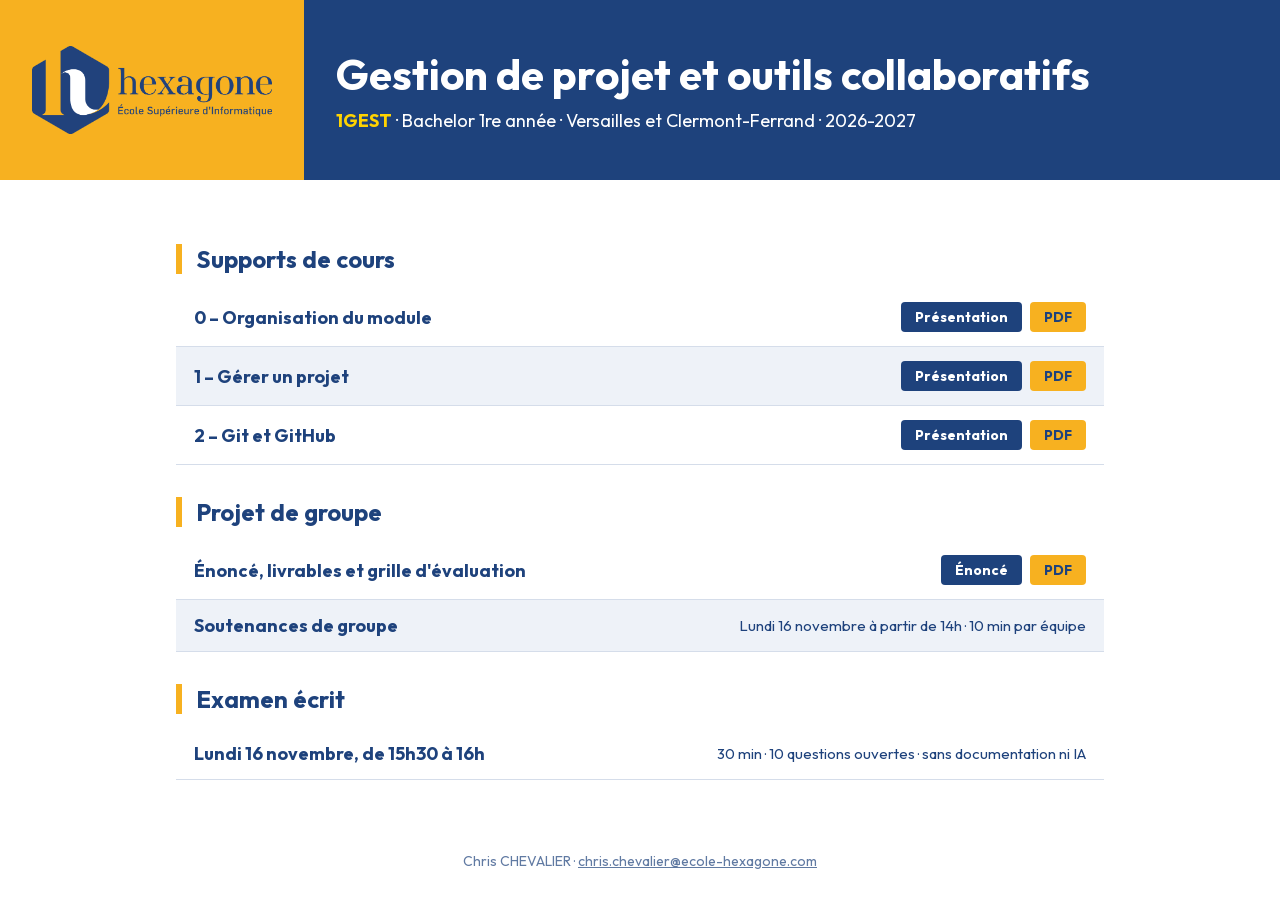
<file: index.html>
<!doctype html>
<html lang="fr">
<head>
  <meta charset="utf-8">
  <meta name="viewport" content="width=device-width, initial-scale=1">
  <title>1GEST – Gestion de projet et outils collaboratifs</title>
  <link rel="stylesheet" href="assets/fonts/outfit.css">
  <style>
    :root { --marine: #1E427C; --ambre: #F7B120; --jaune: #FFD301; --gris-clair: #EEF2F8; }
    * { box-sizing: border-box; }
    body { margin: 0; font-family: "Outfit", Arial, "Helvetica Neue", Helvetica, sans-serif; color: var(--marine); background: #fff; }
    header { background: var(--marine); color: #fff; display: flex; align-items: stretch; min-height: 180px; }
    header .panneau { background: var(--ambre); display: flex; align-items: center; justify-content: center; padding: 24px 32px; flex: 0 0 auto; }
    header .panneau img { width: 240px; max-width: 60vw; display: block; }
    header .titre { padding: 28px 32px; display: flex; flex-direction: column; justify-content: center; }
    header h1 { margin: 0 0 8px; font-size: clamp(28px, 5vw, 42px); }
    header p { margin: 0; font-size: 18px; }
    header .code { color: var(--jaune); font-weight: 700; }
    main { max-width: 960px; margin: 0 auto; padding: 32px 16px 48px; }
    h2 { font-size: 24px; margin: 32px 0 14px; padding-left: 14px; border-left: 6px solid var(--ambre); }
    ul { list-style: none; margin: 0; padding: 0; }
    li { display: flex; flex-wrap: wrap; align-items: center; justify-content: space-between; gap: 10px;
         padding: 14px 18px; border-bottom: 1px solid #D5DDEA; }
    li:nth-child(even) { background: var(--gris-clair); }
    li .nom { font-weight: 700; font-size: 18px; }
    li .liens a { display: inline-block; margin-left: 8px; padding: 6px 14px; border-radius: 4px; font-weight: 700;
                  font-size: 14px; text-decoration: none; background: var(--marine); color: #fff; }
    li .liens a.pdf { background: var(--ambre); color: var(--marine); }
    li .info { font-size: 15px; }
    li.a-venir .nom { opacity: .5; }
    li.a-venir .liens { font-size: 14px; opacity: .6; }
    footer { text-align: center; font-size: 14px; opacity: .7; padding: 24px 16px; }
    @media (max-width: 640px) { header { flex-direction: column; } li .liens a { margin: 0 8px 0 0; } }
  </style>
</head>
<body>
  <header>
    <div class="panneau"><img src="assets/charte/logo-hexagone.png" alt="École Hexagone"></div>
    <div class="titre">
      <h1>Gestion de projet et outils collaboratifs</h1>
      <p><span class="code">1GEST</span> · Bachelor 1re année · Versailles et Clermont-Ferrand · 2026-2027</p>
    </div>
  </header>
  <main>
    <h2>Supports de cours</h2>
    <ul>
      <li>
        <span class="nom">0 – Organisation du module</span>
        <span class="liens"><a href="cours/0-organisation-du-module.html">Présentation</a><a class="pdf" href="pdf/0-organisation-du-module.pdf">PDF</a></span>
      </li>
      <li>
        <span class="nom">1 – Gérer un projet</span>
        <span class="liens"><a href="cours/1-gerer-un-projet.html">Présentation</a><a class="pdf" href="pdf/1-gerer-un-projet.pdf">PDF</a></span>
      </li>
      <li>
        <span class="nom">2 – Git et GitHub</span>
        <span class="liens"><a href="cours/2-git-et-github.html">Présentation</a><a class="pdf" href="pdf/2-git-et-github.pdf">PDF</a></span>
      </li>
    </ul>

    <h2>Projet de groupe</h2>
    <ul>
      <li>
        <span class="nom">Énoncé, livrables et grille d'évaluation</span>
        <span class="liens"><a href="projet/projet.html">Énoncé</a><a class="pdf" href="pdf/projet.pdf">PDF</a></span>
      </li>
      <li>
        <span class="nom">Soutenances de groupe</span>
        <span class="info">Lundi 16 novembre à partir de 14h · 10 min par équipe</span>
      </li>
    </ul>

    <h2>Examen écrit</h2>
    <ul>
      <li>
        <span class="nom">Lundi 16 novembre, de 15h30 à 16h</span>
        <span class="info">30 min · 10 questions ouvertes · sans documentation ni IA</span>
      </li>
    </ul>
  </main>
  <footer>Chris CHEVALIER · <a href="mailto:chris.chevalier@ecole-hexagone.com" style="color: inherit;">chris.chevalier@ecole-hexagone.com</a></footer>
</body>
</html>
</file>
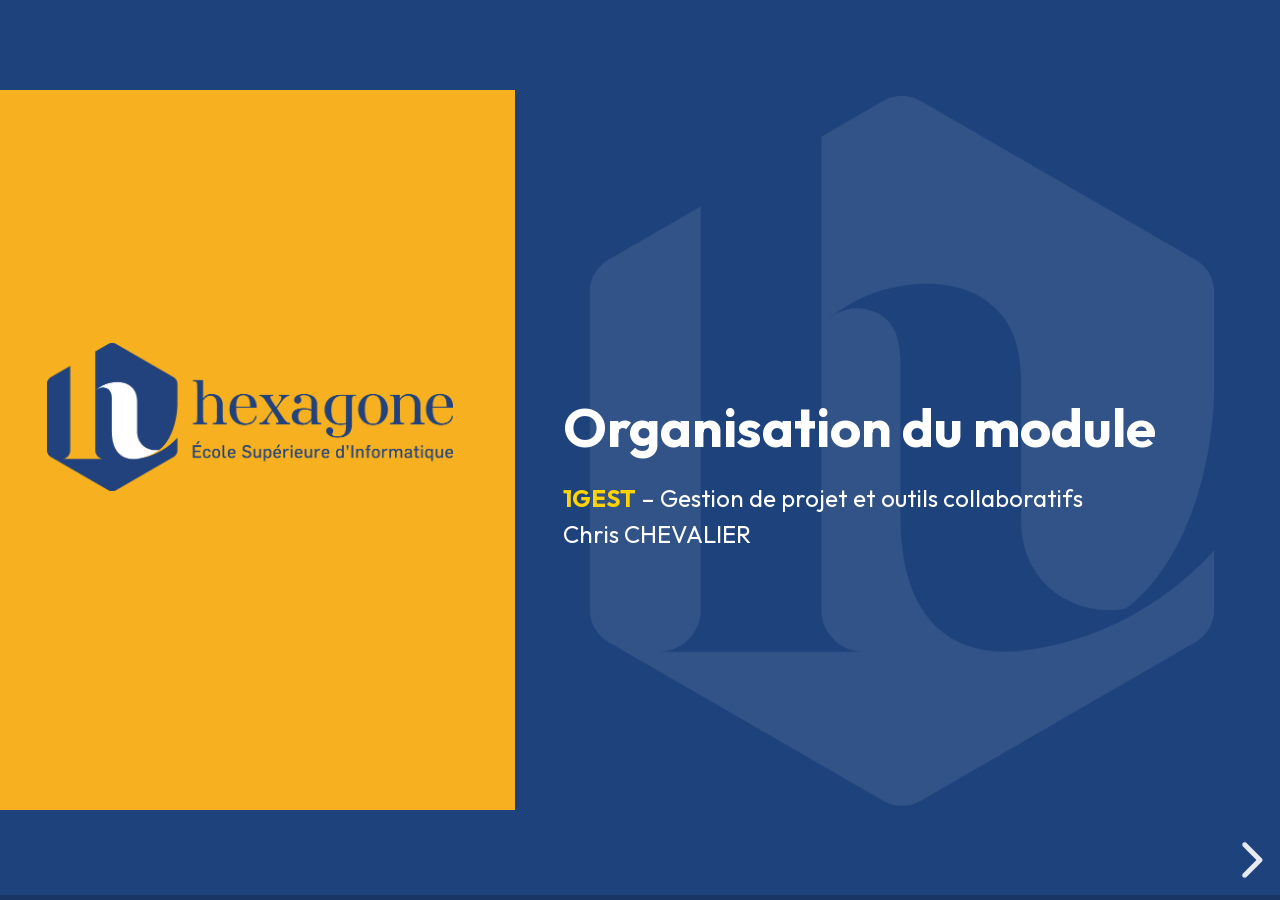
<file: cours/0-organisation-du-module.html>
<!doctype html>
<html lang="fr">
<head>
  <meta charset="utf-8">
  <meta name="viewport" content="width=device-width, initial-scale=1">
  <title>Organisation du module – 1GEST</title>
  <link rel="stylesheet" href="../assets/vendor/reveal/dist/reset.css">
  <link rel="stylesheet" href="../assets/vendor/reveal/dist/reveal.css">
  <link rel="stylesheet" href="../assets/css/hexagone.css">
</head>
<body data-pied="1GEST – Gestion de projet et outils collaboratifs · Organisation du module">
<div class="reveal">
<div class="slides">

  <!-- ================================================================== -->
  <section data-layout="titre">
    <h1>Organisation du module</h1>
    <div class="sous-titre">
      <span class="code-module">1GEST</span> – Gestion de projet et outils collaboratifs<br>
      Chris CHEVALIER
    </div>
    <aside class="notes">
      Accueil des deux classes : Versailles en salle, Clermont-Ferrand sur Teams. Vérifier le son et le partage d'écran avec Clermont avant de commencer.
      Tour de table rapide : qui a déjà travaillé en équipe sur un projet (scolaire, associatif, professionnel) ? Qui a déjà utilisé Trello ou GitHub ?
    </aside>
  </section>

  <!-- ================================================================== -->
  <section data-layout="sommaire">
    <h1>Sommaire</h1>
    <ol>
      <li>Le module</li>
      <li>Le déroulé</li>
      <li>Modalités d'évaluation</li>
    </ol>
  </section>

  <!-- ================================================================== -->
  <section data-layout="section">
    <div class="numero">#1</div>
    <h2>Le module</h2>
    <div class="sous-titre">Organisation du module</div>
  </section>

  <!-- ================================================================== -->
  <section>
    <h2>Pourquoi ce module ?</h2>
    <div class="corps">
      <ul>
        <li>Beaucoup de projets informatiques dépassent leur budget ou leurs délais. La cause est rarement technique : besoin mal compris, tâches oubliées, équipe mal coordonnée</li>
        <li>En entreprise, vous travaillerez <strong>toujours en équipe</strong>, avec un client, des échéances et des outils partagés</li>
        <li>Les projets de groupe de votre formation commencent bientôt. Autant prendre tout de suite les bons réflexes</li>
      </ul>
      <div class="encadre" style="margin-top: 22px;">
        Ce module ne demande <strong>aucune ligne de code</strong>. On apprend à organiser un projet, à se répartir le travail et à garder une trace de tout ce que l'équipe produit.
      </div>
    </div>
    <aside class="notes">
      Les études du Standish Group (rapport CHAOS) placent chaque année une large part des projets informatiques en dépassement de budget ou de délai.
      Rassurer : aucun prérequis technique. Le projet produit des documents, pas du code.
    </aside>
  </section>

  <!-- ================================================================== -->
  <section>
    <h2>Objectifs du module</h2>
    <div class="corps">
      <p>À l'issue du module, vous serez capables de :</p>
      <ul>
        <li><strong>Cadrer un projet</strong> : comprendre le besoin d'un client, fixer les objectifs, les livrables et les jalons</li>
        <li><strong>Choisir une méthode</strong> : cycle en V ou méthode agile (Scrum, Kanban)</li>
        <li><strong>Planifier et suivre</strong> : découper en tâches, estimer, suivre l'avancement sur un tableau partagé</li>
        <li><strong>Collaborer avec Git et GitHub</strong> : versionner les documents de l'équipe, proposer et relire des modifications</li>
        <li><strong>Rendre compte</strong> : présenter l'avancement d'un projet à l'oral</li>
      </ul>
    </div>
  </section>

  <!-- ================================================================== -->
  <section>
    <h2>Programme</h2>
    <div class="corps">
      <div class="colonnes">
        <div class="carte">
          <h3>Cours 1 – Gérer un projet</h3>
          Projet, objectifs, livrables, jalons, acteurs, cycle de vie, cycle en V, agilité, Scrum et Kanban
        </div>
        <div class="carte">
          <h3>Cours 2 – Git et GitHub</h3>
          Versionner, commit, branches, pull request, conflits, issues et suivi du projet sur GitHub
        </div>
      </div>
      <div class="colonnes" style="margin-top: 26px;">
        <div class="carte ambre">
          <h3>Atelier 1 – Simuler un projet</h3>
          Un client, un besoin flou, une équipe : on cadre, on découpe, on estime et on planifie sur Trello
        </div>
        <div class="carte pleine">
          <h3>Atelier 2 – Collaborer sur GitHub</h3>
          Le même projet passe sur GitHub : issues, documents de l'équipe, pull requests et soutenance
        </div>
      </div>
    </div>
  </section>

  <!-- ================================================================== -->
  <section>
    <h2>Les outils</h2>
    <div class="corps">
      <table>
        <tr><th>Outil</th><th>À quoi il sert</th><th>Quand</th></tr>
        <tr><td><a href="https://trello.com/" target="_blank"><strong>Trello</strong></a></td><td>Tableau partagé où chaque tâche est une carte qu'on déplace de colonne en colonne</td><td>12 novembre</td></tr>
        <tr><td><a href="https://github.com/" target="_blank"><strong>GitHub</strong></a></td><td>Site qui héberge les fichiers de l'équipe et leur historique, avec un tableau de suivi du projet</td><td>16 novembre</td></tr>
        <tr><td><a href="https://desktop.github.com/download/" target="_blank"><strong>GitHub Desktop</strong></a></td><td>Application qui permet d'utiliser Git sans taper de commande</td><td>16 novembre</td></tr>
        <tr><td><a href="https://teams.microsoft.com/" target="_blank"><strong>Teams</strong></a></td><td>Le lien avec le groupe de Clermont-Ferrand, qui suit le module à distance</td><td>Les deux jours</td></tr>
      </table>
      <div class="encadre marine" style="margin-top: 22px;">
        Activez la <strong>double authentification</strong> sur chaque compte que vous créez. Un mot de passe seul ne protège plus un compte.
      </div>
      <p class="petit muet">Double authentification : en plus du mot de passe, un code temporaire (application ou clé physique) prouve que c'est bien vous.</p>
    </div>
    <aside class="notes">
      Trello est gratuit pour une petite équipe. GitHub est gratuit pour des dépôts privés. GitHub Desktop existe pour Windows et macOS.
      La question de la souveraineté numérique (GitHub appartient à Microsoft) est traitée dans le cours 2.
    </aside>
  </section>

  <!-- ================================================================== -->
  <section data-layout="section">
    <div class="numero">#2</div>
    <h2>Le déroulé</h2>
    <div class="sous-titre">Organisation du module</div>
  </section>

  <!-- ================================================================== -->
  <section>
    <h2>Calendrier</h2>
    <div class="corps">
      <div class="frise">
        <div class="etape">
          <div class="date">Jeu. 12 novembre</div>
          <ul>
            <li>Cours 1 – Gérer un projet</li>
            <li>Atelier 1 – Simuler un projet</li>
            <li>Point d'étape de chaque groupe</li>
            <li><a href="https://kahoot.it/" target="_blank">Kahoot</a></li>
          </ul>
        </div>
        <div class="etape marine">
          <div class="date">13 → 15 novembre</div>
          <ul>
            <li>Compte GitHub et double authentification</li>
            <li>GitHub Desktop installé</li>
            <li>Tableau Trello terminé</li>
          </ul>
        </div>
        <div class="etape">
          <div class="date">Lun. 16 novembre</div>
          <ul>
            <li>Cours 2 – Git et GitHub</li>
            <li>Atelier 2 – Collaborer sur GitHub</li>
            <li>Kahoot de révision</li>
            <li>Soutenances puis examen écrit</li>
          </ul>
        </div>
      </div>
      <div class="encadre" style="margin-top: 26px;">
        Entre les deux journées, finissez ce qui n'a pas été fait en séance. Le 16 novembre, chacun doit pouvoir ouvrir GitHub Desktop avec son compte dès 9h.
      </div>
    </div>
  </section>

  <!-- ================================================================== -->
  <section>
    <h2>Les deux journées</h2>
    <div class="corps">
      <div class="colonnes">
        <div>
          <table class="dense">
            <tr><th colspan="2">Jeudi 12 novembre</th></tr>
            <tr><td>Matin</td><td>Organisation, cours 1, début de l'atelier 1</td></tr>
            <tr><td>Après-midi</td><td>Atelier 1 : backlog, estimation, Trello</td></tr>
            <tr><td></td><td>Point d'étape de chaque groupe</td></tr>
            <tr><td>Fin de journée</td><td>Kahoot</td></tr>
          </table>
        </div>
        <div>
          <table class="dense">
            <tr><th colspan="2">Lundi 16 novembre</th></tr>
            <tr><td>Matin</td><td>Cours 2 puis atelier 2</td></tr>
            <tr><td>14h00</td><td>Soutenances de groupe</td></tr>
            <tr><td></td><td>Kahoot de révision</td></tr>
            <tr><td>15h30</td><td>Examen écrit</td></tr>
          </table>
        </div>
      </div>
      <div class="encadre marine" style="margin-top: 20px;">
        Le cours occupe le début de matinée. Tout le reste est de la pratique. Levez la main (ou écrivez dans Teams) dès que vous êtes bloqués. <strong>Rester bloqué 20 minutes, c'est 20 minutes perdues</strong>.
      </div>
    </div>
    <aside class="notes">
      Pause déjeuner de 13h à 14h. Pauses courtes vers 10h30 et 15h15.
    </aside>
  </section>

  <!-- ================================================================== -->
  <section>
    <h2>Deux classes, un seul module</h2>
    <div class="corps">
      <div class="colonnes">
        <div class="carte">
          <h3>Versailles · en salle</h3>
          <ul>
            <li>Groupes de 3</li>
            <li>Je passe dans chaque groupe pendant les ateliers</li>
          </ul>
        </div>
        <div class="carte">
          <h3>Clermont-Ferrand · sur Teams</h3>
          <ul>
            <li>Un groupe de 3, ensemble au campus</li>
            <li>Un ordinateur relié à la réunion Teams</li>
            <li>Je vous rejoins régulièrement et dès que vous le demandez. Le chat sert pour les questions</li>
            <li>Examen écrit sur papier, surveillé sur place</li>
          </ul>
        </div>
      </div>
      <div class="encadre" style="margin-top: 22px;">
        Le travail à distance est la norme dans beaucoup d'équipes. Les outils de ce module (Trello, GitHub) sont justement faits pour ça.
      </div>
    </div>
  </section>

  <!-- ================================================================== -->
  <section data-layout="section">
    <div class="numero">#3</div>
    <h2>Modalités d'évaluation</h2>
    <div class="sous-titre">Organisation du module</div>
  </section>

  <!-- ================================================================== -->
  <section>
    <h2>Modalités d'évaluation</h2>
    <div class="corps">
      <table>
        <tr><th>Épreuve</th><th>Conditions</th><th class="num">Poids</th></tr>
        <tr><td><strong>Projet de groupe</strong> <span class="etiquette">Pratique</span></td><td>Livrables de l'équipe (Trello, dépôt GitHub, documents) et soutenance le 16 novembre</td><td class="num"><strong>50 %</strong></td></tr>
        <tr><td><strong>Examen écrit</strong> <span class="etiquette ambre">Théorie</span></td><td>30 min le 16 novembre, 10 questions ouvertes, sans documentation ni IA</td><td class="num"><strong>50 %</strong></td></tr>
      </table>
      <div class="encadre marine" style="margin-top: 22px;">
        La note des livrables est commune au groupe. À la soutenance, <strong>chaque membre est interrogé</strong> individuellement : cette question distingue les notes.
      </div>
    </div>
  </section>

  <!-- ================================================================== -->
  <section>
    <h2>Projet et soutenance</h2>
    <div class="corps">
      <div class="colonnes">
        <div class="carte">
          <h3>Livrables du groupe · 12 points</h3>
          <ul>
            <li>Besoin du client reformulé</li>
            <li>Backlog estimé et planifié</li>
            <li>Tableau Trello à jour</li>
            <li>Dépôt GitHub : issues, documents, pull requests, suivi du projet</li>
            <li>Rétrospective</li>
            <li>README du dépôt, rédigé en Markdown</li>
          </ul>
        </div>
        <div class="carte">
          <h3>Soutenance · 8 points · 10 min</h3>
          <ul>
            <li><strong>5 min</strong> : présentation du projet par toute l'équipe</li>
            <li>Puis <strong>une question à chacun</strong> sur le travail du groupe, sans IA</li>
            <li>Clermont-Ferrand présente sur Teams en partageant son écran</li>
          </ul>
        </div>
      </div>
      <p class="petit muet" style="margin-top: 18px;">La grille détaillée est dans l'énoncé du projet.</p>
    </div>
  </section>

  <!-- ================================================================== -->
  <section>
    <h2>L'IA générative : autorisée, à une condition</h2>
    <div class="corps">
      <div class="colonnes">
        <div>
          <ul>
            <li>ChatGPT, Claude, Le Chat… peuvent vous aider à <strong>reformuler</strong> ou <strong>relire</strong> un document</li>
            <li>Les décisions restent celles de l'équipe : le besoin, les priorités, les estimations</li>
            <li>Déclarez votre usage dans le README : quels outils, pour quoi faire</li>
          </ul>
        </div>
        <div>
          <ul>
            <li>La soutenance et l'examen se font <strong>sans IA</strong></li>
            <li>Un document que personne dans l'équipe ne sait expliquer n'est pas compté</li>
            <li>Ne collez jamais dans une IA des informations confidentielles d'un client</li>
          </ul>
        </div>
      </div>
      <div class="encadre" style="margin-top: 8px;">
        Conseil : utilisez l'IA comme un <strong>relecteur</strong>, pas comme un <strong>auteur</strong>.
      </div>
    </div>
    <aside class="notes">
      Le Chat est l'assistant de Mistral AI, entreprise française : l'occasion de citer une alternative européenne.
    </aside>
  </section>

  <!-- ================================================================== -->
  <section data-layout="titre">
    <h1>Des questions ?</h1>
    <div class="sous-titre">
      Chris CHEVALIER<br>
      chris.chevalier@ecole-hexagone.com
    </div>
  </section>

</div>
</div>

<script src="../assets/vendor/reveal/dist/reveal.js"></script>
<script src="../assets/vendor/reveal/plugin/highlight/highlight.js"></script>
<script src="../assets/vendor/reveal/plugin/notes/notes.js"></script>
<script src="../assets/js/hexagone.js"></script>
</body>
</html>
</file>
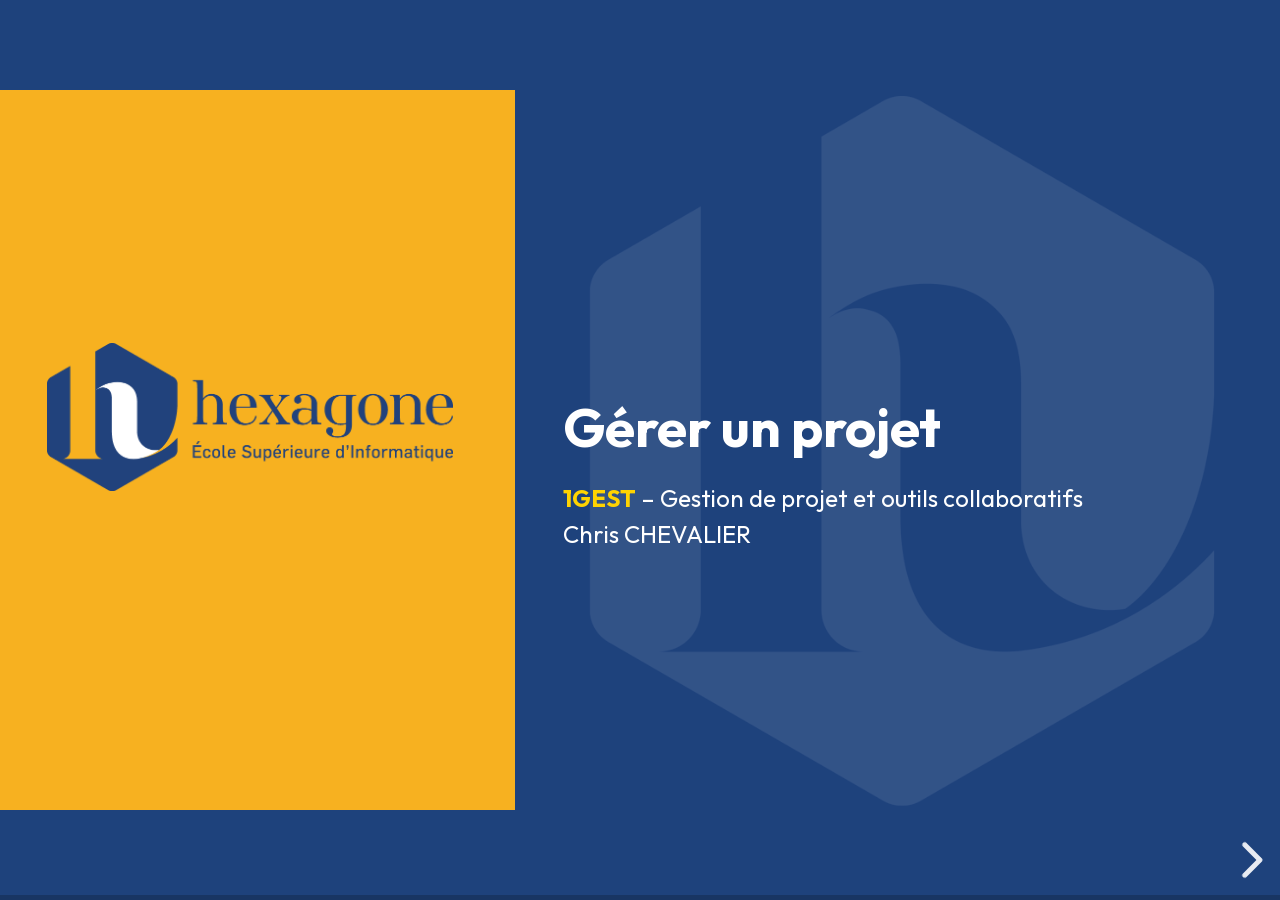
<file: cours/1-gerer-un-projet.html>
<!doctype html>
<html lang="fr">
<head>
  <meta charset="utf-8">
  <meta name="viewport" content="width=device-width, initial-scale=1">
  <title>Gérer un projet – 1GEST</title>
  <link rel="stylesheet" href="../assets/vendor/reveal/dist/reset.css">
  <link rel="stylesheet" href="../assets/vendor/reveal/dist/reveal.css">
  <link rel="stylesheet" href="../assets/css/hexagone.css">
  <style>
    /* Schémas du cours, construits en HTML */
    .reveal .chaine { display: flex; align-items: stretch; gap: 0; margin: 10px 0; }
    .reveal .chaine .bloc { flex: 1; background: #EEF2F8; border-top: 4px solid #1E427C; padding: 10px 12px; font-size: .62em; line-height: 1.3; }
    .reveal .chaine .bloc strong { display: block; font-size: 1.15em; margin-bottom: 4px; }
    .reveal .chaine .bloc.ambre { border-top-color: #F7B120; background: #FFF6E0; }
    .reveal .chaine .fleche { flex: 0 0 26px; display: flex; align-items: center; justify-content: center; color: #F7B120; font-weight: 700; font-size: .9em; }
    .reveal .cascade { display: grid; grid-template-columns: repeat(5, 1fr); gap: 6px; margin: 12px 0 0; align-items: start; }
    .reveal .cascade div { background: #1E427C; color: #fff; padding: 8px 10px; font-size: .58em; font-weight: 600; border-radius: 3px; }
    .reveal .cascade div:nth-child(1) { margin-top: 0; }
    .reveal .cascade div:nth-child(2) { margin-top: 34px; }
    .reveal .cascade div:nth-child(3) { margin-top: 68px; }
    .reveal .cascade div:nth-child(4) { margin-top: 102px; }
    .reveal .cascade div:nth-child(5) { margin-top: 136px; }
    .reveal .cycle-v { display: grid; grid-template-columns: 1fr 1fr; column-gap: 70px; row-gap: 8px; margin: 6px auto 0; max-width: 760px; position: relative; }
    .reveal .cycle-v div { padding: 7px 12px; font-size: .56em; border-radius: 3px; }
    .reveal .cycle-v .g { background: #1E427C; color: #fff; }
    .reveal .cycle-v .d { background: #F7B120; color: #1E427C; font-weight: 600; }
    .reveal .cycle-v .g1 { margin-right: 0; } .reveal .cycle-v .g2 { margin-left: 40px; } .reveal .cycle-v .g3 { margin-left: 80px; }
    .reveal .cycle-v .d1 { margin-left: 0; } .reveal .cycle-v .d2 { margin-right: 40px; } .reveal .cycle-v .d3 { margin-right: 80px; }
    .reveal .cycle-v .bas { grid-column: 1 / span 2; justify-self: center; background: #EEF2F8; color: #1E427C; font-weight: 700; width: 46%; text-align: center; }
    .reveal .gantt { width: 100%; border-collapse: collapse; font-size: .55em; }
    .reveal .gantt td, .reveal .gantt th { padding: 5px 4px; border: none; }
    .reveal .gantt th { background: #1E427C; color: #fff; font-weight: 600; text-align: center; }
    .reveal .gantt td:first-child { width: 34%; text-align: left; }
    .reveal .gantt .b { background: #1E427C; }
    .reveal .gantt .a { background: #F7B120; }
    .reveal .gantt .j { text-align: center; color: #F7B120; font-size: 1.4em; line-height: 1; }
    .reveal .kanban { display: grid; grid-template-columns: repeat(4, 1fr); gap: 12px; margin-top: 8px; }
    .reveal .kanban .col { background: #EEF2F8; border-radius: 6px; padding: 8px; min-height: 230px; }
    .reveal .kanban .col h4 { margin: 0 0 8px; font-size: .55em; text-transform: none; color: #1E427C; }
    .reveal .kanban .ticket { background: #fff; border-left: 4px solid #1E427C; border-radius: 4px; padding: 6px 8px; margin-bottom: 7px; font-size: .48em; line-height: 1.3; box-shadow: 0 1px 2px rgba(0,0,0,.12); }
    .reveal .kanban .ticket.ambre { border-left-color: #F7B120; }
    .reveal .kanban .ticket .pts { float: right; background: #1E427C; color: #fff; border-radius: 9px; padding: 0 6px; font-size: .9em; }
    .reveal .scrum { display: flex; align-items: center; gap: 8px; margin-top: 10px; }
    .reveal .scrum .boite { background: #EEF2F8; border-top: 4px solid #1E427C; padding: 8px 10px; font-size: .52em; text-align: center; flex: 1; }
    .reveal .scrum .boite.sprint { flex: 1.6; background: #1E427C; color: #fff; border-top-color: #F7B120; }
    .reveal .scrum .boite.sprint .petit-cercle { display: inline-block; margin-top: 6px; background: #F7B120; color: #1E427C; border-radius: 12px; padding: 2px 10px; font-weight: 700; }
    .reveal .scrum .fl { color: #F7B120; font-weight: 700; font-size: .8em; }
    .reveal .cartes-poker { display: flex; gap: 10px; margin: 8px 0 4px; }
    .reveal .cartes-poker span { width: 54px; height: 76px; border: 3px solid #1E427C; border-radius: 8px; display: flex; align-items: center; justify-content: center; font-weight: 700; font-size: .8em; color: #1E427C; background: #fff; }
    .reveal .cartes-poker span.q { border-color: #F7B120; color: #F7B120; }
    .reveal .meteo { display: grid; grid-template-columns: repeat(3, 1fr); gap: 12px; }
    .reveal .meteo div { border-radius: 6px; padding: 12px 14px; font-size: .66em; }
    .reveal .artefacts { display: flex; align-items: stretch; gap: 8px; }
    .reveal .artefacts .col { flex: 1; background: #EEF2F8; border-radius: 6px; padding: 8px; }
    .reveal .artefacts .col h4 { margin: 0 0 8px; font-size: .55em; text-transform: none; color: #1E427C; }
    .reveal .artefacts .col p { font-size: .5em; margin: 6px 0 0; color: #55607A; }
    .reveal .artefacts .ticket { background: #fff; border-left: 4px solid #1E427C; border-radius: 4px; padding: 4px 8px; margin-bottom: 5px; font-size: .5em; box-shadow: 0 1px 2px rgba(0,0,0,.12); }
    .reveal .artefacts .ticket.ambre { border-left-color: #F7B120; }
    .reveal .artefacts .ticket .pts { float: right; background: #1E427C; color: #fff; border-radius: 9px; padding: 0 6px; }
    .reveal .artefacts .ecran { background: #1E427C; color: #fff; border-radius: 6px; border-top: 14px solid #0F2A55; padding: 10px 12px; font-size: .55em; line-height: 1.6; }
    .reveal .artefacts .fleche { display: flex; align-items: center; color: #F7B120; font-weight: 700; font-size: .9em; }
    .reveal .story { background: #FFF6E0; border-left: 6px solid #F7B120; padding: 12px 16px; font-size: .72em; line-height: 1.45; }
  </style>
</head>
<body data-pied="1GEST – Gestion de projet et outils collaboratifs · Gérer un projet">
<div class="reveal">
<div class="slides">

  <!-- ================================================================== -->
  <section data-layout="titre">
    <h1>Gérer un projet</h1>
    <div class="sous-titre">
      <span class="code-module">1GEST</span> – Gestion de projet et outils collaboratifs<br>
      Chris CHEVALIER
    </div>
  </section>

  <!-- ================================================================== -->
  <section data-layout="sommaire">
    <h1>Sommaire</h1>
    <ol>
      <li>Qu'est-ce qu'un projet ?</li>
      <li>Cadrer, planifier, suivre</li>
      <li>Les méthodes de gestion de projet</li>
      <li>Scrum et Kanban en pratique</li>
    </ol>
  </section>

  <!-- ================================================================== -->
  <section data-layout="section">
    <div class="numero">#1</div>
    <h2>Qu'est-ce qu'un projet ?</h2>
    <div class="sous-titre">Gérer un projet</div>
  </section>

  <!-- ================================================================== -->
  <section>
    <h2>Un exemple pour tout le cours</h2>
    <div class="corps">
      <div class="colonnes">
        <div>
          <p>Le bureau des étudiants organise un <strong>tournoi Mario Kart</strong>. Il veut une application web pour :</p>
          <ul>
            <li>inscrire les joueurs ;</li>
            <li>afficher la grille des courses ;</li>
            <li>suivre les scores en direct.</li>
          </ul>
        </div>
        <div class="carte ambre">
          <h3>Ce que je sais au départ</h3>
          <ul class="dense">
            <li>Le tournoi a lieu dans <strong>6 semaines</strong></li>
            <li>Nous sommes <strong>trois</strong> : Chris, Manon et Cosmo</li>
            <li><strong>Aucun budget</strong></li>
          </ul>
        </div>
      </div>
      <div class="encadre" style="margin-top: 18px;">
        Est-ce un projet ? Qu'est-ce qui le distingue de votre travail habituel ?
      </div>
    </div>
    <aside class="notes">
      Faire répondre la salle et Clermont avant la diapo suivante.
    </aside>
  </section>

  <!-- ================================================================== -->
  <section>
    <h2>Définition</h2>
    <div class="corps">
      <p>Un <strong>projet</strong> répond à un besoin avec :</p>
      <div class="colonnes c3" style="margin-top: 10px;">
        <div class="carte"><h3>Un objectif</h3>Un résultat précis, attendu par quelqu'un</div>
        <div class="carte"><h3>Un début et une fin</h3>Une date de livraison connue</div>
        <div class="carte"><h3>Des ressources limitées</h3>Du temps, des personnes, un budget</div>
      </div>
      <div class="encadre marine" style="margin-top: 22px;">
        Un projet est <strong>unique</strong>. Répondre chaque jour aux questions des clients d'un service d'assistance est une <strong>activité récurrente</strong>, pas un projet.
      </div>
    </div>
  </section>

  <!-- ================================================================== -->
  <section>
    <h2>Objectifs, livrables et jalons</h2>
    <div class="corps">
      <table>
        <tr><th style="width: 18%;">Notion</th><th>Définition</th><th style="width: 36%;">Pour le tournoi</th></tr>
        <tr><td><strong>Objectif</strong></td><td>Ce que le projet doit permettre, mesurable et daté</td><td>Inscrire 64 joueurs avant le 1er octobre</td></tr>
        <tr><td><strong>Livrable</strong></td><td>Un résultat concret remis au client</td><td>L'application en ligne</td></tr>
        <tr><td><strong>Jalon</strong></td><td>Une date clé où l'on vérifie une étape</td><td>Maquettes validées le 15 septembre</td></tr>
      </table>
      <div class="encadre" style="margin-top: 20px;">
        Un bon objectif est <strong>SMART</strong> : spécifique, mesurable, atteignable, réaliste et daté. « Faire une super appli » n'en est pas un.
      </div>
    </div>
    <aside class="notes">
      Faire reformuler « une super appli » en objectif SMART par la salle. Un jalon n'a pas de durée : c'est un point de passage, souvent dessiné en losange.
    </aside>
  </section>

  <!-- ================================================================== -->
  <section>
    <h2>Le triangle d'or</h2>
    <div class="corps">
      <div class="colonnes">
        <div style="display: flex; justify-content: center; align-items: center;">
          <img src="../assets/img/triangle-or.jpg" alt="Triangle d'or : coûts, délais et portée autour de la qualité" style="max-height: 400px; border-radius: 8px;">
        </div>
        <div>
          <ul>
            <li><strong>Coûts</strong> : le budget et les personnes</li>
            <li><strong>Délais</strong> : la date de livraison</li>
            <li><strong>Portée</strong> : ce qu'on livre (le périmètre)</li>
            <li>Au centre, la <strong>qualité</strong> dépend de l'équilibre des trois</li>
          </ul>
          <div class="encadre marine" style="margin-top: 14px;">
            Si l'un bouge, les autres bougent. Plus de fonctionnalités à date égale ? Il faut plus de monde… ou la qualité baisse.
          </div>
        </div>
      </div>
    </div>
    <aside class="notes">
      Pour le tournoi, les coûts et les délais sont figés. La seule variable est donc la portée : on fera moins mais bien.
    </aside>
  </section>

  <!-- ================================================================== -->
  <section>
    <h2>Les acteurs d'un projet</h2>
    <div class="corps">
      <div class="colonnes c3">
        <div class="carte ambre">
          <h3>Le client · MOA</h3>
          La <strong>maîtrise d'ouvrage</strong> exprime le besoin et valide les livrables. Ici, le bureau des étudiants.
        </div>
        <div class="carte">
          <h3>L'équipe · MOE</h3>
          La <strong>maîtrise d'œuvre</strong> réalise le projet. Ici, Chris, Manon et Cosmo.
        </div>
        <div class="carte">
          <h3>Les utilisateurs</h3>
          Ceux qui utiliseront le résultat. Ici, les joueurs et les arbitres.
        </div>
      </div>
      <div class="encadre" style="margin-top: 22px;">
        Le <strong>chef de projet</strong> fait le lien : il planifie, coordonne l'équipe et rend compte au client.
      </div>
      <p class="petit muet">MOA et MOE viennent du bâtiment : le maître d'ouvrage commande la maison, le maître d'œuvre la construit.</p>
    </div>
  </section>

  <!-- ================================================================== -->
  <section>
    <h2>Chacun voit le projet à sa façon</h2>
    <div class="corps">
      <img src="../assets/img/balancoire.jpg" alt="Dessin de la balançoire : le besoin vu par le client, l'ingénieur, le commercial, la documentation, puis le vrai besoin" style="display: block; max-width: 100%; max-height: 330px; margin: 0 auto; border-radius: 8px;">
      <div class="encadre marine" style="margin-top: 16px;">
        Le premier travail de l'équipe est d'<strong>écouter</strong> puis de <strong>reformuler</strong> le besoin, jusqu'à ce que tout le monde parle du même projet.
      </div>
    </div>
    <aside class="notes">
      Faire commenter chaque case. Pour le tournoi : le bureau des étudiants imagine un beau site, les arbitres veulent saisir un score en deux clics, les joueurs veulent savoir quand ils jouent.
    </aside>
  </section>

  <!-- ================================================================== -->
  <section data-layout="section">
    <div class="numero">#2</div>
    <h2>Cadrer, planifier, suivre</h2>
    <div class="sous-titre">Gérer un projet</div>
  </section>

  <!-- ================================================================== -->
  <section>
    <h2>Le cycle de vie d'un projet</h2>
    <div class="corps">
      <div class="chaine">
        <div class="bloc ambre"><strong>Cadrage</strong>Comprendre le besoin, estimer, planifier</div>
        <div class="fleche">→</div>
        <div class="bloc"><strong>Conception</strong>Maquettes, choix techniques</div>
        <div class="fleche">→</div>
        <div class="bloc"><strong>Réalisation</strong>Développement</div>
        <div class="fleche">→</div>
        <div class="bloc"><strong>Recette</strong>Le client vérifie le résultat</div>
        <div class="fleche">→</div>
        <div class="bloc"><strong>Livraison</strong>Mise en ligne</div>
        <div class="fleche">→</div>
        <div class="bloc ambre"><strong>Bilan</strong>Ce qu'on garde, ce qu'on change</div>
      </div>
      <div class="encadre" style="margin-top: 22px;">
        <strong>Une heure de cadrage économise des jours de travail.</strong>
      </div>
      <p class="petit muet">Recette : phase où le client teste le livrable et l'accepte (ou non).</p>
    </div>
  </section>

  <!-- ================================================================== -->
  <section>
    <h2>Comprendre le besoin et fixer le périmètre</h2>
    <div class="corps">
      <table class="dense">
        <tr><th style="width: 16%;">QQOQCCP</th><th style="width: 34%;">Ce qu'on cherche</th><th>Pour le tournoi</th></tr>
        <tr><td><strong>Quoi ?</strong></td><td>Le produit attendu</td><td>Une application web d'inscription et de scores</td></tr>
        <tr><td><strong>Qui ?</strong></td><td>Le client, les utilisateurs</td><td>Bureau des étudiants, joueurs, arbitres</td></tr>
        <tr><td><strong>Où ?</strong></td><td>Le lieu, le support</td><td>Sur téléphone, dans la salle du tournoi</td></tr>
        <tr><td><strong>Quand ?</strong></td><td>Les échéances</td><td>En ligne une semaine avant le tournoi</td></tr>
        <tr><td><strong>Comment ?</strong></td><td>Les moyens, les contraintes</td><td>Gratuit, hébergé par l'école</td></tr>
        <tr><td><strong>Combien ?</strong></td><td>Le budget, les quantités</td><td>0 €, 64 joueurs</td></tr>
        <tr><td><strong>Pourquoi ?</strong></td><td>La raison d'être</td><td>Fini les tableaux papier illisibles</td></tr>
      </table>
      <div class="encadre marine" style="margin-top: 14px;">
        Le <strong>périmètre</strong> dit aussi ce que le projet <strong>ne fera pas</strong>. Hors périmètre ici : le paiement, la vidéo des courses, la galerie de photos.
      </div>
    </div>
    <aside class="notes">
      QQOQCCP : les initiales des sept questions. Le « Pourquoi ? » est la question la plus importante : elle permet de trancher quand il faut renoncer à une fonctionnalité. Écrire le hors périmètre évite les « Ah, mais je pensais que… » juste avant la livraison.
    </aside>
  </section>

  <!-- ================================================================== -->
  <section>
    <h2>Découper le travail</h2>
    <div class="corps">
      <p>On découpe un gros objectif en <strong>tâches</strong> de quelques heures ou de quelques jours.</p>
      <div class="chaine" style="margin-top: 16px;">
        <div class="bloc ambre"><strong>Projet</strong>Application du tournoi</div>
        <div class="fleche">→</div>
        <div class="bloc"><strong>Fonctionnalité</strong>Saisie des scores</div>
        <div class="fleche">→</div>
        <div class="bloc"><strong>Tâches</strong>Maquette · formulaire · calcul du classement · test avec un arbitre</div>
      </div>
      <div class="encadre" style="margin-top: 20px;">
        Une bonne tâche a un <strong>verbe</strong>, un <strong>responsable</strong> et un <strong>critère de fin</strong> : « Manon dessine la maquette des scores, validée par un arbitre ».
      </div>
    </div>
  </section>

  <!-- ================================================================== -->
  <section>
    <h2>Estimer et chiffrer</h2>
    <div class="corps">
      <div class="colonnes">
        <div>
          <ul>
            <li>Estimer, c'est prévoir l'<strong>effort</strong> de chaque tâche</li>
            <li>On estime <strong>à plusieurs</strong> : chacun voit des difficultés différentes. En agile, on le fait avec le <strong>Planning Poker</strong>, présenté dans la partie Scrum</li>
            <li>On garde une <strong>marge</strong> pour l'imprévu</li>
          </ul>
        </div>
        <div class="carte ambre">
          <h3>Le chiffrage</h3>
          <p>On additionne les estimations en <strong>jours-homme</strong>, puis on multiplie par le coût d'une journée.</p>
          <p><strong>15 jours-homme × 350 € = 5 250 €</strong></p>
          <p class="petit muet">Jour-homme : le travail d'une personne pendant une journée. Taux journalier : le prix d'une journée de travail.</p>
        </div>
      </div>
      <div class="encadre marine" style="margin-top: 18px;">
        Une estimation n'est pas une promesse. On la <strong>révise</strong> dès qu'on en sait plus.
      </div>
    </div>
    <aside class="notes">
      Le chiffrage donne le coût du projet, l'un des trois sommets du triangle d'or. Pour le tournoi, le budget est nul : le chiffrage sert à vérifier que l'équipe a assez de temps.
      En agile, on estime plutôt en points, un effort relatif : une story à 2 points demande deux fois plus d'effort qu'une story à 1 point.
    </aside>
  </section>

  <!-- ================================================================== -->
  <section>
    <h2>Planifier : le diagramme de Gantt</h2>
    <div class="corps">
      <table class="gantt">
        <tr><th>Tâche</th><th>S1</th><th>S2</th><th>S3</th><th>S4</th><th>S5</th><th>S6</th></tr>
        <tr><td>Recueil du besoin</td><td class="a"></td><td></td><td></td><td></td><td></td><td></td></tr>
        <tr><td>Maquettes</td><td></td><td class="b"></td><td></td><td></td><td></td><td></td></tr>
        <tr><td>◆ Maquettes validées</td><td></td><td class="j">◆</td><td></td><td></td><td></td><td></td></tr>
        <tr><td>Inscriptions et grille</td><td></td><td></td><td class="b"></td><td class="b"></td><td></td><td></td></tr>
        <tr><td>Scores et classement</td><td></td><td></td><td></td><td class="b"></td><td class="b"></td><td></td></tr>
        <tr><td>Recette avec les arbitres</td><td></td><td></td><td></td><td></td><td class="a"></td><td></td></tr>
        <tr><td>◆ Mise en ligne</td><td></td><td></td><td></td><td></td><td></td><td class="j">◆</td></tr>
      </table>
      <div class="encadre" style="margin-top: 18px;">
        Le <strong>Gantt</strong> place les tâches dans le temps, avec les <strong>jalons</strong> ◆. Sur <a href="https://github.com/" target="_blank">GitHub</a>, la vue <a href="https://docs.github.com/fr/issues/planning-and-tracking-with-projects/customizing-views-in-your-project/customizing-the-roadmap-layout" target="_blank"><em>Roadmap</em></a> en donne un équivalent.
      </div>
    </div>
    <aside class="notes">
      Montrer les dépendances : les scores attendent les maquettes. Un outil libre dédié existe (GanttProject), mais la vue Roadmap suffit pour un petit projet.
    </aside>
  </section>

  <!-- ================================================================== -->
  <section>
    <h2>Suivre l'avancement et rendre compte</h2>
    <div class="corps">
      <p>Chaque semaine, le chef de projet fait un <strong>point d'étape</strong> au client :</p>
      <div class="meteo" style="margin-top: 10px;">
        <div style="background: #E5F4EA;"><strong>☀️ Dans les temps</strong><br>Tout avance comme prévu</div>
        <div style="background: #FFF6E0;"><strong>⛅ Sous surveillance</strong><br>Un risque, mais on a un plan</div>
        <div style="background: #FBE5E5;"><strong>⛈️ En difficulté</strong><br>Le client doit décider</div>
      </div>
      <ul style="margin-top: 16px;">
        <li><strong>Ce qui est fait</strong></li>
        <li><strong>Ce qui reste à faire</strong></li>
        <li><strong>Ce qui bloque</strong></li>
      </ul>
      <p class="petit muet">On parle aussi de <em>reporting</em>.</p>
    </div>
    <aside class="notes">
      C'est le format du point d'étape de 3 minutes de cet après-midi. Le client préfère un retard annoncé tôt à une surprise.
    </aside>
  </section>

  <!-- ================================================================== -->
  <section data-layout="section">
    <div class="numero">#3</div>
    <h2>Les méthodes de gestion de projet</h2>
    <div class="sous-titre">Gérer un projet</div>
  </section>

  <!-- ================================================================== -->
  <section>
    <h2>Le modèle en cascade</h2>
    <div class="corps">
      <p>Les étapes du cycle de vie s'enchaînent <strong>dans un ordre fixe</strong>. On ne passe à la suivante qu'une fois la précédente validée.</p>
      <div class="cascade">
        <div>Cadrage</div>
        <div>Conception</div>
        <div>Réalisation</div>
        <div>Recette</div>
        <div>Livraison</div>
      </div>
      <div class="encadre marine" style="margin-top: 20px;">
        Adapté quand le besoin est connu et stable. On parle de méthode <strong>prédictive</strong> : tout est prévu au départ.
      </div>
    </div>
  </section>

  <!-- ================================================================== -->
  <section>
    <h2>Le cycle en V</h2>
    <div class="corps">
      <p>À chaque étape de conception correspond une étape de <strong>vérification</strong>.</p>
      <div class="cycle-v">
        <div class="g g1">Expression du besoin</div><div class="d d1">Recette par le client</div>
        <div class="g g2">Spécifications fonctionnelles</div><div class="d d2">Tests fonctionnels</div>
        <div class="g g3">Conception détaillée</div><div class="d d3">Tests unitaires</div>
        <div class="bas">Réalisation</div>
      </div>
      <div class="encadre" style="margin-top: 16px;">
        On descend pour concevoir, on remonte pour vérifier. Courant dans l'industrie ou la banque, où les erreurs coûtent cher.
      </div>
      <p class="petit muet">Spécifications fonctionnelles : ce que le logiciel doit faire, fonction par fonction. Tests fonctionnels : on vérifie chacune de ces fonctions. Tests unitaires : on vérifie chaque petit morceau du programme.</p>
    </div>
  </section>

  <!-- ================================================================== -->
  <section>
    <h2>Les limites des méthodes prédictives</h2>
    <div class="corps">
      <div class="colonnes c3">
        <div class="carte"><h3>L'effet tunnel</h3>Le client ne voit le produit qu'à la fin, parfois après des mois</div>
        <div class="carte"><h3>Le besoin change</h3>Nouveau règlement, concurrent, idée en cours de route… mais tout est déjà conçu</div>
        <div class="carte ambre"><h3>Les erreurs coûtent cher</h3>Une erreur de besoin se découvre à la recette : il faut tout reprendre</div>
      </div>
      <div class="story" style="margin-top: 20px;">
        Semaine 4 : le bureau des étudiants ajoute une <strong>catégorie en équipe</strong>. En cascade, la conception est figée. Que fait-on ?
      </div>
    </div>
    <aside class="notes">
      Laisser la salle proposer : refuser, décaler la date, tout reprendre… Aucune réponse n'est satisfaisante : c'est la transition vers l'agilité.
    </aside>
  </section>

  <!-- ================================================================== -->
  <section>
    <h2>Le Manifeste agile (2001)</h2>
    <div class="corps">
      <p>Face à ces limites, dix-sept développeurs écrivent le <a href="https://manifesteagile.fr/" target="_blank"><strong>Manifeste agile</strong></a> et ses quatre valeurs :</p>
      <table>
        <tr><th>Nous valorisons davantage…</th><th>… que</th></tr>
        <tr><td><strong>Les individus et leurs interactions</strong></td><td>les processus et les outils</td></tr>
        <tr><td><strong>Des logiciels opérationnels</strong></td><td>une documentation exhaustive</td></tr>
        <tr><td><strong>La collaboration avec les clients</strong></td><td>la négociation contractuelle</td></tr>
        <tr><td><strong>L'adaptation au changement</strong></td><td>le suivi d'un plan</td></tr>
      </table>
      <div class="encadre marine" style="margin-top: 16px;">
        L'agilité n'est pas l'absence de plan : la colonne de droite garde de la valeur.
      </div>
    </div>
  </section>

  <!-- ================================================================== -->
  <section>
    <h2>Prédictif ou agile ?</h2>
    <div class="corps">
      <table>
        <tr><th>Aspect</th><th>Cascade, cycle en V</th><th>Agile</th></tr>
        <tr><td><strong>Besoin</strong></td><td>Figé au départ</td><td>Précisé au fil du projet</td></tr>
        <tr><td><strong>Livraison</strong></td><td>Une seule, à la fin</td><td>Par petits morceaux utilisables, toutes les 1 à 4 semaines</td></tr>
        <tr><td><strong>Changement</strong></td><td>Coûteux, à éviter</td><td>Attendu, intégré au plan</td></tr>
        <tr><td><strong>Idéal pour</strong></td><td>Exigences stables</td><td>Besoin incertain</td></tr>
      </table>
      <div class="story" style="margin-top: 18px;">
        Et la <strong>catégorie en équipe</strong> ? En agile, elle entre simplement dans la prochaine livraison.
      </div>
    </div>
    <aside class="notes">
      Livrer par petits morceaux, c'est « itératif et incrémental ». Si le projet s'arrête plus tôt, le client a déjà l'essentiel. Beaucoup d'entreprises combinent les deux approches.
    </aside>
  </section>

  <!-- ================================================================== -->
  <section data-layout="titre">
    <h2>Pause</h2>
    <div class="sous-titre">15 minutes · on reprend avec Scrum et Kanban</div>
  </section>

  <!-- ================================================================== -->
  <section data-layout="section">
    <div class="numero">#4</div>
    <h2>Scrum et Kanban en pratique</h2>
    <div class="sous-titre">Gérer un projet</div>
  </section>

  <!-- ================================================================== -->
  <section>
    <h2>Scrum en un coup d'œil</h2>
    <div class="corps">
      <p><a href="https://scrumguides.org/scrum-guide.html" target="_blank">Scrum</a> est la méthode agile la plus répandue. Le travail avance par <strong>sprints</strong> de 1 à 4 semaines.</p>
      <div class="scrum">
        <div class="boite"><strong>Product backlog</strong><br>Tout ce qu'il y a à faire, par priorité</div>
        <span class="fl">→</span>
        <div class="boite"><strong>Sprint planning</strong><br>On choisit le travail du sprint</div>
        <span class="fl">→</span>
        <div class="boite sprint"><strong>Sprint</strong><br>L'équipe réalise le sprint backlog<br><span class="petit-cercle">Daily · 15 min chaque jour</span></div>
        <span class="fl">→</span>
        <div class="boite"><strong>Sprint review</strong><br>On montre le résultat au client</div>
        <span class="fl">→</span>
        <div class="boite"><strong>Rétrospective</strong><br>On améliore notre façon de travailler</div>
      </div>
      <div class="encadre" style="margin-top: 20px;">
        Puis un nouveau sprint commence.
      </div>
      <p class="petit muet">Backlog : liste de travail. Sprint : cycle court de travail.</p>
    </div>
    <aside class="notes">
      Scrum vient du rugby (la mêlée). Trois piliers : transparence, inspection, adaptation.
    </aside>
  </section>

  <!-- ================================================================== -->
  <section>
    <h2>Les rôles dans Scrum</h2>
    <div class="corps">
      <div class="colonnes c3">
        <div class="carte ambre">
          <h3>Product Owner</h3>
          Représente le client. Il <strong>priorise</strong> le backlog.
        </div>
        <div class="carte">
          <h3>Scrum Master</h3>
          Anime les réunions et <strong>lève les obstacles</strong>. Ce n'est pas un chef.
        </div>
        <div class="carte pleine">
          <h3>Developers</h3>
          Toute l'équipe qui réalise le produit. Elle décide <strong>comment</strong> faire.
        </div>
      </div>
      <div class="encadre marine" style="margin-top: 22px;">
        Pour le tournoi : Manon est Product Owner, Cosmo Scrum Master. Tous les trois, moi compris, sommes Developers.
      </div>
    </div>
    <aside class="notes">
      « Developers » désigne toute l'équipe de réalisation, même ceux qui ne codent pas. Une personne peut cumuler un rôle et faire partie des Developers.
    </aside>
  </section>

  <!-- ================================================================== -->
  <section>
    <h2>La user story</h2>
    <div class="corps">
      <p>Chaque élément du backlog s'écrit du point de vue de l'utilisateur :</p>
      <div class="story">
        <strong>En tant qu'</strong>arbitre,<br>
        <strong>je veux</strong> saisir le résultat d'une course depuis mon téléphone<br>
        <strong>afin de</strong> mettre à jour le classement sans attendre.
      </div>
      <p style="margin-top: 14px;"><strong>Critères d'acceptation</strong> : comment savoir que c'est terminé.</p>
      <ul class="dense">
        <li>Je choisis la course puis la position de chaque joueur ;</li>
        <li>le classement se met à jour en moins de 10 secondes.</li>
      </ul>
      <p class="petit muet"><em>User story</em> : « récit utilisateur ».</p>
    </div>
    <aside class="notes">
      Insister sur le « afin de » : c'est lui qui permet de prioriser.
    </aside>
  </section>

  <!-- ================================================================== -->
  <section>
    <h2>Prioriser le backlog : MoSCoW</h2>
    <div class="corps">
      <table>
        <tr><th style="width: 22%;">Priorité</th><th>Signification</th><th style="width: 36%;">Pour le tournoi</th></tr>
        <tr><td><span class="etiquette">Must</span> doit</td><td>Indispensable</td><td>Inscription, grille, scores</td></tr>
        <tr><td><span class="etiquette">Should</span> devrait</td><td>Importante, mais peut attendre</td><td>Classement sur grand écran</td></tr>
        <tr><td><span class="etiquette ambre">Could</span> pourrait</td><td>Un plus, si on a le temps</td><td>Statistiques par personnage</td></tr>
        <tr><td><span class="etiquette ambre">Won't</span> pas cette fois</td><td>Écartée pour cette version</td><td>Paiement en ligne</td></tr>
      </table>
      <div class="encadre marine" style="margin-top: 18px;">
        Le premier sprint ne contient que des <strong>Must</strong>. Le Product Owner tranche avec le client.
      </div>
    </div>
  </section>

  <!-- ================================================================== -->
  <section>
    <h2>Estimer à plusieurs : le Planning Poker</h2>
    <div class="corps">
      <div class="cartes-poker">
        <span>1</span><span>2</span><span>3</span><span>5</span><span>8</span><span>13</span><span class="q">?</span>
      </div>
      <ol style="margin-top: 10px;">
        <li>Le Product Owner lit une user story</li>
        <li>Chacun choisit une carte <strong>en secret</strong>, puis tout le monde la montre en même temps</li>
        <li>Les plus hautes et les plus basses s'expliquent</li>
        <li>On revote jusqu'à se mettre d'accord</li>
      </ol>
      <div class="encadre" style="margin-top: 14px;">
        Les cartes donnent des <strong>points d'effort</strong>, pas des heures. Une story à <strong>13 ou plus</strong> est trop grosse : on la découpe.
      </div>
    </div>
    <aside class="notes">
      Le vote secret évite de s'aligner sur le plus expérimenté. La carte « ? » veut dire « je ne comprends pas assez la story ». Les valeurs suivent la suite de Fibonacci. Cet après-midi, chaque étudiant installe une application gratuite de Planning Poker sur son téléphone (liens dans l'énoncé).
    </aside>
  </section>

  <!-- ================================================================== -->
  <section>
    <h2>Du backlog au sprint</h2>
    <div class="corps">
      <div class="colonnes">
        <div>
          <ul>
            <li>La <strong>vélocité</strong> est le nombre de points réalisés en un sprint</li>
            <li>Au début, on fixe une <strong>capacité</strong> prudente</li>
            <li>On prend les stories les plus prioritaires jusqu'à la remplir</li>
          </ul>
        </div>
        <div class="carte ambre">
          <h3>Pour le tournoi</h3>
          <ul class="dense">
            <li>Capacité : 20 points</li>
            <li>Sprint 1 : inscription (5), grille (8), connexion des arbitres (5) = 18 points</li>
            <li>Il reste 2 points : pas de place pour une story à 5</li>
          </ul>
        </div>
      </div>
      <div class="encadre marine" style="margin-top: 18px;">
        Chaque fin de sprint est un <strong>jalon</strong> : le client voit le résultat.
      </div>
    </div>
  </section>

  <!-- ================================================================== -->
  <section>
    <h2>Les artefacts et la définition de « terminé »</h2>
    <div class="corps">
      <div class="artefacts">
        <div class="col"><h4>Product backlog</h4>
          <div class="ticket">Inscription des joueurs <span class="pts">5</span></div>
          <div class="ticket">Grille des courses <span class="pts">8</span></div>
          <div class="ticket">Connexion des arbitres <span class="pts">5</span></div>
          <div class="ticket">Classement sur grand écran <span class="pts">5</span></div>
          <div class="ticket">Statistiques <span class="pts">3</span></div>
          <p>Tout ce que le produit pourrait contenir</p>
        </div>
        <div class="fleche">→</div>
        <div class="col"><h4>Sprint backlog</h4>
          <div class="ticket ambre">Inscription des joueurs <span class="pts">5</span></div>
          <div class="ticket ambre">Grille des courses <span class="pts">8</span></div>
          <div class="ticket ambre">Connexion des arbitres <span class="pts">5</span></div>
          <p>Ce qui est choisi pour le sprint</p>
        </div>
        <div class="fleche">→</div>
        <div class="col"><h4>Incrément</h4>
          <div class="ecran"><strong>Grand Prix Hexagone</strong><br>✓ Inscriptions ouvertes<br>✓ Grille affichée<br>✓ Arbitres connectés</div>
          <p>Le produit utilisable en fin de sprint</p>
        </div>
      </div>
      <div class="encadre" style="margin-top: 14px;">
        La <strong>Definition of Done</strong> est la liste de contrôle commune : relu, testé, validé par le Product Owner. Une story à moitié faite n'est <strong>pas terminée</strong>.
      </div>
      <p class="petit muet">Artefact : un élément produit et partagé par l'équipe.</p>
    </div>
  </section>

  <!-- ================================================================== -->
  <section>
    <h2>Les événements de Scrum</h2>
    <div class="corps">
      <table>
        <tr><th style="width: 22%;">Événement</th><th>Ce qu'on y fait</th><th class="num" style="width: 22%;">Durée max. (sprint de 2 semaines)</th></tr>
        <tr><td><strong>Sprint planning</strong></td><td>Choisir les stories du sprint</td><td class="num">4 h</td></tr>
        <tr><td><strong>Daily</strong></td><td>Hier, aujourd'hui, ce qui bloque</td><td class="num">15 min</td></tr>
        <tr><td><strong>Sprint review</strong></td><td>Montrer le résultat au client</td><td class="num">2 h</td></tr>
        <tr><td><strong>Rétrospective</strong></td><td>Améliorer notre façon de travailler</td><td class="num">1 h 30</td></tr>
      </table>
      <div class="encadre marine" style="margin-top: 18px;">
        Chaque réunion a une durée maximale. Une réunion sans objectif ni limite est une réunion perdue.
      </div>
    </div>
  </section>

  <!-- ================================================================== -->
  <section>
    <h2>Exemple : le daily du jour 3</h2>
    <div class="corps">
      <table>
        <tr><th style="width: 14%;">Qui</th><th>Hier</th><th>Aujourd'hui</th><th style="width: 26%;">Blocage</th></tr>
        <tr><td><strong>Manon</strong></td><td>Maquette d'inscription</td><td>Maquette de la grille</td><td>Aucun</td></tr>
        <tr><td><strong>Cosmo</strong></td><td>Formulaire d'inscription</td><td>Enregistrement des joueurs</td><td>J'attends les règles du tournoi</td></tr>
        <tr><td><strong>Chris</strong></td><td>Hébergement (terminé)</td><td>J'aide Cosmo sur l'inscription</td><td>Aucun</td></tr>
      </table>
      <div class="encadre" style="margin-top: 20px;">
        Ma tâche est finie. Plutôt que d'en commencer une autre, j'aide Cosmo : l'inscription est prioritaire pour le sprint. Le blocage est noté et Cosmo appelle le bureau des étudiants juste après le daily.
      </div>
    </div>
  </section>

  <!-- ================================================================== -->
  <section>
    <h2>Kanban : visualiser le flux</h2>
    <div class="corps">
      <div class="kanban">
        <div class="col"><h4>Backlog</h4>
          <div class="ticket">Statistiques par personnage <span class="pts">3</span></div>
          <div class="ticket">Classement sur grand écran <span class="pts">5</span></div>
        </div>
        <div class="col"><h4>À faire</h4>
          <div class="ticket">Connexion des arbitres <span class="pts">5</span></div>
        </div>
        <div class="col"><h4>En cours · 2 max.</h4>
          <div class="ticket ambre">Grille des courses <span class="pts">8</span><br><span class="muet">Manon</span></div>
          <div class="ticket ambre">Inscription des joueurs <span class="pts">5</span><br><span class="muet">Cosmo</span></div>
        </div>
        <div class="col"><h4>Terminé</h4>
          <div class="ticket">Hébergement <span class="pts">2</span><br><span class="muet">Chris</span></div>
        </div>
      </div>
      <div class="encadre marine" style="margin-top: 14px;">
        Une carte par tâche, qui avance de gauche à droite. On <strong>limite</strong> les cartes « En cours » : on finit avant de commencer.
      </div>
    </div>
    <aside class="notes">
      Kanban signifie « étiquette » en japonais : la méthode vient des usines Toyota. Beaucoup d'équipes Scrum suivent leur sprint sur un tableau Kanban.
    </aside>
  </section>

  <!-- ================================================================== -->
  <section>
    <h2>Un tableau Kanban avec Trello</h2>
    <div class="corps">
      <p>Un <strong>tableau</strong> par projet, une <strong>liste</strong> par colonne, une <strong>carte</strong> par user story. Chacun déplace ses cartes au fil de l'eau : le tableau montre <strong>la réalité</strong>.</p>
      <img src="../assets/img/trello-tableau.jpg" alt="Tableau Trello du tournoi avec ses listes et ses cartes" style="display: block; max-width: 100%; margin: 6px auto 0; border-radius: 6px; box-shadow: 0 1px 4px rgba(0,0,0,.2);">
      <p class="petit muet" style="margin-top: 14px;"><a href="https://trello.com/" target="_blank">Trello</a> est gratuit pour une petite équipe. Outils courants en entreprise : <a href="https://www.atlassian.com/fr/software/jira" target="_blank">Jira</a>, <a href="https://www.notion.com/fr" target="_blank">Notion</a> ou <a href="https://www.openproject.org/fr/" target="_blank">OpenProject</a>, libre et hébergeable soi-même.</p>
    </div>
  </section>

  <!-- ================================================================== -->
  <section>
    <h2><span class="etiquette ambre">Démo</span> Le tableau du tournoi</h2>
    <div class="corps">
      <ol class="dense">
        <li><strong>Create → Create board</strong> : <code>Grand Prix Hexagone</code></li>
        <li>Cinq listes : <code>Backlog</code>, <code>Sprint 1 – À faire</code>, <code>En cours</code>, <code>En revue</code>, <code>Terminé</code></li>
        <li>Une carte <code>Saisie des scores (5)</code>. Description : <code>En tant qu'arbitre, je veux saisir le résultat d'une course depuis mon téléphone afin de mettre à jour le classement sans attendre.</code></li>
        <li><strong>Labels</strong> : une étiquette verte <code>Must</code></li>
        <li><strong>Checklist</strong> « Critères d'acceptation » : <code>Je choisis la course et la position de chaque joueur</code> puis <code>Le classement se met à jour en moins de 10 secondes</code></li>
        <li><strong>Members</strong> : j'assigne la carte, puis je la glisse de <code>Backlog</code> à <code>En cours</code></li>
        <li><strong>Share</strong> : j'invite un membre de l'équipe par son adresse e-mail</li>
      </ol>
    </div>
    <aside class="notes">
      Préparer avant le cours un tableau vide (ou vider « Grand Prix Hexagone »). Ajouter deux ou trois cartes supplémentaires pour montrer le Backlog : Inscription des joueurs (5, Must), Grille des courses (8, Must), Statistiques par personnage (3, Could).
      Montrer qu'une carte « En cours » a toujours un responsable. Rappeler la double authentification du compte Trello.
    </aside>
  </section>

  <!-- ================================================================== -->
  <section>
    <h2>La rétrospective</h2>
    <div class="corps">
      <p>En fin de sprint, l'équipe regarde <strong>sa façon de travailler</strong>, pas le produit. Chacun répond à trois questions :</p>
      <div class="colonnes c3" style="margin-top: 10px;">
        <div class="carte"><h3>▶ Commencer</h3>Que devrions-nous essayer ?<p class="petit muet">« Faire le daily à heure fixe »</p></div>
        <div class="carte ambre"><h3>■ Arrêter</h3>Qu'est-ce qui nous a fait perdre du temps ?<p class="petit muet">« Oublier de déplacer nos cartes »</p></div>
        <div class="carte pleine"><h3>↻ Continuer</h3>Qu'est-ce qui a bien marché ?<p class="petit muet">« Faire relire chaque maquette »</p></div>
      </div>
      <div class="encadre marine" style="margin-top: 22px;">
        On repart avec <strong>une ou deux actions concrètes</strong>, chacune avec un responsable.
      </div>
    </div>
  </section>

  <!-- ================================================================== -->
  <section>
    <h2>Cet après-midi : à vous de jouer</h2>
    <div class="corps">
      <div class="chaine">
        <div class="bloc ambre"><strong>1. Rôles</strong>Client, Product Owner, Scrum Master</div>
        <div class="fleche">→</div>
        <div class="bloc"><strong>2. Besoin</strong>Le client explique, l'équipe reformule</div>
        <div class="fleche">→</div>
        <div class="bloc"><strong>3. Backlog</strong>User stories et priorités</div>
        <div class="fleche">→</div>
        <div class="bloc"><strong>4. Estimation</strong>Planning Poker, deux sprints</div>
        <div class="fleche">→</div>
        <div class="bloc ambre"><strong>5. Trello</strong>Le tableau de l'équipe</div>
      </div>
      <div class="encadre marine" style="margin-top: 22px;">
        En fin d'après-midi, chaque groupe fait un <strong>point d'étape de 3 minutes</strong> : où en êtes-vous, que reste-t-il, qu'est-ce qui bloque ?
      </div>
    </div>
  </section>

  <!-- ================================================================== -->
  <section data-layout="titre">
    <h1>Des questions ?</h1>
    <div class="sous-titre">
      Chris CHEVALIER<br>
      chris.chevalier@ecole-hexagone.com
    </div>
  </section>


</div>
</div>

<script src="../assets/vendor/reveal/dist/reveal.js"></script>
<script src="../assets/vendor/reveal/plugin/highlight/highlight.js"></script>
<script src="../assets/vendor/reveal/plugin/notes/notes.js"></script>
<script src="../assets/js/hexagone.js"></script>
</body>
</html>
</file>
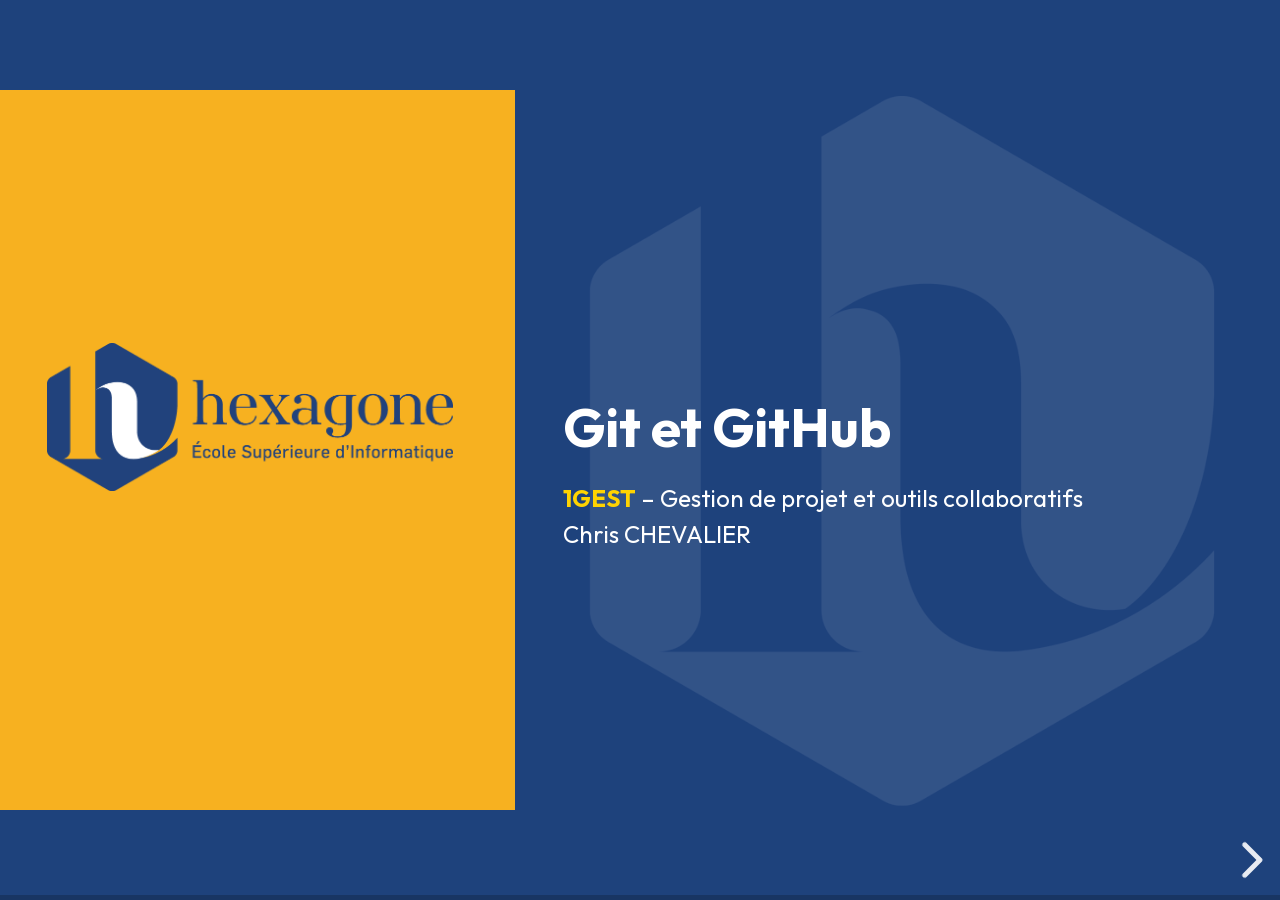
<file: cours/2-git-et-github.html>
<!doctype html>
<html lang="fr">
<head>
  <meta charset="utf-8">
  <meta name="viewport" content="width=device-width, initial-scale=1">
  <title>Git et GitHub – 1GEST</title>
  <link rel="stylesheet" href="../assets/vendor/reveal/dist/reset.css">
  <link rel="stylesheet" href="../assets/vendor/reveal/dist/reveal.css">
  <link rel="stylesheet" href="../assets/css/hexagone.css">
</head>
<body data-pied="1GEST – Gestion de projet et outils collaboratifs · Git et GitHub">
<div class="reveal">
<div class="slides">

  <!-- ================================================================== -->
  <section data-layout="titre">
    <h1>Git et GitHub</h1>
    <div class="sous-titre">
      <span class="code-module">1GEST</span> – Gestion de projet et outils collaboratifs<br>
      Chris CHEVALIER
    </div>
    <aside class="notes">
      Vérifier dès l'ouverture que chacun a créé son compte GitHub (avec double authentification) et installé GitHub Desktop.
      Sinon, le faire pendant la pause : l'atelier de l'après-midi en dépend.
      Clermont : vérifier le son et le partage d'écran sur Teams avant de commencer.
    </aside>
  </section>

  <!-- ================================================================== -->
  <section data-layout="sommaire">
    <h1>Sommaire</h1>
    <ol>
      <li>Pourquoi versionner ?</li>
      <li>Les notions de Git</li>
      <li>GitHub Desktop pas à pas</li>
      <li>Travailler en équipe sur GitHub</li>
      <li>Souveraineté numérique</li>
    </ol>
  </section>

  <!-- ================================================================== -->
  <section data-layout="section">
    <div class="numero">#1</div>
    <h2>Pourquoi versionner ?</h2>
    <div class="sous-titre">Git et GitHub</div>
  </section>

  <!-- ================================================================== -->
  <section>
    <h2>Vous connaissez déjà ce dossier</h2>
    <div class="corps">
      <div class="colonnes">
        <div>
          <pre data-titre="Dossier « Projet »"><code class="language-plaintext" data-trim>
rapport.docx
rapport-v2.docx
rapport-v2-relu-par-Manon.docx
rapport-final.docx
rapport-final-v3.docx
rapport-final-v3-VRAIMENT-final.docx
          </code></pre>
        </div>
        <div>
          <ul>
            <li>Quelle est la <strong>bonne</strong> version ?</li>
            <li>Qui a modifié quoi ? Pourquoi ?</li>
            <li>Comment travailler à trois <strong>sans écraser</strong> le travail des autres ?</li>
          </ul>
        </div>
      </div>
      <div class="encadre" style="margin-top: 18px;">
        Le <strong>versionnement</strong> répond à ces questions : il enregistre chaque étape du projet avec son auteur et sa raison.
      </div>
    </div>
    <aside class="notes">
      Demander qui a déjà vécu ce dossier (exposé de groupe, rapport de stage…). Tout le monde lève la main en général.
      Insister sur le travail à plusieurs : c'est là que les copies de fichiers deviennent ingérables.
    </aside>
  </section>

  <!-- ================================================================== -->
  <section>
    <h2>Git et GitHub : deux choses différentes</h2>
    <div class="corps">
      <div class="colonnes">
        <div class="carte">
          <h3>Git · le logiciel</h3>
          <ul class="dense">
            <li>Installé <strong>sur votre ordinateur</strong></li>
            <li>Enregistre l'historique du projet</li>
            <li><strong>Libre et gratuit</strong></li>
          </ul>
        </div>
        <div class="carte ambre">
          <h3>GitHub · l'hébergeur</h3>
          <ul class="dense">
            <li>Un <strong>site web</strong> qui garde une copie du projet en ligne</li>
            <li>Ajoute des outils d'équipe : tickets, relecture, tableaux</li>
            <li>Appartient à <strong>Microsoft</strong></li>
          </ul>
        </div>
      </div>
      <p class="petit muet" style="margin-top: 18px;">
        <strong>Logiciel libre</strong> : logiciel que chacun peut utiliser, étudier, modifier et redistribuer. D'autres hébergeurs existent : <a href="https://about.gitlab.com/" target="_blank">GitLab</a>, <a href="https://codeberg.org/" target="_blank">Codeberg</a>…
      </p>
    </div>
    <aside class="notes">
      Analogie : Git est l'appareil photo, GitHub l'album partagé en ligne. On peut utiliser Git sans GitHub, pas l'inverse.
      Git a été créé en 2005 par Linus Torvalds, le créateur de Linux.
    </aside>
  </section>

  <!-- ================================================================== -->
  <section data-layout="section">
    <div class="numero">#2</div>
    <h2>Les notions de Git</h2>
    <div class="sous-titre">Git et GitHub</div>
  </section>

  <!-- ================================================================== -->
  <section>
    <h2>Le commit : une photo de votre projet</h2>
    <div class="corps">
      <div class="colonnes">
        <div>
          <ul>
            <li>Un <strong>commit</strong> est une photo du projet, avec un message qui résume le changement</li>
            <li>Il garde son <strong>auteur</strong> et sa <strong>date</strong></li>
            <li>On peut revenir à n'importe quelle photo</li>
          </ul>
        </div>
        <div>
          <table>
            <tr><th>Message</th><th class="num">Avis</th></tr>
            <tr><td>« modifs »</td><td class="num"><span class="ko">✗</span></td></tr>
            <tr><td>« update README.md »</td><td class="num"><span class="ko">✗</span></td></tr>
            <tr><td>« Ajout des user stories du sprint 1 »</td><td class="num"><span class="ok">✓</span></td></tr>
          </table>
        </div>
      </div>
      <div class="encadre marine" style="margin-top: 18px;">
        Un bon message dit <strong>ce qui a changé</strong>, sans avoir à ouvrir le commit.
      </div>
    </div>
    <aside class="notes">
      Faire deviner pourquoi « update README.md » est insuffisant : on sait quel fichier, pas ce qui a changé.
      Un commit = une étape cohérente. Ni toute la journée, ni une virgule.
    </aside>
  </section>

  <!-- ================================================================== -->
  <section>
    <h2>Du dépôt local au dépôt distant</h2>
    <div class="corps">
      <p><strong>Dépôt local</strong> : le dossier du projet sur votre ordinateur. <strong>Dépôt distant</strong> : sa copie sur GitHub.</p>
      <div class="frise">
        <div class="etape">
          <div class="date">1 · Pull</div>
          <ul><li>Récupérer le travail de l'équipe, <strong>avant de commencer</strong></li></ul>
        </div>
        <div class="etape">
          <div class="date">2 · Modifier</div>
          <ul><li>Écrire, corriger, enregistrer</li></ul>
        </div>
        <div class="etape">
          <div class="date">3 · Add</div>
          <ul><li>Choisir les fichiers à mettre dans le commit</li></ul>
        </div>
        <div class="etape">
          <div class="date">4 · Commit</div>
          <ul><li>Valider l'étape avec un message clair</li></ul>
        </div>
        <div class="etape marine">
          <div class="date">5 · Push</div>
          <ul><li>Envoyer vos commits sur GitHub</li></ul>
        </div>
      </div>
      <div class="encadre" style="margin-top: 10px;">
        Un commit reste <strong>sur votre ordinateur</strong> tant qu'il n'est pas poussé. <span class="petit muet">Dépôt (<em>repository</em>) : dossier suivi par Git. <em>Pull</em> : tirer. <em>Add</em> : ajouter. <em>Push</em> : pousser.</span>
      </div>
    </div>
    <aside class="notes">
      Faire répéter le cycle à voix haute. Dans GitHub Desktop, l'étape Add consiste à cocher les fichiers dans l'onglet Changes.
      Règle d'équipe : pull avant de commencer, push avant de partir. Erreur classique : oublier le pull, puis découvrir un conflit au moment du push.
    </aside>
  </section>

  <!-- ================================================================== -->
  <section>
    <h2>Les branches</h2>
    <div class="corps">
      <div class="colonnes">
        <div>
          <ul>
            <li>Une <strong>branche</strong> est une ligne de travail à part : vous avancez sans gêner les autres</li>
            <li><code>main</code> contient la version <strong>validée</strong> du projet</li>
            <li>Une branche par tâche, avec un nom clair : <code>user-stories</code></li>
          </ul>
        </div>
        <div>
          <svg viewBox="0 0 460 200" width="100%" role="img" aria-label="Une branche part de main puis y revient par une fusion">
            <line x1="20" y1="60" x2="440" y2="60" stroke="#1E427C" stroke-width="5"/>
            <path d="M120 60 C 160 60, 160 150, 200 150 L 320 150 C 360 150, 360 60, 400 60" fill="none" stroke="#F7B120" stroke-width="5"/>
            <circle cx="60" cy="60" r="12" fill="#1E427C"/>
            <circle cx="120" cy="60" r="12" fill="#1E427C"/>
            <circle cx="240" cy="150" r="12" fill="#F7B120"/>
            <circle cx="300" cy="150" r="12" fill="#F7B120"/>
            <circle cx="400" cy="60" r="14" fill="#1E427C" stroke="#F7B120" stroke-width="4"/>
            <text x="20" y="35" font-family="Outfit, Arial" font-size="20" fill="#1E427C" font-weight="700">main</text>
            <text x="200" y="190" font-family="Outfit, Arial" font-size="20" fill="#1E427C" font-weight="700">user-stories</text>
            <text x="360" y="35" font-family="Outfit, Arial" font-size="20" fill="#1E427C">fusion</text>
          </svg>
        </div>
      </div>
      <div class="encadre marine" style="margin-top: 14px;">
        Quand la tâche est terminée, on <strong>fusionne</strong> la branche dans <code>main</code>. On parle de <strong>merge</strong>.
      </div>
    </div>
    <aside class="notes">
      Chaque rond est un commit. Manon travaille sur user-stories pendant que Cosmo corrige le README sur une autre branche :
      personne ne gêne personne. Main ne reçoit que du travail terminé.
    </aside>
  </section>

  <!-- ================================================================== -->
  <section>
    <h2>La pull request : faire relire avant de fusionner</h2>
    <div class="corps">
      <div class="colonnes">
        <div>
          <ul>
            <li>Une <strong>pull request</strong> (PR) demande de fusionner une branche dans <code>main</code></li>
            <li>Un coéquipier <strong>relit</strong>, commente puis approuve</li>
            <li>On fusionne sur GitHub : <strong>Merge pull request</strong></li>
          </ul>
        </div>
        <div class="carte">
          <h3>Exemple</h3>
          <p>Manon ouvre la PR « Ajout des user stories du sprint 1 ».</p>
          <p>Cosmo signale une story sans critère d'acceptation. Manon corrige, la PR se met à jour.</p>
          <p>Cosmo approuve, Chris fusionne.</p>
        </div>
      </div>
      <p class="petit muet" style="margin-top: 16px;">Sur GitLab, on parle de <em>merge request</em>.</p>
    </div>
    <aside class="notes">
      La PR oblige à relire et garde une trace de la discussion. Cet après-midi, chaque livrable passe par une PR relue par un autre membre.
    </aside>
  </section>

  <!-- ================================================================== -->
  <section>
    <h2>Les conflits</h2>
    <div class="corps">
      <div class="colonnes">
        <div>
          <ul>
            <li>Un <strong>conflit</strong> apparaît quand deux personnes modifient <strong>la même ligne</strong></li>
            <li>Git ne devine pas : il vous demande de choisir</li>
            <li>Ce n'est <strong>pas une erreur</strong>, c'est une décision</li>
          </ul>
        </div>
        <div>
          <pre data-titre="README.md (en conflit)"><code class="language-plaintext" data-trim>
&lt;&lt;&lt;&lt;&lt;&lt;&lt; HEAD
# Appli de covoiturage étudiant
=======
# CoVoit'Campus
&gt;&gt;&gt;&gt;&gt;&gt;&gt; titre-projet
          </code></pre>
        </div>
      </div>
      <div class="encadre marine" style="margin-top: 14px;">
        <strong>Résoudre</strong> : pas besoin d'effacer les marqueurs à la main. <a href="https://code.visualstudio.com/" target="_blank">VS Code</a> affiche des boutons au-dessus du conflit pour garder <strong>votre version</strong>, <strong>l'autre</strong> ou <strong>les deux</strong>. Il reste à faire un commit.
      </div>
    </div>
    <aside class="notes">
      En haut, la version de la branche où l'on se trouve (HEAD). En bas, celle de la branche qu'on fusionne.
      GitHub Desktop détecte le conflit et propose d'ouvrir le fichier dans l'éditeur. On en provoquera un volontairement cet après-midi.
    </aside>
  </section>

  <!-- ================================================================== -->
  <section>
    <h2>Markdown : la syntaxe en une diapo</h2>
    <div class="corps">
      <p><strong>Markdown</strong> : du texte simple et quelques symboles. Fichier en <code>.md</code>, affiché mis en forme par GitHub.</p>
      <div class="colonnes" style="font-size: .82em;">
        <div>
          <table class="dense">
            <tr><th>J'écris</th><th>J'obtiens</th></tr>
            <tr><td><code># Titre</code></td><td>le titre du document (un seul)</td></tr>
            <tr><td><code>## Section</code> · <code>### Sous-section</code></td><td>des titres de section</td></tr>
            <tr><td><code>**important**</code> · <code>*nuance*</code></td><td><strong>important</strong> · <em>nuance</em></td></tr>
            <tr><td><code>- élément</code></td><td>une liste à puces</td></tr>
            <tr><td><code>1. étape</code></td><td>une liste numérotée</td></tr>
            <tr><td><code>- [ ] à faire</code> · <code>- [x] fait</code></td><td>des cases à cocher</td></tr>
          </table>
        </div>
        <div>
          <table class="dense">
            <tr><th>J'écris</th><th>J'obtiens</th></tr>
            <tr><td><code>[Trello](https://trello.com)</code></td><td>un lien cliquable</td></tr>
            <tr><td><code>![Logo](docs/logo.png)</code></td><td>une image</td></tr>
            <tr><td><code>`docs/need.md`</code></td><td>un nom de fichier ou une commande</td></tr>
            <tr><td><code>&gt; Citation</code></td><td>un paragraphe en retrait</td></tr>
            <tr><td><code>| A | B |</code> puis <code>|---|---|</code></td><td>un tableau</td></tr>
          </table>
        </div>
      </div>
      <p class="petit muet" style="margin-top: 6px;">Une ligne vide sépare deux paragraphes. Toute la syntaxe : <a href="https://docs.github.com/fr/get-started/writing-on-github/getting-started-with-writing-and-formatting-on-github/basic-writing-and-formatting-syntax" target="_blank">écriture et mise en forme sur GitHub</a>. L'onglet <strong>Preview</strong> de l'éditeur de GitHub montre le résultat avant d'enregistrer.</p>
    </div>
    <aside class="notes">
      Pas besoin de langage de programmation pour utiliser Git : tout fichier texte se versionne.
      Montrer en direct : modifier le README sur github.com (icône crayon), basculer entre Edit et Preview.
      Erreur fréquente : oublier la ligne vide avant une liste ou un tableau, qui s'affiche alors comme du texte brut.
    </aside>
  </section>

  <!-- ================================================================== -->
  <section>
    <h2>Le README : la page d'accueil du dépôt</h2>
    <div class="corps">
      <div class="colonnes">
        <div>
          <p>GitHub l'affiche sous la liste des fichiers : c'est la <strong>première chose</strong> qu'on lit en ouvrant votre dépôt.</p>
          <p>En une minute, il répond à quatre questions :</p>
          <ul class="dense">
            <li><strong>Quoi ?</strong> Le projet en deux phrases</li>
            <li><strong>Pour qui et pourquoi ?</strong> Le client et son besoin</li>
            <li><strong>Où en est-on ?</strong> L'état et les liens utiles</li>
            <li><strong>Qui ?</strong> L'équipe et le rôle de chacun</li>
          </ul>
        </div>
        <div class="carte">
          <h3>Les sections de votre README</h3>
          <ol class="dense">
            <li>Titre et présentation du projet</li>
            <li>Le client et son besoin</li>
            <li>L'équipe et les rôles (tableau)</li>
            <li>Les liens : Trello, projet GitHub</li>
            <li>Les documents de <code>docs/</code> (liens)</li>
            <li>L'avancement (cases à cocher)</li>
            <li>La déclaration d'usage de l'IA</li>
          </ol>
        </div>
      </div>
      <div class="encadre marine" style="margin-top: 4px;">Un README se lit en diagonale : titres clairs, listes courtes, liens.</div>
    </div>
  </section>

  <!-- ================================================================== -->
  <section>
    <h2>Un README complet</h2>
    <div class="corps">
      <pre class="mini deux" data-titre="README.md" style="margin:0;"><style>.reveal pre.deux code{column-count:2;column-fill:auto;height:318px;font-size:12.5px;column-gap:36px;column-rule:1px solid rgba(127,140,170,.35);font-size:13px;line-height:1.4}</style><code class="language-markdown" data-trim>
# Grand Prix Hexagone

Application web du tournoi Mario Kart de la rentrée :
inscriptions, grille des courses et classement en direct.

## Le client et son besoin

Le **bureau des étudiants** veut en finir avec le papier.
Détails : [docs/need.md](docs/need.md)

## L'équipe

| Membre | Rôle          |
|--------|---------------|
| Manon  | Product Owner |
| Cosmo  | Scrum Master  |
| Chris  | Developer     |

## Liens

- [Tableau Trello](https://trello.com/b/…)
- [Projet GitHub](https://github.com/…/projects/1)

## Avancement

- [x] Besoin reformulé et validé
- [x] Backlog estimé
- [ ] Sprint 1 terminé

## Usage de l'IA

Le Chat (Mistral AI) a relu `docs/need.md`.
          </code></pre>
      <div class="encadre" style="margin-top: 12px;">
        Un seul <code>#</code>, une section <code>##</code> par question, des <strong>liens</strong> plutôt que des copier-coller.
      </div>
    </div>
    <aside class="notes">
      Ouvrir ce README sur un dépôt de démonstration pour montrer son rendu sur GitHub.
    </aside>
  </section>

  <!-- ================================================================== -->
  <section data-layout="section">
    <div class="numero">#3</div>
    <h2>GitHub Desktop pas à pas</h2>
    <div class="sous-titre">Git et GitHub</div>
  </section>

  <!-- ================================================================== -->
  <section>
    <h2>Installer et se connecter</h2>
    <div class="corps">
      <div class="colonnes">
        <div>
          <ol>
            <li>Créez un compte sur <a href="https://github.com/signup" target="_blank">github.com</a> et activez la <a href="https://docs.github.com/fr/authentication/securing-your-account-with-two-factor-authentication-2fa/configuring-two-factor-authentication" target="_blank"><strong>double authentification</strong></a></li>
            <li>Installez <a href="https://desktop.github.com/download/" target="_blank"><strong>GitHub Desktop</strong></a> et l'éditeur <a href="https://code.visualstudio.com/" target="_blank"><strong>VS Code</strong></a></li>
            <li>Dans GitHub Desktop, cliquez sur <strong>Sign in to GitHub.com</strong> et autorisez l'application</li>
            <li>Vérifiez votre nom et votre e-mail : ils signent vos commits</li>
          </ol>
        </div>
        <div>
          <div class="encadre marine">
            <p><strong>GitHub Desktop</strong> utilise Git sans taper de commande : chaque bouton en lance une à votre place.</p>
          </div>
          <p class="petit muet" style="margin-top: 16px;">
            <strong>Double authentification</strong> : en plus du mot de passe, un code donné par une application du téléphone. Un mot de passe volé ne suffit plus.
          </p>
        </div>
      </div>
    </div>
    <aside class="notes">
      GitHub impose la double authentification à ceux qui contribuent. Linux : pas de version officielle de GitHub Desktop, utiliser github.com. VSCodium est la version entièrement libre de VS Code.
    </aside>
  </section>

  <!-- ================================================================== -->
  <section>
    <h2>Récupérer le dépôt de l'équipe : cloner</h2>
    <div class="corps">
      <div class="colonnes" style="grid-template-columns: 1fr 1.3fr;">
        <div>
          <ol class="dense">
            <li>Un membre crée le dépôt sur github.com : <strong>New repository</strong>, avec <strong>Add a README file</strong></li>
            <li>Il invite les autres membres</li>
            <li>Chacun ouvre le dépôt sur github.com : <strong>Code → Open with GitHub Desktop</strong></li>
            <li>Choisissez un dossier puis cliquez sur <strong>Clone</strong></li>
          </ol>
        </div>
        <div><img src="../assets/img/github-ouvrir-desktop.jpg" alt="Bouton Code puis Open with GitHub Desktop sur github.com" style="display: block; max-width: 100%; max-height: 270px; margin: 0 auto; border-radius: 6px; box-shadow: 0 1px 4px rgba(0,0,0,.25);"></div>
      </div>
      <p class="petit muet" style="margin-top: 14px;">
        <strong>Cloner</strong> : télécharger une copie complète d'un dépôt, historique compris. Une seule fois par ordinateur. Autre chemin : <strong>File → Clone repository</strong> dans GitHub Desktop.
      </p>
    </div>
  </section>

  <!-- ================================================================== -->
  <section>
    <h2>Inviter les membres de l'équipe</h2>
    <div class="corps">
      <div class="colonnes">
        <div>
          <img src="../assets/img/github-collaborators.jpg" alt="Settings puis Collaborators puis Add people" style="display: block; max-width: 100%; max-height: 270px; margin: 0 auto; border-radius: 6px; box-shadow: 0 1px 4px rgba(0,0,0,.25);">
          <p class="petit muet">Sur github.com : <strong>Settings → Collaborators → Add people</strong></p>
        </div>
        <div>
          <img src="../assets/img/github-add-people.jpg" alt="Recherche d'un membre puis Add to repository" style="display: block; max-width: 100%; max-height: 270px; margin: 0 auto; border-radius: 6px; box-shadow: 0 1px 4px rgba(0,0,0,.25);">
          <p class="petit muet">Saisissez le nom d'utilisateur, puis <strong>Add to repository</strong>. Le membre accepte l'invitation reçue par e-mail.</p>
        </div>
      </div>
      <div class="encadre" style="margin-top: 10px;">
        Invitez aussi <strong>Chris-CHEVALIER</strong>. Je suis votre projet depuis le dépôt et c'est lui que je note.
      </div>
    </div>
  </section>

  <!-- ================================================================== -->
  <section>
    <h2>Faire un commit puis le pousser</h2>
    <div class="corps">
      <div class="colonnes">
        <div>
          <img src="../assets/img/desktop-commit.jpg" alt="Onglet Changes, fichier coché, message et bouton Commit to main" style="display: block; max-width: 100%; max-height: 270px; margin: 0 auto; border-radius: 6px; box-shadow: 0 1px 4px rgba(0,0,0,.25);">
          <p class="petit muet"><strong>Changes</strong> : cochez les fichiers (Add), écrivez le message dans <strong>Summary</strong>, puis <strong>Commit to main</strong>.</p>
        </div>
        <div>
          <img src="../assets/img/desktop-push.jpg" alt="Bouton Push origin" style="display: block; max-width: 100%; max-height: 270px; margin: 0 auto; border-radius: 6px; box-shadow: 0 1px 4px rgba(0,0,0,.25);">
          <p class="petit muet">Puis <strong>Push origin</strong> envoie le commit sur GitHub.</p>
        </div>
      </div>
      <div class="encadre marine" style="margin-top: 10px;">
        <strong>Avant de commencer</strong> : <strong>Fetch origin</strong>. S'il y a du nouveau, le bouton devient <strong>Pull origin</strong> : cliquez dessus.
      </div>
    </div>
    <aside class="notes">
      Lignes ajoutées en vert, supprimées en rouge. « main » dans le bouton est le nom de la branche courante. L'onglet History affiche tous les commits de l'équipe.
    </aside>
  </section>

  <!-- ================================================================== -->
  <section>
    <h2><span class="etiquette ambre">Démo</span> Du dépôt au premier commit</h2>
    <div class="corps">
      <ol class="dense">
        <li>Sur github.com : <strong>New repository</strong>, nom <code>1gest-demo-grand-prix</code>, <strong>Private</strong>, <strong>Add a README file</strong>, <strong>Create repository</strong></li>
        <li><strong>Code → Open with GitHub Desktop</strong>, puis <strong>Clone</strong></li>
        <li><strong>Open in Visual Studio Code</strong>, ouvrir <code>README.md</code> et y coller le README de la diapo « Un README complet »</li>
        <li>Enregistrer, revenir dans GitHub Desktop : le fichier apparaît dans <strong>Changes</strong></li>
        <li>Summary : <code>Ajout de la présentation du projet</code>, puis <strong>Commit to main</strong></li>
        <li><strong>Push origin</strong>, puis <strong>View on GitHub</strong> : le README s'affiche mis en forme</li>
      </ol>
    </div>
    <aside class="notes">
      Préparer le texte du README dans un fichier à part pour le coller vite. Montrer l'onglet History après le commit. Supprimer le dépôt de démonstration après le cours si besoin (Settings → Delete this repository).
    </aside>
  </section>

  <!-- ================================================================== -->
  <section>
    <h2>Créer une branche puis ouvrir une pull request</h2>
    <div class="corps">
      <div class="colonnes">
        <div>
          <img src="../assets/img/desktop-new-branch.jpg" alt="Menu Current Branch puis New Branch" style="display: block; max-width: 100%; max-height: 270px; margin: 0 auto; border-radius: 6px; box-shadow: 0 1px 4px rgba(0,0,0,.25);">
          <p class="petit muet"><strong>Current Branch → New Branch</strong>, un nom clair, <strong>Create Branch</strong>. Faites vos commits.</p>
        </div>
        <div>
          <img src="../assets/img/desktop-publish-branch.jpg" alt="Bouton Publish branch" style="display: block; max-width: 100%; max-height: 270px; margin: 0 auto; border-radius: 6px; box-shadow: 0 1px 4px rgba(0,0,0,.25);">
          <p class="petit muet"><strong>Publish branch</strong>, puis <strong>Preview Pull Request → Create Pull Request</strong> (vérifiez <strong>base: main</strong>).</p>
        </div>
      </div>
      <div class="encadre" style="margin-top: 10px;">
        Sur github.com, un coéquipier relit (<strong>Files changed → Review changes → Approve</strong>). On fusionne avec <strong>Merge pull request</strong>, puis chacun revient sur <code>main</code> et fait un <strong>Pull</strong>.
      </div>
    </div>
  </section>

  <!-- ================================================================== -->
  <section>
    <h2><span class="etiquette ambre">Démo</span> Une branche et une pull request</h2>
    <div class="corps">
      <ol class="dense">
        <li><strong>Current Branch → New Branch</strong> : <code>docs/need</code></li>
        <li>Dans VS Code, créer <code>docs/need.md</code> et coller : <code># Besoin reformulé</code> puis <code>Objectif : inscrire 64 joueurs avant le 1er octobre.</code></li>
        <li>Commit <code>Ajout du besoin reformulé</code>, puis <strong>Publish branch</strong></li>
        <li><strong>Preview Pull Request → Create Pull Request</strong>. Titre : <code>Ajout du besoin reformulé</code>. Description : <code>Closes #1</code></li>
        <li>Onglet <strong>Files changed</strong> : un commentaire sur une ligne, puis <strong>Merge pull request</strong></li>
        <li>Dans GitHub Desktop : revenir sur <code>main</code> et <strong>Pull origin</strong></li>
      </ol>
    </div>
    <aside class="notes">
      L'issue #1 « Rédiger le besoin reformulé » doit exister avant (démo GitHub Projects) ou être créée juste avant. GitHub interdit d'approuver sa propre pull request : en démo, je commente puis je fusionne. Montrer que l'issue #1 se ferme toute seule.
    </aside>
  </section>

  <!-- ================================================================== -->
  <section>
    <h2>Résoudre un conflit</h2>
    <div class="corps">
      <ol>
        <li>GitHub Desktop signale les fichiers en conflit</li>
        <li>Pour chaque fichier, il propose de <strong>garder une version entière</strong> ou d'ouvrir le fichier dans l'éditeur : <strong>Open in Visual Studio Code</strong></li>
        <li>Dans VS Code, au-dessus du conflit : <strong>Accept Current Change</strong> (votre version), <strong>Accept Incoming Change</strong> (l'autre) ou <strong>Accept Both Changes</strong> (les deux)</li>
        <li>Enregistrez, revenez dans GitHub Desktop, faites le commit puis poussez</li>
      </ol>
      <div class="encadre marine" style="margin-top: 18px;">
        <strong>Pour en avoir moins</strong> : un pull avant de travailler, des branches courtes et prévenir l'équipe avant de modifier un fichier commun.
      </div>
    </div>
    <aside class="notes">
      Les boutons de VS Code retirent eux-mêmes les marqueurs. Un conflit peut aussi se résoudre sur github.com avec le bouton Resolve conflicts d'une pull request.
    </aside>
  </section>

  <!-- ================================================================== -->
  <section>
    <h2>Ce que GitHub Desktop fait à votre place</h2>
    <div class="corps">
      <table>
        <tr><th>Dans GitHub Desktop</th><th>Commande Git</th><th>Rôle</th></tr>
        <tr><td>Clone repository</td><td><code>git clone &lt;adresse&gt;</code></td><td>copier un dépôt distant</td></tr>
        <tr><td>Cocher les fichiers</td><td><code>git add &lt;fichier&gt;</code></td><td>préparer le commit</td></tr>
        <tr><td>Commit to main</td><td><code>git commit -m "message"</code></td><td>enregistrer une étape</td></tr>
        <tr><td>Push origin</td><td><code>git push</code></td><td>envoyer sur GitHub</td></tr>
        <tr><td>Pull origin</td><td><code>git pull</code></td><td>récupérer le travail de l'équipe</td></tr>
        <tr><td>New Branch</td><td><code>git switch -c &lt;nom&gt;</code></td><td>créer une branche et s'y placer</td></tr>
        <tr><td>Merge into current branch</td><td><code>git merge &lt;branche&gt;</code></td><td>fusionner une branche</td></tr>
      </table>
      <p class="petit muet" style="margin-top: 14px;">
        Pour information : ces commandes se tapent dans un terminal. Vous n'en avez pas besoin ici.
        <a href="https://git-scm.com/book/fr/v2" target="_blank">Le livre Pro Git (en français)</a>
      </p>
    </div>
  </section>

  <!-- ================================================================== -->
  <section data-layout="section">
    <div class="numero">#4</div>
    <h2>Travailler en équipe sur GitHub</h2>
    <div class="sous-titre">Git et GitHub</div>
  </section>

  <!-- ================================================================== -->
  <section>
    <h2>Les issues : une tâche, un ticket</h2>
    <div class="corps">
      <div class="colonnes">
        <div>
          <ul>
            <li>Une <strong>issue</strong> est un ticket qui décrit une tâche ou un problème</li>
            <li>Un titre, une personne assignée (<strong>Assignees</strong>) et des étiquettes (<strong>Labels</strong>)</li>
            <li><code>Closes #3</code> dans une PR ferme l'issue n° 3</li>
          </ul>
        </div>
        <div class="carte">
          <h3>#3 · Rédiger les user stories du sprint 1</h3>
          <p><span class="etiquette">documentation</span> <span class="etiquette ambre">sprint 1</span></p>
          <p>Assignée à <strong>Manon</strong> · 3 points</p>
        </div>
      </div>
      <div class="encadre marine" style="margin-top: 16px;">
        La règle de l'équipe : <strong>une issue, une branche, une pull request</strong>, relue par un autre membre. Personne ne fusionne sa propre PR.
      </div>
    </div>
    <aside class="notes">
      Chaque carte du backlog Trello devient une issue. Closes #3 ferme l'issue quand la PR est fusionnée dans main.
      Autres règles d'équipe : des commits fréquents aux messages clairs, main toujours propre, le tableau à jour.
    </aside>
  </section>

  <!-- ================================================================== -->
  <section>
    <h2>GitHub Projects : le tableau de bord du projet</h2>
    <div class="corps">
      <div class="colonnes">
        <div class="carte">
          <h3>Vue Board · le Kanban</h3>
          <ul class="dense">
            <li>Les issues en colonnes : <em>Todo</em>, <em>In Progress</em>, <em>Done</em></li>
            <li>On déplace la carte quand la tâche avance</li>
          </ul>
        </div>
        <div class="carte ambre">
          <h3>Vue Roadmap · le Gantt</h3>
          <ul class="dense">
            <li>Les mêmes issues sur une frise du temps</li>
            <li>Une date de début et une date de fin par issue</li>
          </ul>
        </div>
      </div>
      <ul style="margin-top: 18px;">
        <li>Créer : <strong>Projects → New project</strong>, puis le relier au dépôt</li>
        <li><strong>Milestones</strong> (jalons) : <strong>Issues → Milestones</strong>, une échéance qui regroupe des issues</li>
      </ul>
      <p class="petit muet" style="margin-top: 10px;">
        <a href="https://docs.github.com/fr/issues/planning-and-tracking-with-projects/learning-about-projects/about-projects" target="_blank">Documentation GitHub Projects</a> ·
        <a href="https://docs.github.com/fr/issues/planning-and-tracking-with-projects/customizing-views-in-your-project/customizing-the-roadmap-layout" target="_blank">la vue Roadmap</a>
      </p>
    </div>
    <aside class="notes">
      Board pour le quotidien, Roadmap pour l'échéance. Dans la Roadmap : Date fields (Start date, Target date), zoom Month / Quarter, Markers pour afficher les milestones. Une vue s'ajoute avec New view.
      Montrer en direct un projet de démonstration.
    </aside>
  </section>

  <!-- ================================================================== -->
  <section>
    <h2><span class="etiquette ambre">Démo</span> Issues et GitHub Projects</h2>
    <div class="corps">
      <ol class="dense">
        <li><strong>Issues → Milestones → New milestone</strong> : <code>Sprint 1</code>, date de fin <code>11/12/2026</code></li>
        <li><strong>Issues → New issue</strong> : <code>Rédiger le besoin reformulé</code>, assignée à moi, milestone <code>Sprint 1</code></li>
        <li>Deuxième issue <code>Saisie des scores (5)</code>, label <code>Must</code>, description avec <code>- [ ] Je choisis la course</code> et <code>- [ ] Le classement se met à jour</code></li>
        <li><strong>Projects → New project → Board</strong> : <code>Grand Prix Hexagone</code>, puis relier le dépôt et ajouter les deux issues</li>
        <li>Glisser une carte de <em>Todo</em> à <em>In Progress</em></li>
        <li><strong>New view → Roadmap</strong> : ajouter les champs <em>Start date</em> et <em>Target date</em>, puis dater les issues</li>
      </ol>
    </div>
    <aside class="notes">
      Créer le label Must s'il n'existe pas (Labels → New label). Les cases à cocher de la description donnent une barre de progression sur la carte.
    </aside>
  </section>

  <!-- ================================================================== -->
  <section data-layout="section">
    <div class="numero">#5</div>
    <h2>Souveraineté numérique</h2>
    <div class="sous-titre">Git et GitHub</div>
  </section>

  <!-- ================================================================== -->
  <section>
    <h2>Où vivent vos données ?</h2>
    <div class="corps">
      <div class="colonnes">
        <div>
          <ul class="dense">
            <li>GitHub appartient à <strong>Microsoft</strong>, une entreprise américaine</li>
            <li>Le <strong>Cloud Act</strong> permet à la justice américaine d'exiger ces données, même stockées en Europe</li>
          </ul>
          <p class="petit muet">
            <strong>Souveraineté numérique</strong> : capacité à maîtriser ses outils et ses données sans dépendre d'un seul acteur. Le <em>Cloud Act</em> est une loi américaine de 2018.
          </p>
        </div>
        <div>
          <div class="carte">
            <h3>Des alternatives ouvertes</h3>
            <ul class="dense">
              <li><a href="https://about.gitlab.com/" target="_blank"><strong>GitLab</strong></a> : libre et installable sur les serveurs de l'école</li>
              <li><a href="https://forgejo.org/" target="_blank"><strong>Forgejo</strong></a> : forge libre, utilisée par <a href="https://codeberg.org/" target="_blank"><strong>Codeberg</strong></a>, association allemande</li>
            </ul>
          </div>
        </div>
      </div>
      <div class="encadre marine" style="margin-top: 14px;">
        <strong>Git reste libre.</strong> Votre dépôt et son historique se déplacent d'un hébergeur à l'autre sans rien perdre.
      </div>
    </div>
    <aside class="notes">
      J'utilise GitHub parce que je le maîtrise le mieux et qu'il est très répandu en entreprise. Ce n'est pas un choix neutre : la souveraineté numérique est une valeur de l'école.
      Un compte peut aussi être suspendu selon les sanctions américaines. L'administration française et de nombreuses universités hébergent leur propre GitLab.
    </aside>
  </section>

  <!-- ================================================================== -->
  <section>
    <h2>Les bons réflexes de sécurité</h2>
    <div class="corps">
      <div class="colonnes">
        <div class="carte">
          <h3>Votre compte</h3>
          <ul class="dense">
            <li><strong>Double authentification</strong> obligatoire</li>
            <li>Un mot de passe unique, rangé dans un gestionnaire de mots de passe</li>
            <li>N'invitez que les membres du projet</li>
          </ul>
        </div>
        <div class="carte ambre">
          <h3>Votre dépôt</h3>
          <ul class="dense">
            <li><strong>Jamais de mot de passe</strong>, de clé d'accès ni de jeton dans un fichier versionné</li>
            <li><strong>Jamais de données personnelles</strong> (adresses, téléphones, notes…)</li>
            <li>Dépôt <strong>privé</strong> par défaut</li>
          </ul>
        </div>
      </div>
      <div class="encadre" style="margin-top: 18px;">
        Supprimer un fichier ne suffit pas : <strong>il reste dans l'historique</strong>. Un secret poussé une fois est un secret à changer.
      </div>
    </div>
    <aside class="notes">
      Des robots parcourent en permanence les dépôts publics à la recherche de clés et de mots de passe oubliés.
      L'historique est justement la force de Git : il garde tout, y compris les erreurs.
    </aside>
  </section>

  <!-- ================================================================== -->
  <section>
    <h2>Ce que vous faites cet après-midi</h2>
    <div class="corps">
      <div class="frise">
        <div class="etape">
          <div class="date">Le dépôt</div>
          <ul>
            <li>Créé par un membre</li>
            <li>Équipe et Chris-CHEVALIER invités</li>
            <li>Cloné par chacun</li>
          </ul>
        </div>
        <div class="etape">
          <div class="date">Les issues</div>
          <ul>
            <li>Le backlog Trello devient des issues</li>
            <li>GitHub Projects : Board et Roadmap</li>
          </ul>
        </div>
        <div class="etape">
          <div class="date">Les livrables</div>
          <ul>
            <li>Une branche et une PR par livrable</li>
            <li>Relue par un autre membre</li>
          </ul>
        </div>
        <div class="etape marine">
          <div class="date">Le conflit</div>
          <ul>
            <li>Provoqué volontairement</li>
            <li>Résolu à deux</li>
          </ul>
        </div>
      </div>
      <div class="encadre marine" style="margin-top: 26px;">
        Votre dépôt est un livrable noté. Il montre comment l'équipe s'est organisée.
      </div>
    </div>
  </section>

  <!-- ================================================================== -->
  <section data-layout="titre">
    <h1>Des questions ?</h1>
    <div class="sous-titre">
      Chris CHEVALIER<br>
      chris.chevalier@ecole-hexagone.com
    </div>
  </section>



</div>
</div>

<script src="../assets/vendor/reveal/dist/reveal.js"></script>
<script src="../assets/vendor/reveal/plugin/highlight/highlight.js"></script>
<script src="../assets/vendor/reveal/plugin/notes/notes.js"></script>
<script src="../assets/js/hexagone.js"></script>
</body>
</html>
</file>
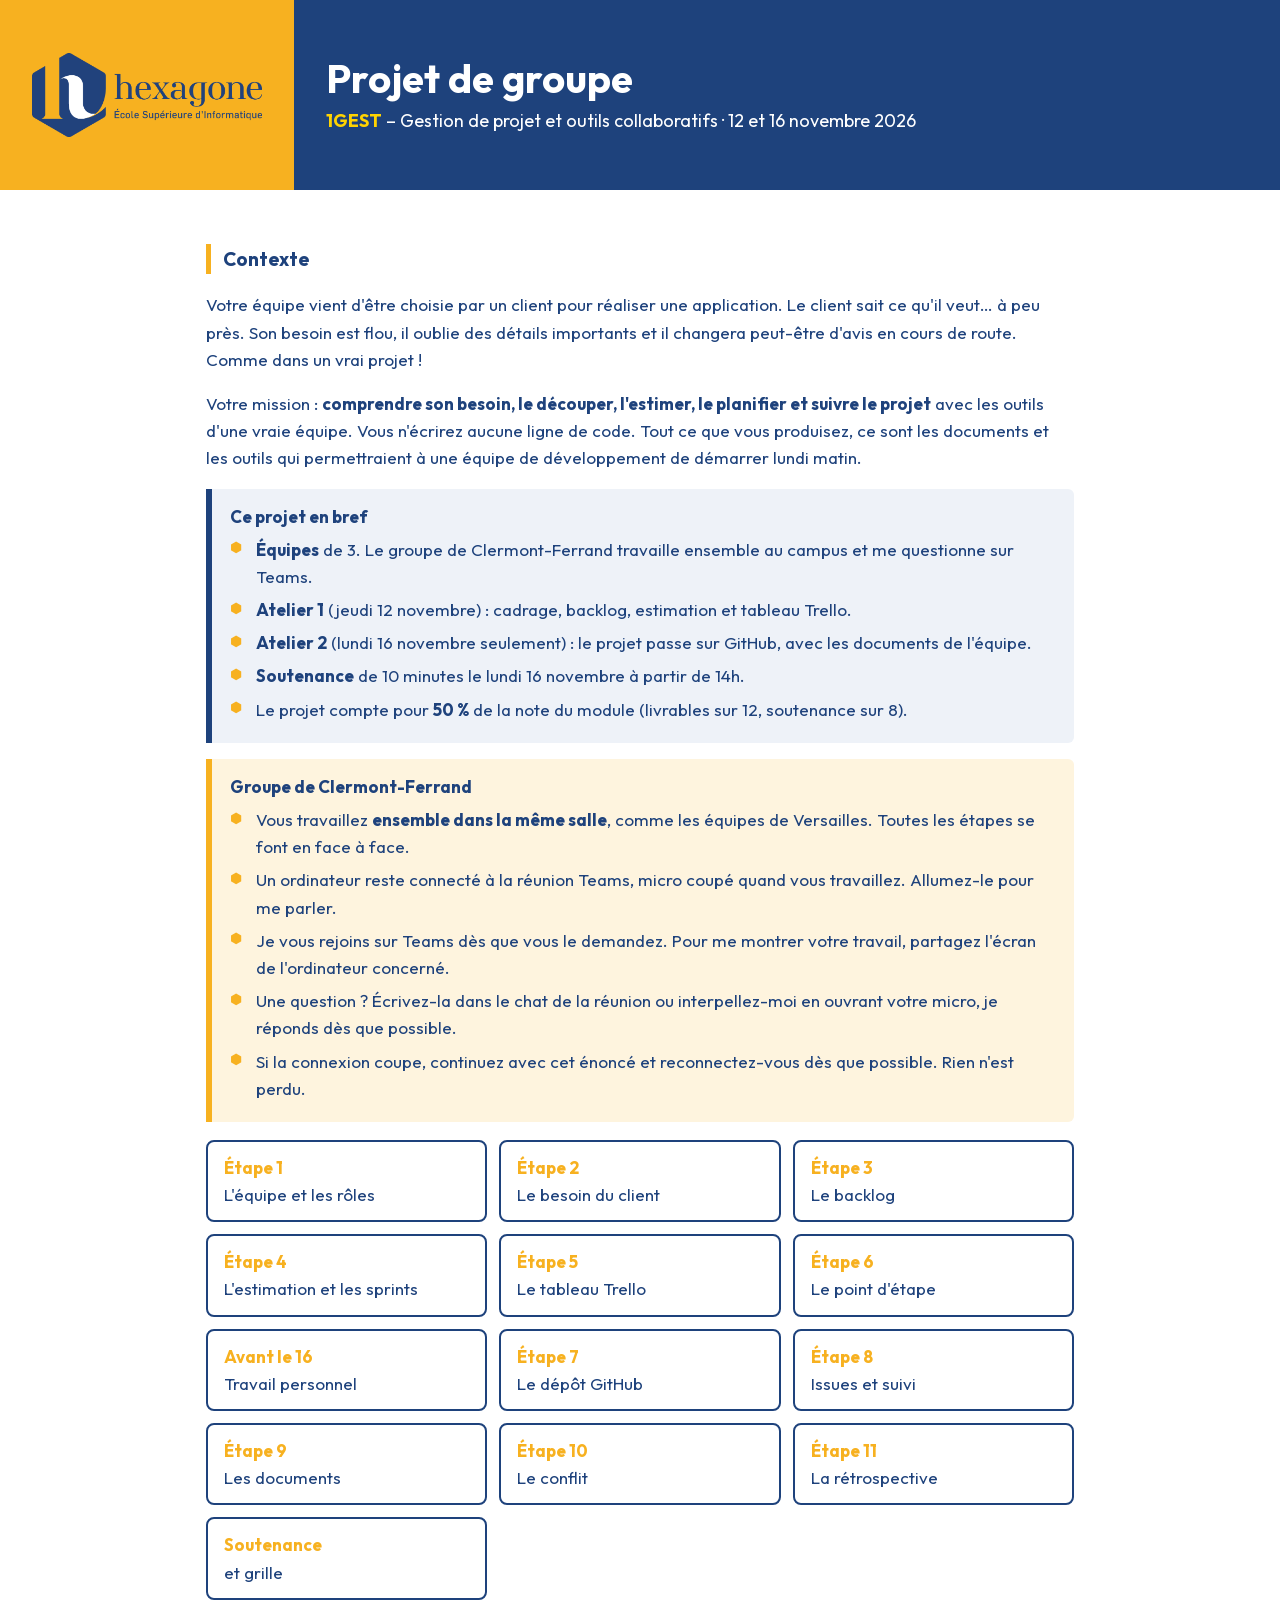
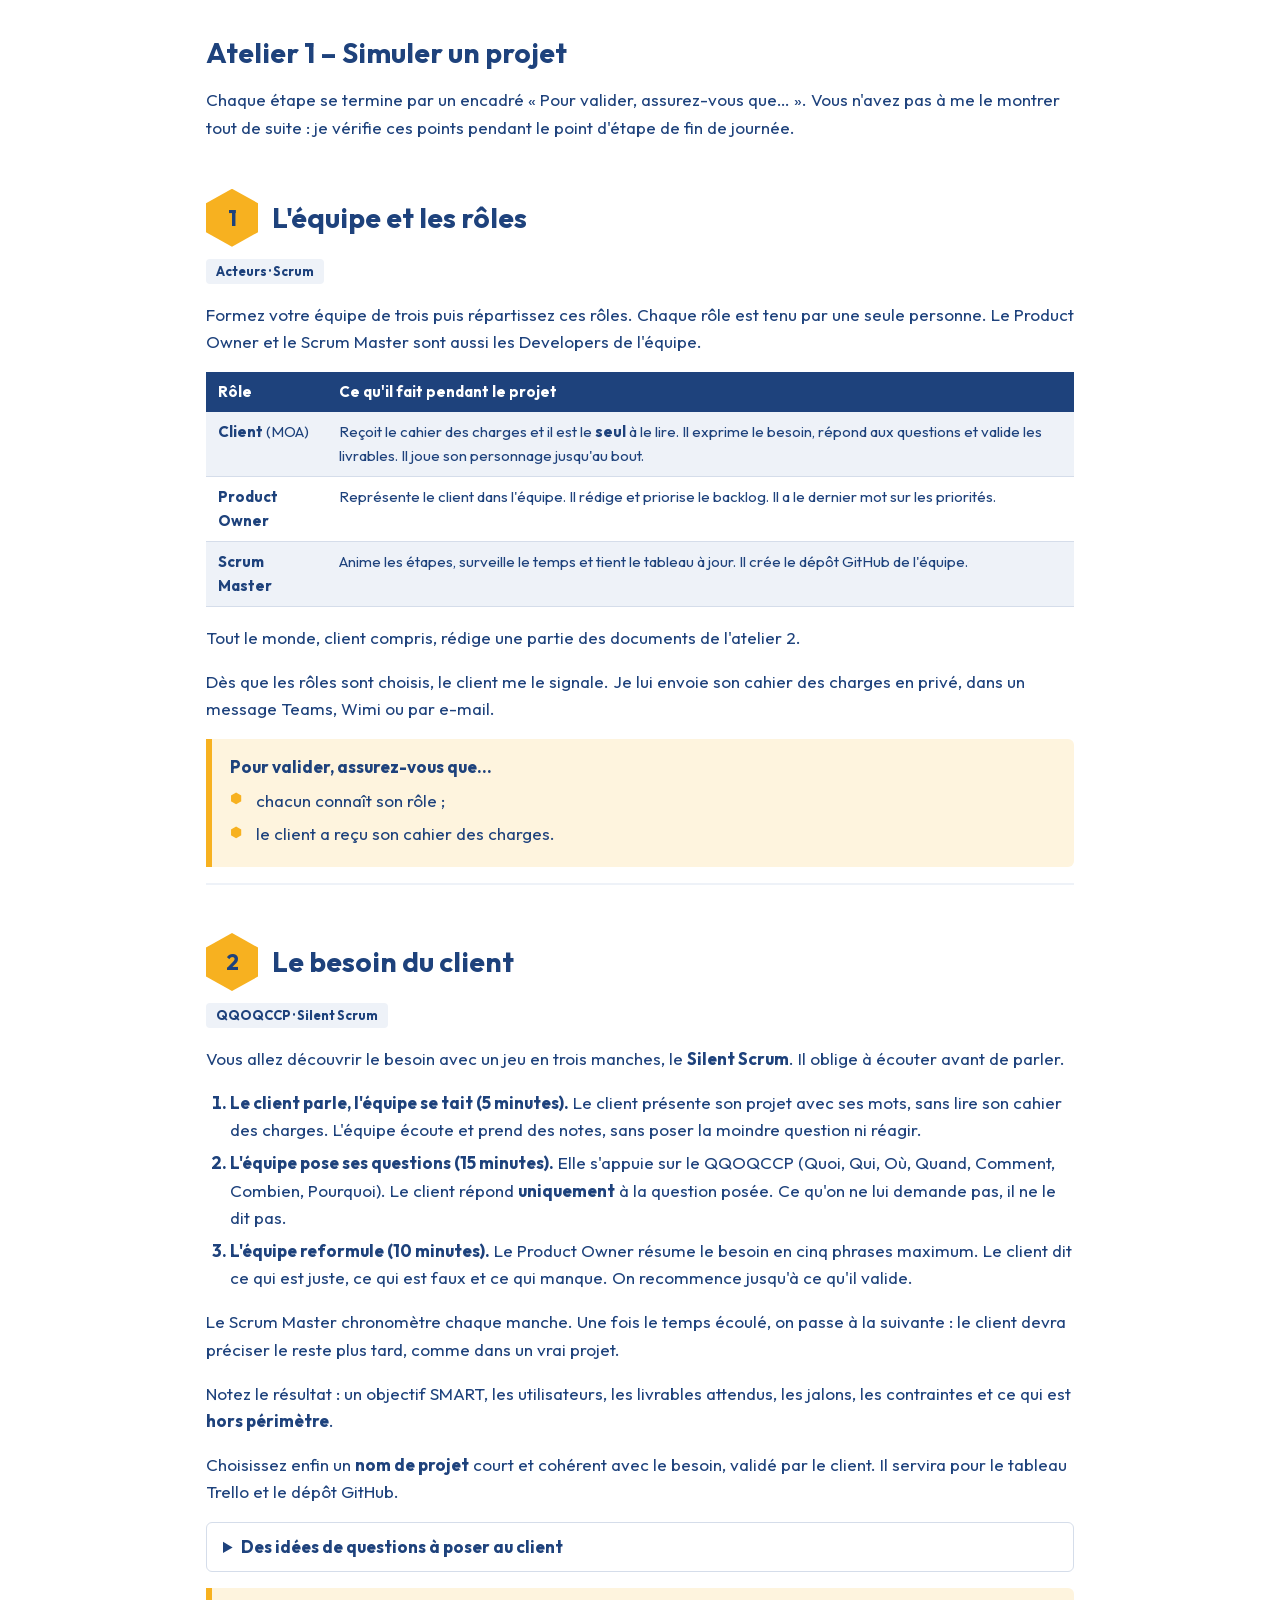
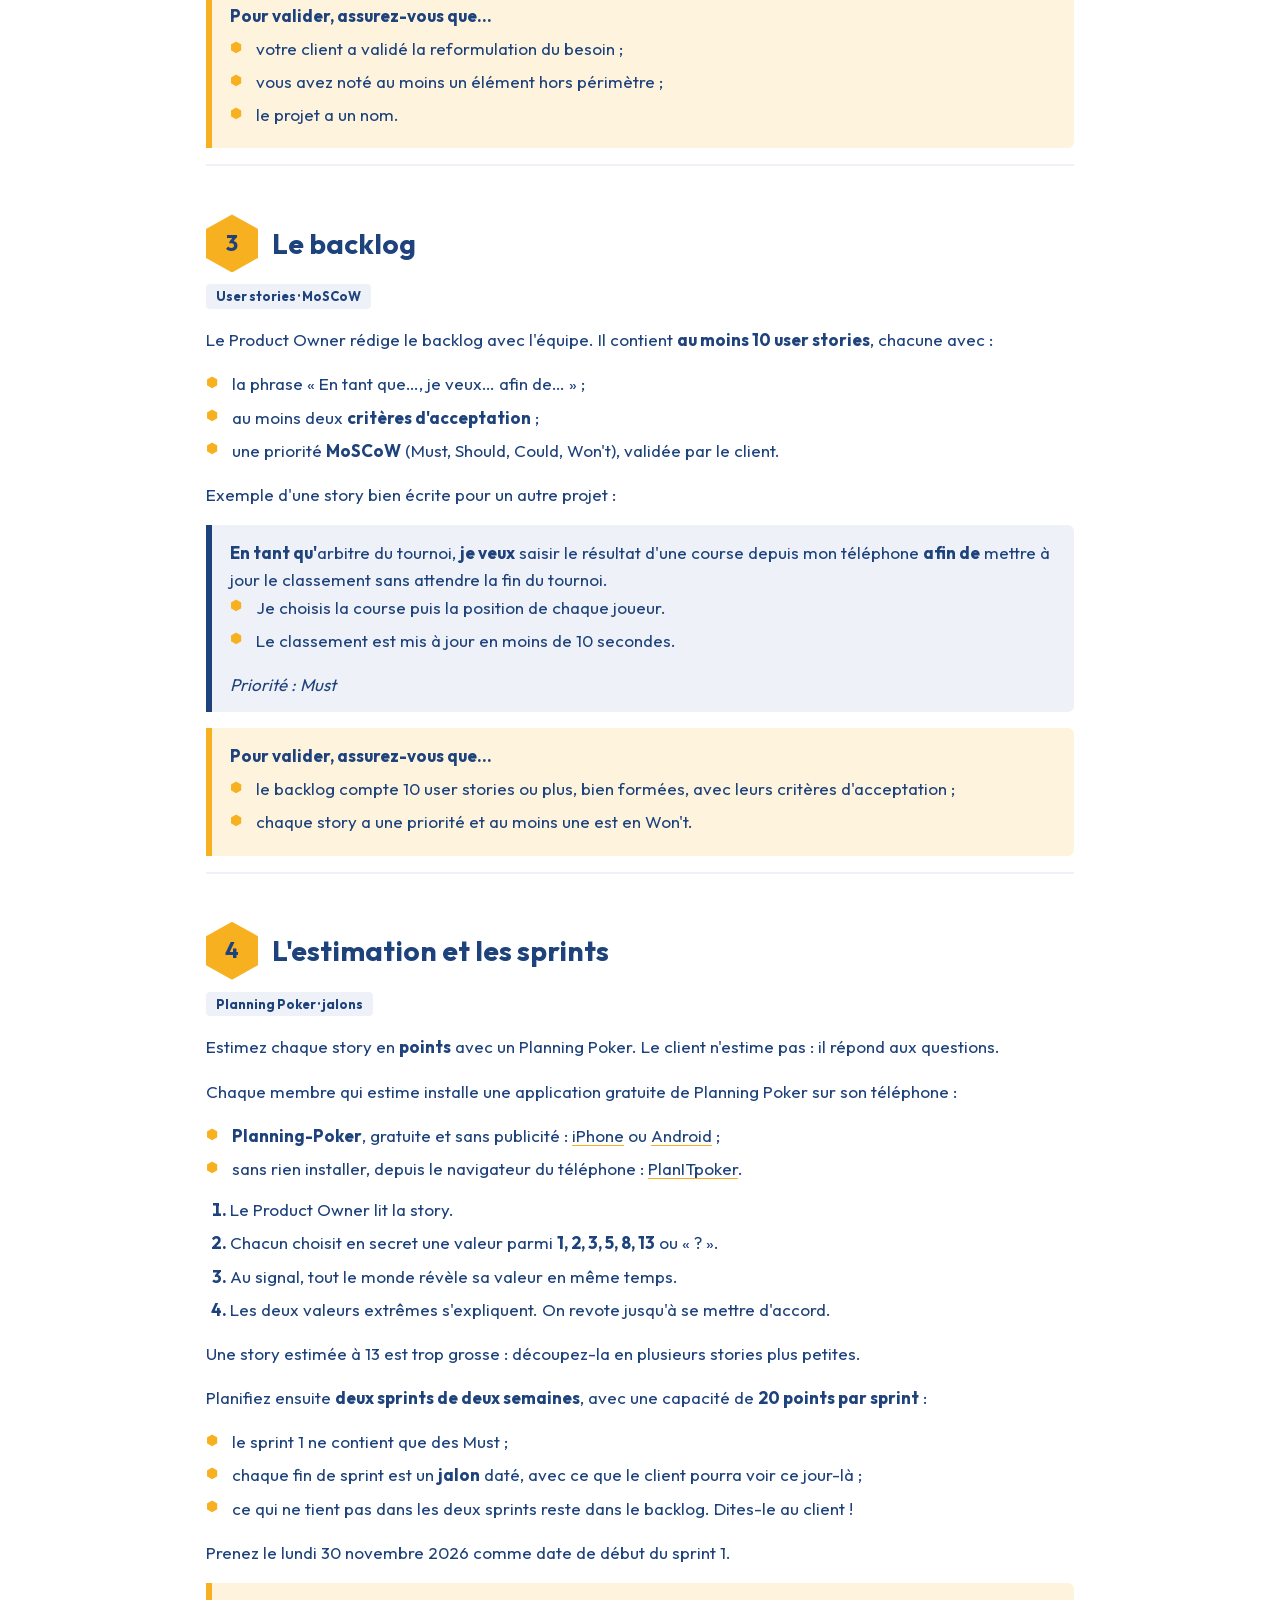
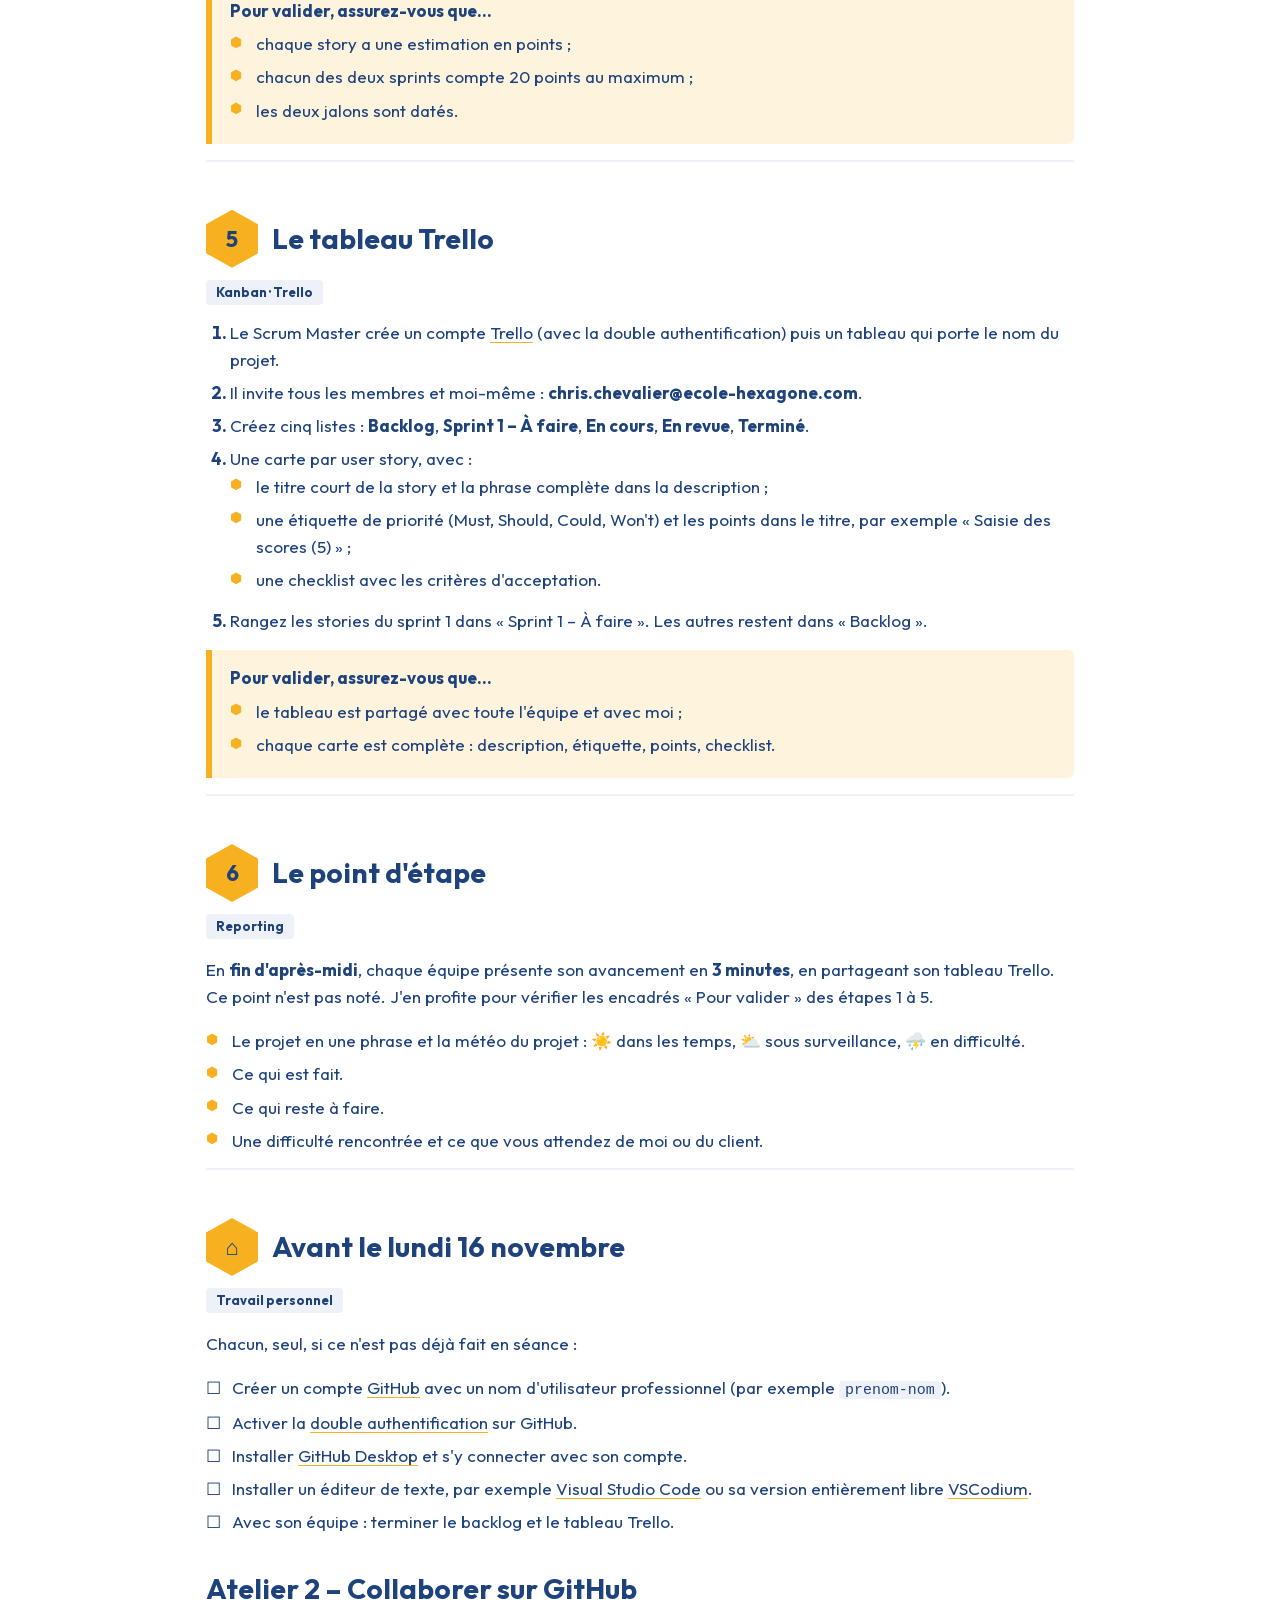
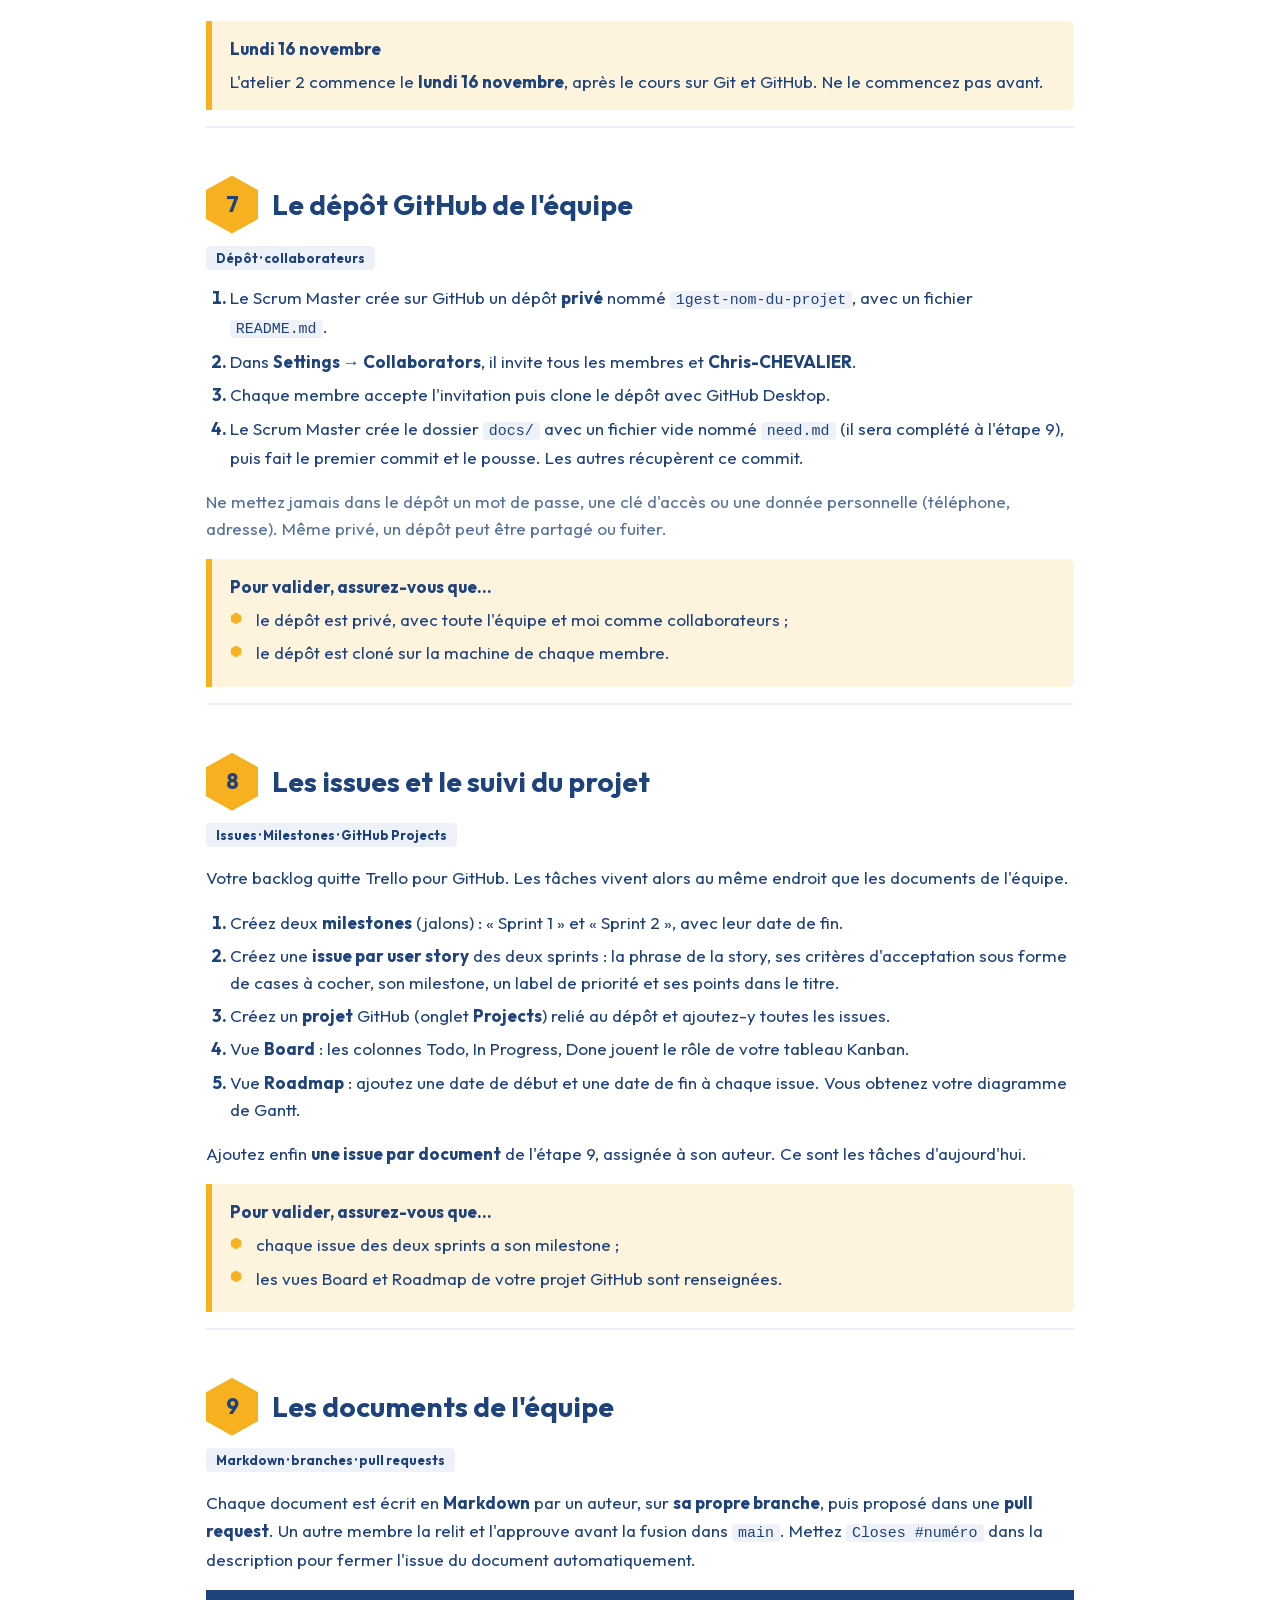
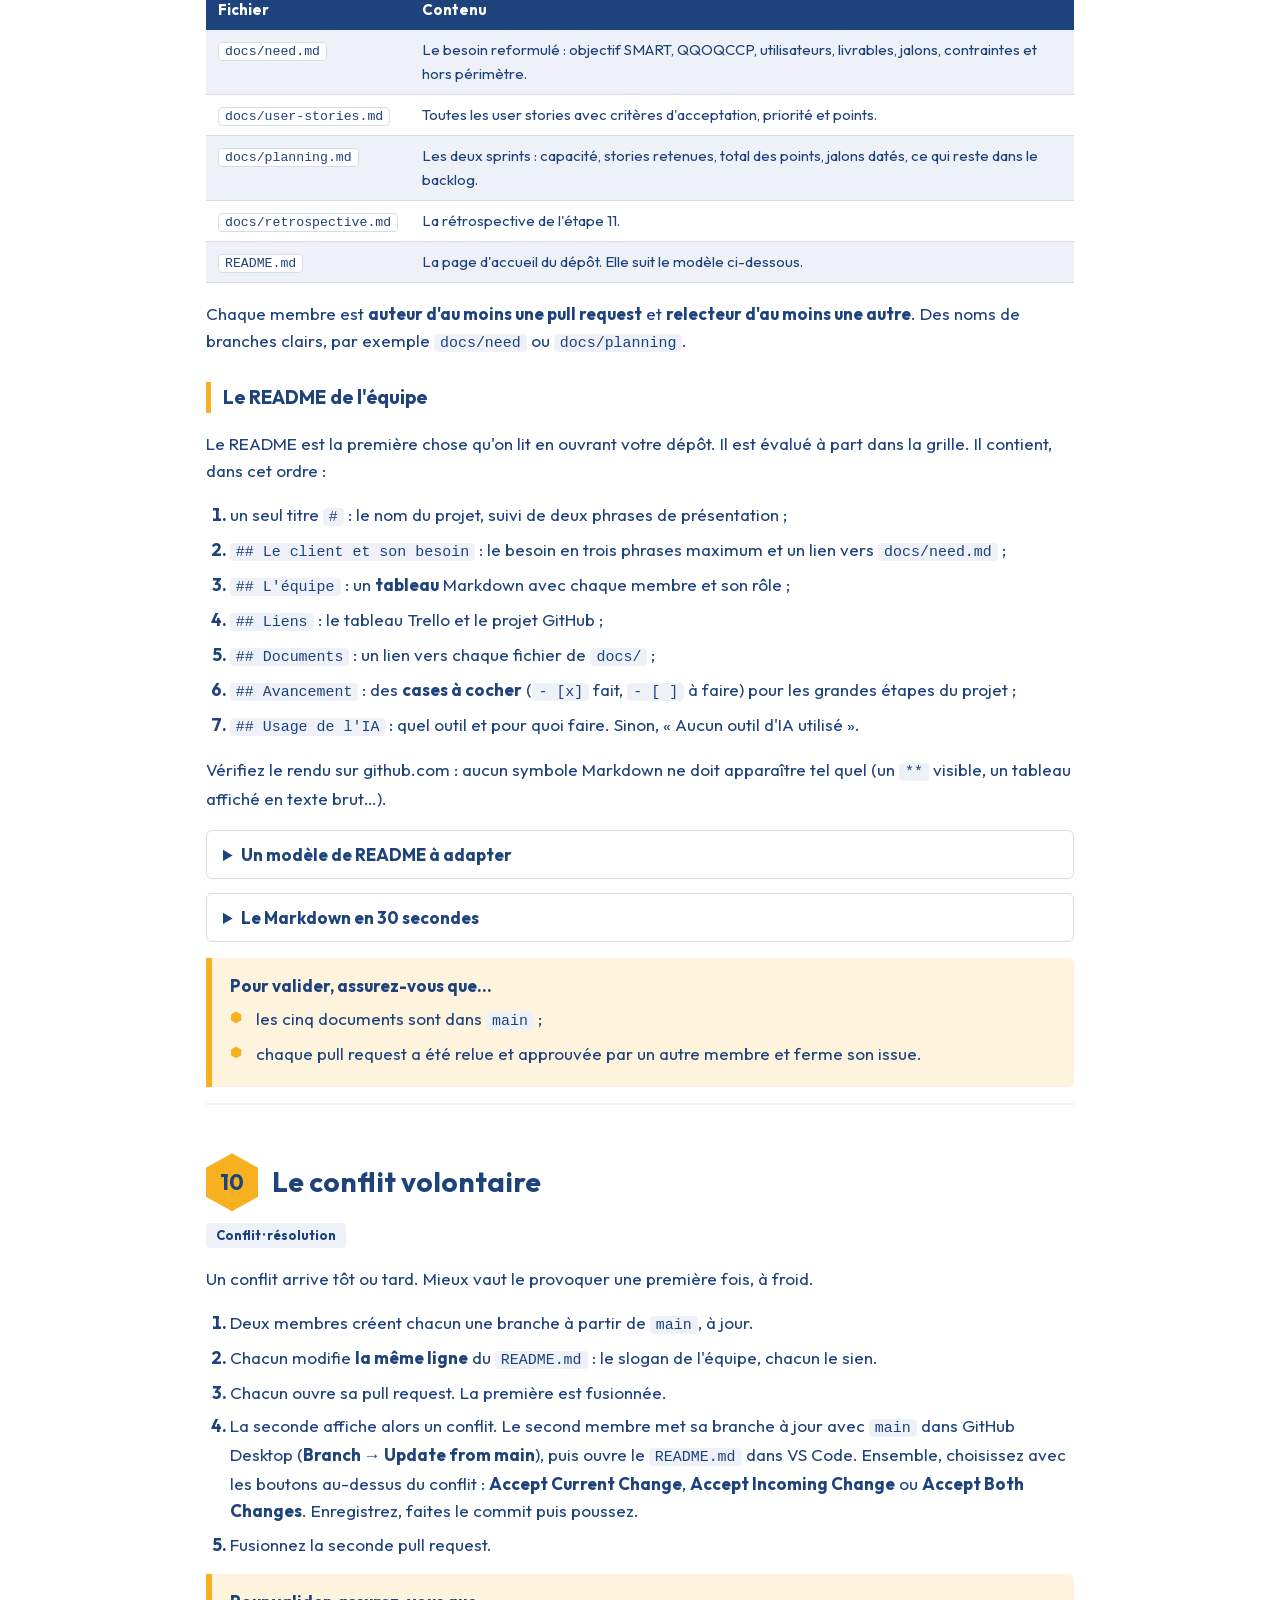
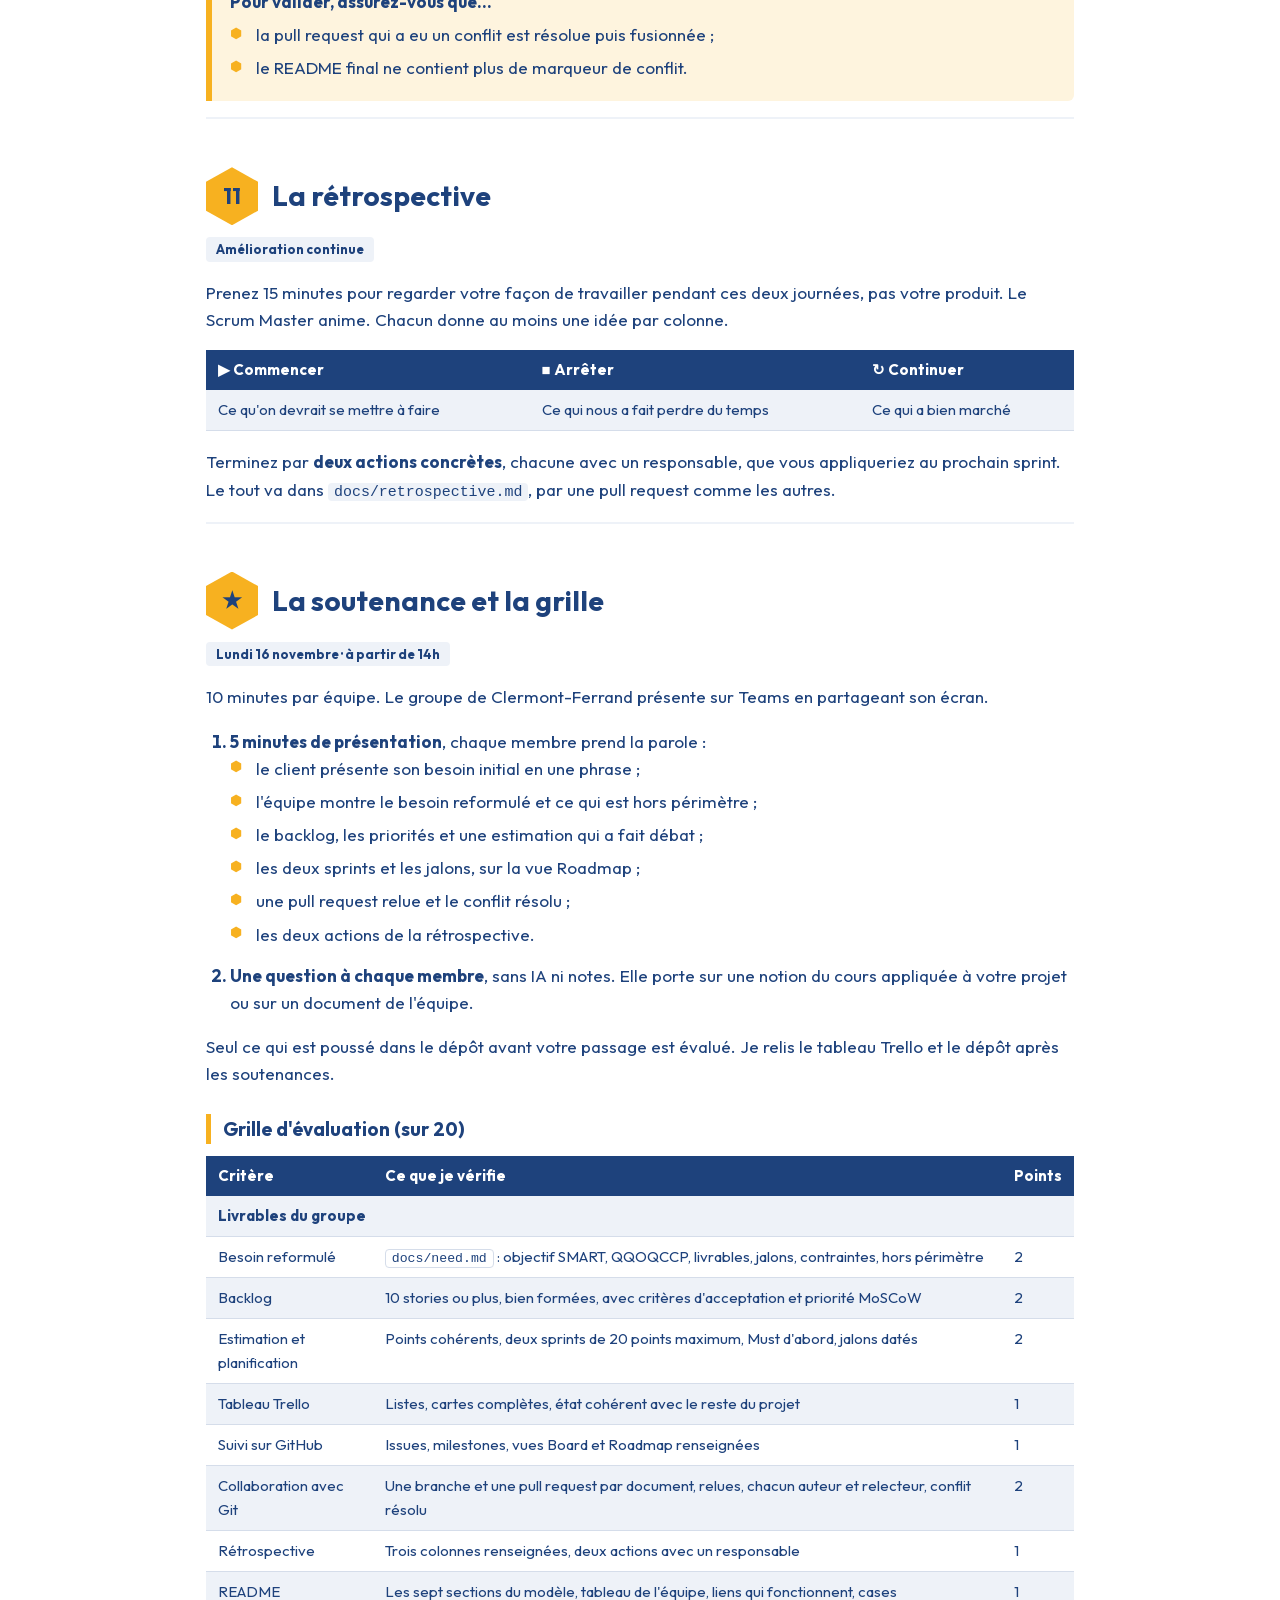
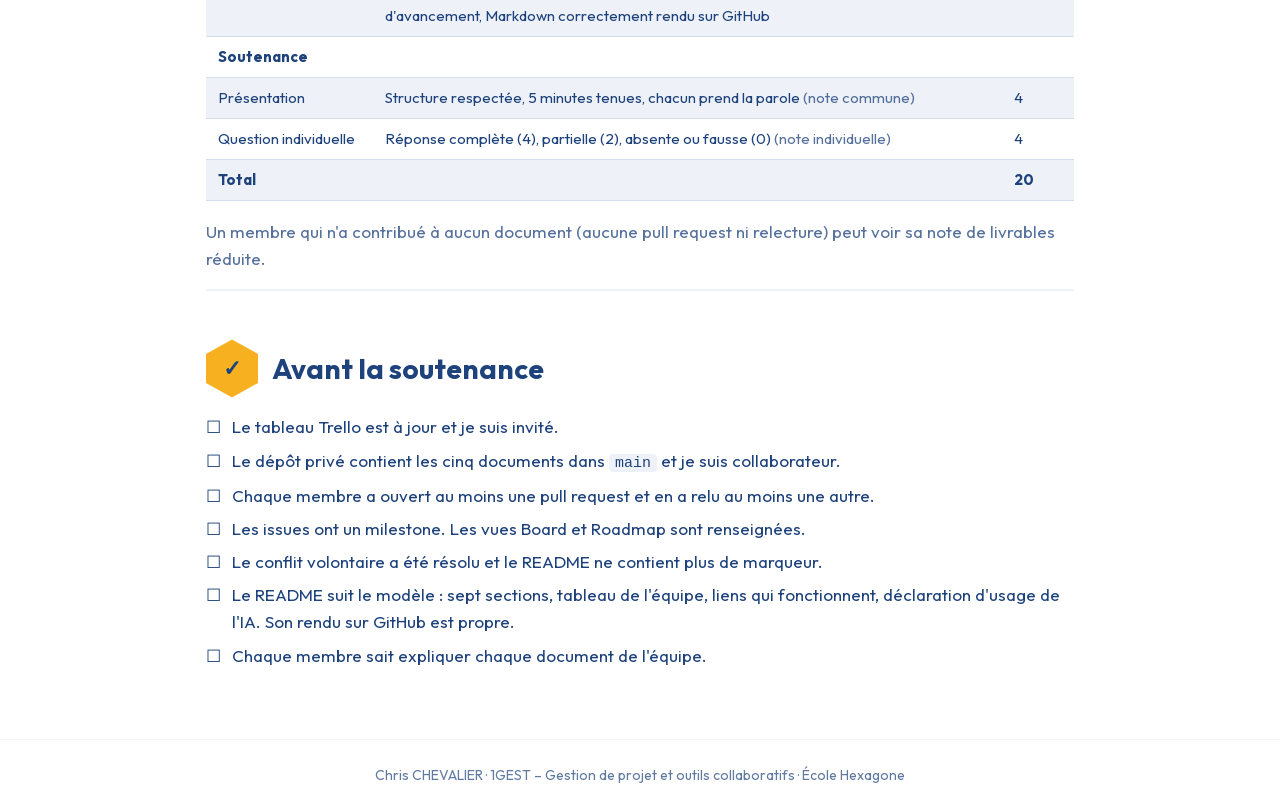
<file: projet/projet.html>
<!doctype html>
<html lang="fr">
<head>
  <meta charset="utf-8">
  <meta name="viewport" content="width=device-width, initial-scale=1">
  <title>Projet de groupe – 1GEST</title>
  <link rel="stylesheet" href="../assets/css/enonce.css">
  <style>@media print { .defi { break-before: auto; } .defi > h2 { break-after: avoid; } }</style>
</head>
<body>

<header class="entete">
  <div class="panneau"><img src="../assets/charte/logo-hexagone.png" alt="École Hexagone"></div>
  <div class="titre">
    <h1>Projet de groupe</h1>
    <p><span class="code-module">1GEST</span> – Gestion de projet et outils collaboratifs · 12 et 16 novembre 2026</p>
  </div>
</header>

<main>

  <h3>Contexte</h3>
  <p>
    Votre équipe vient d'être choisie par un client pour réaliser une application. Le client sait ce qu'il veut… à peu près.
    Son besoin est flou, il oublie des détails importants et il changera peut-être d'avis en cours de route. Comme dans un vrai projet !
  </p>
  <p>
    Votre mission : <strong>comprendre son besoin, le découper, l'estimer, le planifier et suivre le projet</strong> avec les outils
    d'une vraie équipe. Vous n'écrirez aucune ligne de code. Tout ce que vous produisez, ce sont les documents et les outils qui
    permettraient à une équipe de développement de démarrer lundi matin.
  </p>

  <div class="encadre marine">
    <span class="intitule">Ce projet en bref</span>
    <ul>
      <li><strong>Équipes</strong> de 3. Le groupe de Clermont-Ferrand travaille ensemble au campus et me questionne sur Teams.</li>
      <li><strong>Atelier 1</strong> (jeudi 12 novembre) : cadrage, backlog, estimation et tableau Trello.</li>
      <li><strong>Atelier 2</strong> (lundi 16 novembre seulement) : le projet passe sur GitHub, avec les documents de l'équipe.</li>
      <li><strong>Soutenance</strong> de 10 minutes le lundi 16 novembre à partir de 14h.</li>
      <li>Le projet compte pour <strong>50 %</strong> de la note du module (livrables sur 12, soutenance sur 8).</li>
    </ul>
  </div>

  <div class="encadre">
    <span class="intitule">Groupe de Clermont-Ferrand</span>
    <ul>
      <li>Vous travaillez <strong>ensemble dans la même salle</strong>, comme les équipes de Versailles. Toutes les étapes se font en face à face.</li>
      <li>Un ordinateur reste connecté à la réunion Teams, micro coupé quand vous travaillez. Allumez-le pour me parler.</li>
      <li>Je vous rejoins sur Teams dès que vous le demandez. Pour me montrer votre travail, partagez l'écran de l'ordinateur concerné.</li>
      <li>Une question ? Écrivez-la dans le chat de la réunion ou interpellez-moi en ouvrant votre micro, je réponds dès que possible.</li>
      <li>Si la connexion coupe, continuez avec cet énoncé et reconnectez-vous dès que possible. Rien n'est perdu.</li>
    </ul>
  </div>

  <nav class="sommaire">
    <a href="#etape-1"><span class="n">Étape 1</span><br>L'équipe et les rôles</a>
    <a href="#etape-2"><span class="n">Étape 2</span><br>Le besoin du client</a>
    <a href="#etape-3"><span class="n">Étape 3</span><br>Le backlog</a>
    <a href="#etape-4"><span class="n">Étape 4</span><br>L'estimation et les sprints</a>
    <a href="#etape-5"><span class="n">Étape 5</span><br>Le tableau Trello</a>
    <a href="#etape-6"><span class="n">Étape 6</span><br>Le point d'étape</a>
    <a href="#entre-deux"><span class="n">Avant le 16</span><br>Travail personnel</a>
    <a href="#etape-7"><span class="n">Étape 7</span><br>Le dépôt GitHub</a>
    <a href="#etape-8"><span class="n">Étape 8</span><br>Issues et suivi</a>
    <a href="#etape-9"><span class="n">Étape 9</span><br>Les documents</a>
    <a href="#etape-10"><span class="n">Étape 10</span><br>Le conflit</a>
    <a href="#etape-11"><span class="n">Étape 11</span><br>La rétrospective</a>
    <a href="#soutenance"><span class="n">Soutenance</span><br>et grille</a>
  </nav>

  <h2 style="margin-top: 36px;">Atelier 1 – Simuler un projet</h2>
  <p>Chaque étape se termine par un encadré « Pour valider, assurez-vous que… ». Vous n'avez pas à me le montrer tout de suite : je vérifie ces points pendant le point d'étape de fin de journée.</p>

  <!-- ================================================================== -->
  <section class="defi" id="etape-1">
    <h2><span class="num">1</span> L'équipe et les rôles</h2>
    <div class="meta"><span class="etiquette clair">Acteurs · Scrum</span></div>

    <p>Formez votre équipe de trois puis répartissez ces rôles. Chaque rôle est tenu par une seule personne. Le Product Owner et le Scrum Master sont aussi les Developers de l'équipe.</p>
    <table>
      <tr><th>Rôle</th><th>Ce qu'il fait pendant le projet</th></tr>
      <tr><td><strong>Client</strong> (MOA)</td><td>Reçoit le cahier des charges et il est le <strong>seul</strong> à le lire. Il exprime le besoin, répond aux questions et valide les livrables. Il joue son personnage jusqu'au bout.</td></tr>
      <tr><td><strong>Product Owner</strong></td><td>Représente le client dans l'équipe. Il rédige et priorise le backlog. Il a le dernier mot sur les priorités.</td></tr>
      <tr><td><strong>Scrum Master</strong></td><td>Anime les étapes, surveille le temps et tient le tableau à jour. Il crée le dépôt GitHub de l'équipe.</td></tr>
    </table>
    <p>Tout le monde, client compris, rédige une partie des documents de l'atelier 2.</p>
    <p>Dès que les rôles sont choisis, le client me le signale. Je lui envoie son cahier des charges en privé, dans un message Teams, Wimi ou par e-mail.</p>

    <div class="encadre">
      <span class="intitule">Pour valider, assurez-vous que…</span>
      <ul>
        <li>chacun connaît son rôle ;</li>
        <li>le client a reçu son cahier des charges.</li>
      </ul>
    </div>
  </section>

  <!-- ================================================================== -->
  <section class="defi" id="etape-2">
    <h2><span class="num">2</span> Le besoin du client</h2>
    <div class="meta"><span class="etiquette clair">QQOQCCP · Silent Scrum</span></div>

    <p>Vous allez découvrir le besoin avec un jeu en trois manches, le <strong>Silent Scrum</strong>. Il oblige à écouter avant de parler.</p>
    <ol>
      <li><strong>Le client parle, l'équipe se tait (5 minutes).</strong> Le client présente son projet avec ses mots, sans lire son cahier des charges.
        L'équipe écoute et prend des notes, sans poser la moindre question ni réagir.</li>
      <li><strong>L'équipe pose ses questions (15 minutes).</strong> Elle s'appuie sur le QQOQCCP (Quoi, Qui, Où, Quand, Comment, Combien, Pourquoi).
        Le client répond <strong>uniquement</strong> à la question posée. Ce qu'on ne lui demande pas, il ne le dit pas.</li>
      <li><strong>L'équipe reformule (10 minutes).</strong> Le Product Owner résume le besoin en cinq phrases maximum. Le client dit ce qui est juste,
        ce qui est faux et ce qui manque. On recommence jusqu'à ce qu'il valide.</li>
    </ol>
    <p>Le Scrum Master chronomètre chaque manche. Une fois le temps écoulé, on passe à la suivante : le client devra préciser le reste plus tard, comme dans un vrai projet.</p>
    <p>Notez le résultat : un objectif SMART, les utilisateurs, les livrables attendus, les jalons, les contraintes et ce qui est <strong>hors périmètre</strong>.</p>
    <p>Choisissez enfin un <strong>nom de projet</strong> court et cohérent avec le besoin, validé par le client. Il servira pour le tableau Trello et le dépôt GitHub.</p>

    <details>
      <summary>Des idées de questions à poser au client</summary>
      <ul>
        <li>Qui utilisera l'application ? Sur quel appareil ? Où ?</li>
        <li>Pour quelle date en avez-vous besoin ? Pourquoi cette date ?</li>
        <li>Quelle fonctionnalité est indispensable dès le premier jour ?</li>
        <li>Qu'est-ce qui se passe aujourd'hui, sans l'application ?</li>
        <li>Y a-t-il quelque chose que vous ne voulez surtout pas ?</li>
      </ul>
    </details>

    <div class="encadre">
      <span class="intitule">Pour valider, assurez-vous que…</span>
      <ul>
        <li>votre client a validé la reformulation du besoin ;</li>
        <li>vous avez noté au moins un élément hors périmètre ;</li>
        <li>le projet a un nom.</li>
      </ul>
    </div>
  </section>

  <!-- ================================================================== -->
  <section class="defi" id="etape-3">
    <h2><span class="num">3</span> Le backlog</h2>
    <div class="meta"><span class="etiquette clair">User stories · MoSCoW</span></div>

    <p>Le Product Owner rédige le backlog avec l'équipe. Il contient <strong>au moins 10 user stories</strong>, chacune avec :</p>
    <ul>
      <li>la phrase « En tant que…, je veux… afin de… » ;</li>
      <li>au moins deux <strong>critères d'acceptation</strong> ;</li>
      <li>une priorité <strong>MoSCoW</strong> (Must, Should, Could, Won't), validée par le client.</li>
    </ul>
    <p>Exemple d'une story bien écrite pour un autre projet :</p>
    <div class="encadre marine">
      <strong>En tant qu'</strong>arbitre du tournoi, <strong>je veux</strong> saisir le résultat d'une course depuis mon téléphone
      <strong>afin de</strong> mettre à jour le classement sans attendre la fin du tournoi.
      <ul>
        <li>Je choisis la course puis la position de chaque joueur.</li>
        <li>Le classement est mis à jour en moins de 10 secondes.</li>
      </ul>
      <p><em>Priorité : Must</em></p>
    </div>

    <div class="encadre">
      <span class="intitule">Pour valider, assurez-vous que…</span>
      <ul>
        <li>le backlog compte 10 user stories ou plus, bien formées, avec leurs critères d'acceptation ;</li>
        <li>chaque story a une priorité et au moins une est en Won't.</li>
      </ul>
    </div>
  </section>

  <!-- ================================================================== -->
  <section class="defi" id="etape-4">
    <h2><span class="num">4</span> L'estimation et les sprints</h2>
    <div class="meta"><span class="etiquette clair">Planning Poker · jalons</span></div>

    <p>Estimez chaque story en <strong>points</strong> avec un Planning Poker. Le client n'estime pas : il répond aux questions.</p>
    <p>Chaque membre qui estime installe une application gratuite de Planning Poker sur son téléphone :</p>
    <ul>
      <li><strong>Planning-Poker</strong>, gratuite et sans publicité : <a href="https://apps.apple.com/app/id6478492379" target="_blank">iPhone</a> ou <a href="https://play.google.com/store/apps/details?id=ag.mobilesoftware.planning_poker" target="_blank">Android</a> ;</li>
      <li>sans rien installer, depuis le navigateur du téléphone : <a href="https://planitpoker.com/" target="_blank">PlanITpoker</a>.</li>
    </ul>
    <ol>
      <li>Le Product Owner lit la story.</li>
      <li>Chacun choisit en secret une valeur parmi <strong>1, 2, 3, 5, 8, 13</strong> ou « ? ».</li>
      <li>Au signal, tout le monde révèle sa valeur en même temps.</li>
      <li>Les deux valeurs extrêmes s'expliquent. On revote jusqu'à se mettre d'accord.</li>
    </ol>
    <p>Une story estimée à 13 est trop grosse : découpez-la en plusieurs stories plus petites.</p>
    <p>Planifiez ensuite <strong>deux sprints de deux semaines</strong>, avec une capacité de <strong>20 points par sprint</strong> :</p>
    <ul>
      <li>le sprint 1 ne contient que des Must ;</li>
      <li>chaque fin de sprint est un <strong>jalon</strong> daté, avec ce que le client pourra voir ce jour-là ;</li>
      <li>ce qui ne tient pas dans les deux sprints reste dans le backlog. Dites-le au client !</li>
    </ul>
    <p>Prenez le lundi 30 novembre 2026 comme date de début du sprint 1.</p>

    <div class="encadre">
      <span class="intitule">Pour valider, assurez-vous que…</span>
      <ul>
        <li>chaque story a une estimation en points ;</li>
        <li>chacun des deux sprints compte 20 points au maximum ;</li>
        <li>les deux jalons sont datés.</li>
      </ul>
    </div>
  </section>

  <!-- ================================================================== -->
  <section class="defi" id="etape-5">
    <h2><span class="num">5</span> Le tableau Trello</h2>
    <div class="meta"><span class="etiquette clair">Kanban · Trello</span></div>

    <ol>
      <li>Le Scrum Master crée un compte <a href="https://trello.com/signup" target="_blank">Trello</a> (avec la double authentification) puis un tableau qui porte le nom du projet.</li>
      <li>Il invite tous les membres et moi-même : <strong>chris.chevalier@ecole-hexagone.com</strong>.</li>
      <li>Créez cinq listes : <strong>Backlog</strong>, <strong>Sprint 1 – À faire</strong>, <strong>En cours</strong>, <strong>En revue</strong>, <strong>Terminé</strong>.</li>
      <li>Une carte par user story, avec :
        <ul>
          <li>le titre court de la story et la phrase complète dans la description ;</li>
          <li>une étiquette de priorité (Must, Should, Could, Won't) et les points dans le titre, par exemple « Saisie des scores (5) » ;</li>
          <li>une checklist avec les critères d'acceptation.</li>
        </ul>
      </li>
      <li>Rangez les stories du sprint 1 dans « Sprint 1 – À faire ». Les autres restent dans « Backlog ».</li>
    </ol>

    <div class="encadre">
      <span class="intitule">Pour valider, assurez-vous que…</span>
      <ul>
        <li>le tableau est partagé avec toute l'équipe et avec moi ;</li>
        <li>chaque carte est complète : description, étiquette, points, checklist.</li>
      </ul>
    </div>
  </section>

  <!-- ================================================================== -->
  <section class="defi" id="etape-6">
    <h2><span class="num">6</span> Le point d'étape</h2>
    <div class="meta"><span class="etiquette clair">Reporting</span></div>

    <p>En <strong>fin d'après-midi</strong>, chaque équipe présente son avancement en <strong>3 minutes</strong>, en partageant son tableau Trello. Ce point n'est pas noté. J'en profite pour vérifier les encadrés « Pour valider » des étapes 1 à 5.</p>
    <ul>
      <li>Le projet en une phrase et la météo du projet : ☀️ dans les temps, ⛅ sous surveillance, ⛈️ en difficulté.</li>
      <li>Ce qui est fait.</li>
      <li>Ce qui reste à faire.</li>
      <li>Une difficulté rencontrée et ce que vous attendez de moi ou du client.</li>
    </ul>
  </section>

  <!-- ================================================================== -->
  <section class="defi" id="entre-deux">
    <h2><span class="num">⌂</span> Avant le lundi 16 novembre</h2>
    <div class="meta"><span class="etiquette clair">Travail personnel</span></div>

    <p>Chacun, seul, si ce n'est pas déjà fait en séance :</p>
    <ul class="checklist">
      <li>Créer un compte <a href="https://github.com/signup" target="_blank">GitHub</a> avec un nom d'utilisateur professionnel (par exemple <code>prenom-nom</code>).</li>
      <li>Activer la <a href="https://docs.github.com/fr/authentication/securing-your-account-with-two-factor-authentication-2fa/configuring-two-factor-authentication" target="_blank">double authentification</a> sur GitHub.</li>
      <li>Installer <a href="https://desktop.github.com/download/" target="_blank">GitHub Desktop</a> et s'y connecter avec son compte.</li>
      <li>Installer un éditeur de texte, par exemple <a href="https://code.visualstudio.com/" target="_blank">Visual Studio Code</a> ou sa version entièrement libre <a href="https://vscodium.com/" target="_blank">VSCodium</a>.</li>
      <li>Avec son équipe : terminer le backlog et le tableau Trello.</li>
    </ul>
  </section>

  <h2 style="margin-top: 36px;">Atelier 2 – Collaborer sur GitHub</h2>
  <div class="encadre ambre">
    <span class="intitule">Lundi 16 novembre</span>
    L'atelier 2 commence le <strong>lundi 16 novembre</strong>, après le cours sur Git et GitHub. Ne le commencez pas avant.
  </div>

  <!-- ================================================================== -->
  <section class="defi" id="etape-7">
    <h2><span class="num">7</span> Le dépôt GitHub de l'équipe</h2>
    <div class="meta"><span class="etiquette clair">Dépôt · collaborateurs</span></div>

    <ol>
      <li>Le Scrum Master crée sur GitHub un dépôt <strong>privé</strong> nommé <code>1gest-nom-du-projet</code>, avec un fichier <code>README.md</code>.</li>
      <li>Dans <strong>Settings → Collaborators</strong>, il invite tous les membres et <strong>Chris-CHEVALIER</strong>.</li>
      <li>Chaque membre accepte l'invitation puis clone le dépôt avec GitHub Desktop.</li>
      <li>Le Scrum Master crée le dossier <code>docs/</code> avec un fichier vide nommé <code>need.md</code> (il sera complété à l'étape 9), puis fait le premier commit et le pousse. Les autres récupèrent ce commit.</li>
    </ol>
    <p class="muet">Ne mettez jamais dans le dépôt un mot de passe, une clé d'accès ou une donnée personnelle (téléphone, adresse). Même privé, un dépôt peut être partagé ou fuiter.</p>

    <div class="encadre">
      <span class="intitule">Pour valider, assurez-vous que…</span>
      <ul>
        <li>le dépôt est privé, avec toute l'équipe et moi comme collaborateurs ;</li>
        <li>le dépôt est cloné sur la machine de chaque membre.</li>
      </ul>
    </div>
  </section>

  <!-- ================================================================== -->
  <section class="defi" id="etape-8">
    <h2><span class="num">8</span> Les issues et le suivi du projet</h2>
    <div class="meta"><span class="etiquette clair">Issues · Milestones · GitHub Projects</span></div>

    <p>Votre backlog quitte Trello pour GitHub. Les tâches vivent alors au même endroit que les documents de l'équipe.</p>
    <ol>
      <li>Créez deux <strong>milestones</strong> (jalons) : « Sprint 1 » et « Sprint 2 », avec leur date de fin.</li>
      <li>Créez une <strong>issue par user story</strong> des deux sprints : la phrase de la story, ses critères d'acceptation sous forme de cases à cocher, son milestone, un label de priorité et ses points dans le titre.</li>
      <li>Créez un <strong>projet</strong> GitHub (onglet <strong>Projects</strong>) relié au dépôt et ajoutez-y toutes les issues.</li>
      <li>Vue <strong>Board</strong> : les colonnes Todo, In Progress, Done jouent le rôle de votre tableau Kanban.</li>
      <li>Vue <strong>Roadmap</strong> : ajoutez une date de début et une date de fin à chaque issue. Vous obtenez votre diagramme de Gantt.</li>
    </ol>
    <p>Ajoutez enfin <strong>une issue par document</strong> de l'étape 9, assignée à son auteur. Ce sont les tâches d'aujourd'hui.</p>

    <div class="encadre">
      <span class="intitule">Pour valider, assurez-vous que…</span>
      <ul>
        <li>chaque issue des deux sprints a son milestone ;</li>
        <li>les vues Board et Roadmap de votre projet GitHub sont renseignées.</li>
      </ul>
    </div>
  </section>

  <!-- ================================================================== -->
  <section class="defi" id="etape-9">
    <h2><span class="num">9</span> Les documents de l'équipe</h2>
    <div class="meta"><span class="etiquette clair">Markdown · branches · pull requests</span></div>

    <p>Chaque document est écrit en <strong>Markdown</strong> par un auteur, sur <strong>sa propre branche</strong>, puis proposé dans une <strong>pull request</strong>.
      Un autre membre la relit et l'approuve avant la fusion dans <code>main</code>. Mettez <code>Closes #numéro</code> dans la description pour fermer l'issue du document automatiquement.</p>
    <table>
      <tr><th>Fichier</th><th>Contenu</th></tr>
      <tr><td><code>docs/need.md</code></td><td>Le besoin reformulé : objectif SMART, QQOQCCP, utilisateurs, livrables, jalons, contraintes et hors périmètre.</td></tr>
      <tr><td><code>docs/user-stories.md</code></td><td>Toutes les user stories avec critères d'acceptation, priorité et points.</td></tr>
      <tr><td><code>docs/planning.md</code></td><td>Les deux sprints : capacité, stories retenues, total des points, jalons datés, ce qui reste dans le backlog.</td></tr>
      <tr><td><code>docs/retrospective.md</code></td><td>La rétrospective de l'étape 11.</td></tr>
      <tr><td><code>README.md</code></td><td>La page d'accueil du dépôt. Elle suit le modèle ci-dessous.</td></tr>
    </table>
    <p>Chaque membre est <strong>auteur d'au moins une pull request</strong> et <strong>relecteur d'au moins une autre</strong>. Des noms de branches clairs, par exemple <code>docs/need</code> ou <code>docs/planning</code>.</p>

    <h3>Le README de l'équipe</h3>
    <p>Le README est la première chose qu'on lit en ouvrant votre dépôt. Il est évalué à part dans la grille. Il contient, dans cet ordre :</p>
    <ol>
      <li>un seul titre <code>#</code> : le nom du projet, suivi de deux phrases de présentation ;</li>
      <li><code>## Le client et son besoin</code> : le besoin en trois phrases maximum et un lien vers <code>docs/need.md</code> ;</li>
      <li><code>## L'équipe</code> : un <strong>tableau</strong> Markdown avec chaque membre et son rôle ;</li>
      <li><code>## Liens</code> : le tableau Trello et le projet GitHub ;</li>
      <li><code>## Documents</code> : un lien vers chaque fichier de <code>docs/</code> ;</li>
      <li><code>## Avancement</code> : des <strong>cases à cocher</strong> (<code>- [x]</code> fait, <code>- [ ]</code> à faire) pour les grandes étapes du projet ;</li>
      <li><code>## Usage de l'IA</code> : quel outil et pour quoi faire. Sinon, « Aucun outil d'IA utilisé ».</li>
    </ol>
    <p>Vérifiez le rendu sur github.com : aucun symbole Markdown ne doit apparaître tel quel (un <code>**</code> visible, un tableau affiché en texte brut…).</p>

    <details>
      <summary>Un modèle de README à adapter</summary>
      <pre data-titre="README.md"><code class="language-markdown">
        # Nom du projet

        Deux phrases : ce que fait l'application et pour qui.

        ## Le client et son besoin

        Le besoin du client en trois phrases maximum.
        Détails : [docs/need.md](docs/need.md)

        ## L'équipe

        | Membre | Rôle          |
        |--------|---------------|
        | Prénom | Client        |
        | Prénom | Product Owner |
        | Prénom | Scrum Master  |

        ## Liens

        - [Tableau Trello](https://trello.com/b/…)
        - [Projet GitHub](https://github.com/…/projects/1)

        ## Documents

        - [Besoin reformulé](docs/need.md)
        - [User stories](docs/user-stories.md)
        - [Planning des sprints](docs/planning.md)
        - [Rétrospective](docs/retrospective.md)

        ## Avancement

        - [x] Besoin reformulé et validé par le client
        - [x] Backlog estimé et planifié
        - [ ] Rétrospective rédigée

        ## Usage de l'IA

        Outil utilisé, pour quoi faire (ou « Aucun outil d'IA utilisé »).
      </code></pre>
    </details>

    <details>
      <summary>Le Markdown en 30 secondes</summary>
      <pre data-titre="docs/planning.md"><code class="language-markdown">
        # Planning

        ## Sprint 1 (30 novembre → 11 décembre)

        Capacité : **20 points**

        - [ ] Inscription des joueurs (5)
        - [ ] Grille des courses (8)
        - [ ] Connexion des arbitres (5)

        Total : 18 points · Jalon : démonstration au client le 11 décembre
      </code></pre>
      <p><code>#</code> fait un titre, <code>-</code> une puce, <code>**…**</code> du gras, <code>- [ ]</code> une case à cocher, <code>[texte](lien)</code> un lien. Laissez une ligne vide avant une liste ou un tableau. GitHub affiche le résultat mis en forme.
        <a href="https://docs.github.com/fr/get-started/writing-on-github/getting-started-with-writing-and-formatting-on-github/basic-writing-and-formatting-syntax" target="_blank">Toute la syntaxe</a>.</p>
    </details>

    <div class="encadre">
      <span class="intitule">Pour valider, assurez-vous que…</span>
      <ul>
        <li>les cinq documents sont dans <code>main</code> ;</li>
        <li>chaque pull request a été relue et approuvée par un autre membre et ferme son issue.</li>
      </ul>
    </div>
  </section>

  <!-- ================================================================== -->
  <section class="defi" id="etape-10">
    <h2><span class="num">10</span> Le conflit volontaire</h2>
    <div class="meta"><span class="etiquette clair">Conflit · résolution</span></div>

    <p>Un conflit arrive tôt ou tard. Mieux vaut le provoquer une première fois, à froid.</p>
    <ol>
      <li>Deux membres créent chacun une branche à partir de <code>main</code>, à jour.</li>
      <li>Chacun modifie <strong>la même ligne</strong> du <code>README.md</code> : le slogan de l'équipe, chacun le sien.</li>
      <li>Chacun ouvre sa pull request. La première est fusionnée.</li>
      <li>La seconde affiche alors un conflit. Le second membre met sa branche à jour avec <code>main</code> dans GitHub Desktop (<strong>Branch → Update from main</strong>), puis ouvre le <code>README.md</code> dans VS Code. Ensemble, choisissez avec les boutons au-dessus du conflit : <strong>Accept Current Change</strong>, <strong>Accept Incoming Change</strong> ou <strong>Accept Both Changes</strong>. Enregistrez, faites le commit puis poussez.</li>
      <li>Fusionnez la seconde pull request.</li>
    </ol>

    <div class="encadre">
      <span class="intitule">Pour valider, assurez-vous que…</span>
      <ul>
        <li>la pull request qui a eu un conflit est résolue puis fusionnée ;</li>
        <li>le README final ne contient plus de marqueur de conflit.</li>
      </ul>
    </div>
  </section>

  <!-- ================================================================== -->
  <section class="defi" id="etape-11">
    <h2><span class="num">11</span> La rétrospective</h2>
    <div class="meta"><span class="etiquette clair">Amélioration continue</span></div>

    <p>Prenez 15 minutes pour regarder votre façon de travailler pendant ces deux journées, pas votre produit.
      Le Scrum Master anime. Chacun donne au moins une idée par colonne.</p>
    <table>
      <tr><th>▶ Commencer</th><th>■ Arrêter</th><th>↻ Continuer</th></tr>
      <tr><td>Ce qu'on devrait se mettre à faire</td><td>Ce qui nous a fait perdre du temps</td><td>Ce qui a bien marché</td></tr>
    </table>
    <p>Terminez par <strong>deux actions concrètes</strong>, chacune avec un responsable, que vous appliqueriez au prochain sprint.
      Le tout va dans <code>docs/retrospective.md</code>, par une pull request comme les autres.</p>
  </section>

  <!-- ================================================================== -->
  <section class="defi" id="soutenance">
    <h2><span class="num">★</span> La soutenance et la grille</h2>
    <div class="meta"><span class="etiquette clair">Lundi 16 novembre · à partir de 14h</span></div>

    <p>10 minutes par équipe. Le groupe de Clermont-Ferrand présente sur Teams en partageant son écran.</p>
    <ol>
      <li><strong>5 minutes de présentation</strong>, chaque membre prend la parole :
        <ul>
          <li>le client présente son besoin initial en une phrase ;</li>
          <li>l'équipe montre le besoin reformulé et ce qui est hors périmètre ;</li>
          <li>le backlog, les priorités et une estimation qui a fait débat ;</li>
          <li>les deux sprints et les jalons, sur la vue Roadmap ;</li>
          <li>une pull request relue et le conflit résolu ;</li>
          <li>les deux actions de la rétrospective.</li>
        </ul>
      </li>
      <li><strong>Une question à chaque membre</strong>, sans IA ni notes. Elle porte sur une notion du cours appliquée à votre projet ou sur un document de l'équipe.</li>
    </ol>
    <p>Seul ce qui est poussé dans le dépôt avant votre passage est évalué. Je relis le tableau Trello et le dépôt après les soutenances.</p>

    <h3>Grille d'évaluation (sur 20)</h3>
    <table>
      <tr><th>Critère</th><th>Ce que je vérifie</th><th class="num">Points</th></tr>
      <tr><td colspan="3"><strong>Livrables du groupe</strong></td></tr>
      <tr><td>Besoin reformulé</td><td><code>docs/need.md</code> : objectif SMART, QQOQCCP, livrables, jalons, contraintes, hors périmètre</td><td class="num">2</td></tr>
      <tr><td>Backlog</td><td>10 stories ou plus, bien formées, avec critères d'acceptation et priorité MoSCoW</td><td class="num">2</td></tr>
      <tr><td>Estimation et planification</td><td>Points cohérents, deux sprints de 20 points maximum, Must d'abord, jalons datés</td><td class="num">2</td></tr>
      <tr><td>Tableau Trello</td><td>Listes, cartes complètes, état cohérent avec le reste du projet</td><td class="num">1</td></tr>
      <tr><td>Suivi sur GitHub</td><td>Issues, milestones, vues Board et Roadmap renseignées</td><td class="num">1</td></tr>
      <tr><td>Collaboration avec Git</td><td>Une branche et une pull request par document, relues, chacun auteur et relecteur, conflit résolu</td><td class="num">2</td></tr>
      <tr><td>Rétrospective</td><td>Trois colonnes renseignées, deux actions avec un responsable</td><td class="num">1</td></tr>
      <tr><td>README</td><td>Les sept sections du modèle, tableau de l'équipe, liens qui fonctionnent, cases d'avancement, Markdown correctement rendu sur GitHub</td><td class="num">1</td></tr>
      <tr><td colspan="3"><strong>Soutenance</strong></td></tr>
      <tr><td>Présentation</td><td>Structure respectée, 5 minutes tenues, chacun prend la parole <span class="muet">(note commune)</span></td><td class="num">4</td></tr>
      <tr><td>Question individuelle</td><td>Réponse complète (4), partielle (2), absente ou fausse (0) <span class="muet">(note individuelle)</span></td><td class="num">4</td></tr>
      <tr><td colspan="2"><strong>Total</strong></td><td class="num"><strong>20</strong></td></tr>
    </table>
    <p class="muet">Un membre qui n'a contribué à aucun document (aucune pull request ni relecture) peut voir sa note de livrables réduite.</p>
  </section>

  <!-- ================================================================== -->
  <section class="defi" id="auto-evaluation">
    <h2><span class="num">✓</span> Avant la soutenance</h2>
    <ul class="checklist">
      <li>Le tableau Trello est à jour et je suis invité.</li>
      <li>Le dépôt privé contient les cinq documents dans <code>main</code> et je suis collaborateur.</li>
      <li>Chaque membre a ouvert au moins une pull request et en a relu au moins une autre.</li>
      <li>Les issues ont un milestone. Les vues Board et Roadmap sont renseignées.</li>
      <li>Le conflit volontaire a été résolu et le README ne contient plus de marqueur.</li>
      <li>Le README suit le modèle : sept sections, tableau de l'équipe, liens qui fonctionnent, déclaration d'usage de l'IA. Son rendu sur GitHub est propre.</li>
      <li>Chaque membre sait expliquer chaque document de l'équipe.</li>
    </ul>
  </section>

</main>

<footer class="pied">Chris CHEVALIER · 1GEST – Gestion de projet et outils collaboratifs · École Hexagone</footer>

<script src="../assets/vendor/reveal/plugin/highlight/highlight.js"></script>
<script src="../assets/js/enonce.js"></script>
</body>
</html>
</file>
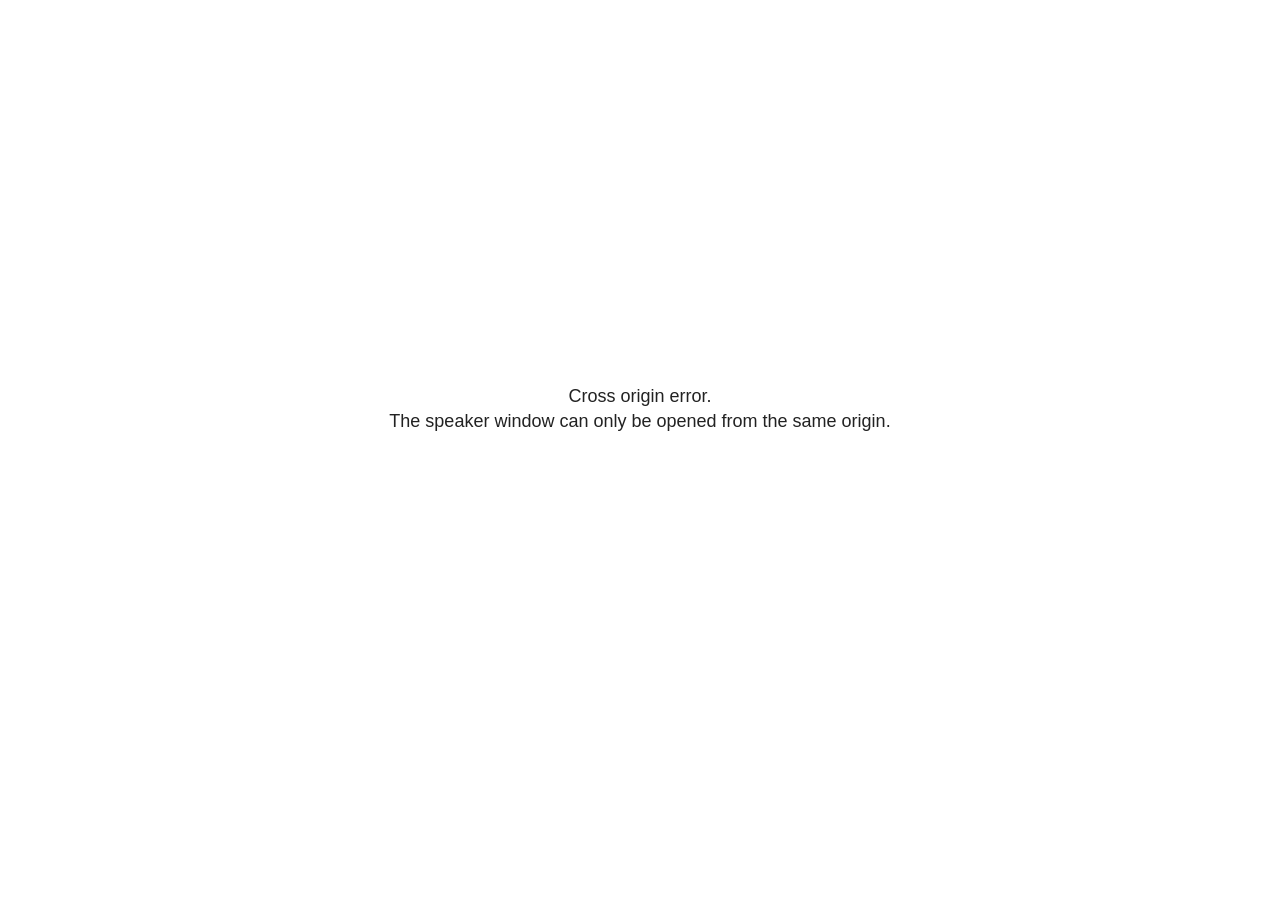
<file: assets/vendor/reveal/plugin/notes/speaker-view.html>
<!--
	NOTE: You need to build the notes plugin after making changes to this file.
-->
<html lang="en">
	<head>
		<meta charset="utf-8">

		<title>reveal.js - Speaker View</title>

		<style>
			body {
				font-family: Helvetica;
				font-size: 18px;
			}

			#current-slide,
			#upcoming-slide,
			#speaker-controls {
				padding: 6px;
				box-sizing: border-box;
				-moz-box-sizing: border-box;
			}

			#current-slide iframe,
			#upcoming-slide iframe {
				width: 100%;
				height: 100%;
				border: 1px solid #ddd;
			}

			#current-slide .label,
			#upcoming-slide .label {
				position: absolute;
				top: 10px;
				left: 10px;
				z-index: 2;
			}

			#connection-status {
				position: absolute;
				top: 0;
				left: 0;
				width: 100%;
				height: 100%;
				z-index: 20;
				padding: 30% 20% 20% 20%;
				font-size: 18px;
				color: #222;
				background: #fff;
				text-align: center;
				box-sizing: border-box;
				line-height: 1.4;
			}

			.overlay-element {
				height: 34px;
				line-height: 34px;
				padding: 0 10px;
				text-shadow: none;
				background: rgba( 220, 220, 220, 0.8 );
				color: #222;
				font-size: 14px;
			}

			.overlay-element.interactive:hover {
				background: rgba( 220, 220, 220, 1 );
			}

			#current-slide {
				position: absolute;
				width: 60%;
				height: 100%;
				top: 0;
				left: 0;
				padding-right: 0;
			}

			#upcoming-slide {
				position: absolute;
				width: 40%;
				height: 40%;
				right: 0;
				top: 0;
			}

			/* Speaker controls */
			#speaker-controls {
				position: absolute;
				top: 40%;
				right: 0;
				width: 40%;
				height: 60%;
				overflow: auto;
				font-size: 18px;
			}

				.speaker-controls-time.hidden,
				.speaker-controls-notes.hidden {
					display: none;
				}

				.speaker-controls-time .label,
				.speaker-controls-pace .label,
				.speaker-controls-notes .label {
					text-transform: uppercase;
					font-weight: normal;
					font-size: 0.66em;
					color: #666;
					margin: 0;
				}

				.speaker-controls-time, .speaker-controls-pace {
					border-bottom: 1px solid rgba( 200, 200, 200, 0.5 );
					margin-bottom: 10px;
					padding: 10px 16px;
					padding-bottom: 20px;
					cursor: pointer;
				}

				.speaker-controls-time .reset-button {
					opacity: 0;
					float: right;
					color: #666;
					text-decoration: none;
				}
				.speaker-controls-time:hover .reset-button {
					opacity: 1;
				}

				.speaker-controls-time .timer,
				.speaker-controls-time .clock {
					width: 50%;
				}

				.speaker-controls-time .timer,
				.speaker-controls-time .clock,
				.speaker-controls-time .pacing .hours-value,
				.speaker-controls-time .pacing .minutes-value,
				.speaker-controls-time .pacing .seconds-value {
					font-size: 1.9em;
				}

				.speaker-controls-time .timer {
					float: left;
				}

				.speaker-controls-time .clock {
					float: right;
					text-align: right;
				}

				.speaker-controls-time span.mute {
					opacity: 0.3;
				}

				.speaker-controls-time .pacing-title {
					margin-top: 5px;
				}

				.speaker-controls-time .pacing.ahead {
					color: blue;
				}

				.speaker-controls-time .pacing.on-track {
					color: green;
				}

				.speaker-controls-time .pacing.behind {
					color: red;
				}

				.speaker-controls-notes {
					padding: 10px 16px;
				}

				.speaker-controls-notes .value {
					margin-top: 5px;
					line-height: 1.4;
					font-size: 1.2em;
				}

			/* Layout selector */
			#speaker-layout {
				position: absolute;
				top: 10px;
				right: 10px;
				color: #222;
				z-index: 10;
			}
				#speaker-layout select {
					position: absolute;
					width: 100%;
					height: 100%;
					top: 0;
					left: 0;
					border: 0;
					box-shadow: 0;
					cursor: pointer;
					opacity: 0;

					font-size: 1em;
					background-color: transparent;

					-moz-appearance: none;
					-webkit-appearance: none;
					-webkit-tap-highlight-color: rgba(0, 0, 0, 0);
				}

				#speaker-layout select:focus {
					outline: none;
					box-shadow: none;
				}

			.clear {
				clear: both;
			}

			/* Speaker layout: Wide */
			body[data-speaker-layout="wide"] #current-slide,
			body[data-speaker-layout="wide"] #upcoming-slide {
				width: 50%;
				height: 45%;
				padding: 6px;
			}

			body[data-speaker-layout="wide"] #current-slide {
				top: 0;
				left: 0;
			}

			body[data-speaker-layout="wide"] #upcoming-slide {
				top: 0;
				left: 50%;
			}

			body[data-speaker-layout="wide"] #speaker-controls {
				top: 45%;
				left: 0;
				width: 100%;
				height: 50%;
				font-size: 1.25em;
			}

			/* Speaker layout: Tall */
			body[data-speaker-layout="tall"] #current-slide,
			body[data-speaker-layout="tall"] #upcoming-slide {
				width: 45%;
				height: 50%;
				padding: 6px;
			}

			body[data-speaker-layout="tall"] #current-slide {
				top: 0;
				left: 0;
			}

			body[data-speaker-layout="tall"] #upcoming-slide {
				top: 50%;
				left: 0;
			}

			body[data-speaker-layout="tall"] #speaker-controls {
				padding-top: 40px;
				top: 0;
				left: 45%;
				width: 55%;
				height: 100%;
				font-size: 1.25em;
			}

			/* Speaker layout: Notes only */
			body[data-speaker-layout="notes-only"] #current-slide,
			body[data-speaker-layout="notes-only"] #upcoming-slide {
				display: none;
			}

			body[data-speaker-layout="notes-only"] #speaker-controls {
				padding-top: 40px;
				top: 0;
				left: 0;
				width: 100%;
				height: 100%;
				font-size: 1.25em;
			}

			@media screen and (max-width: 1080px) {
				body[data-speaker-layout="default"] #speaker-controls {
					font-size: 16px;
				}
			}

			@media screen and (max-width: 900px) {
				body[data-speaker-layout="default"] #speaker-controls {
					font-size: 14px;
				}
			}

			@media screen and (max-width: 800px) {
				body[data-speaker-layout="default"] #speaker-controls {
					font-size: 12px;
				}
			}

		</style>
	</head>

	<body>

		<div id="connection-status">Loading speaker view...</div>

		<div id="current-slide"></div>
		<div id="upcoming-slide"><span class="overlay-element label">Upcoming</span></div>
		<div id="speaker-controls">
			<div class="speaker-controls-time">
				<h4 class="label">Time <span class="reset-button">Click to Reset</span></h4>
				<div class="clock">
					<span class="clock-value">0:00 AM</span>
				</div>
				<div class="timer">
					<span class="hours-value">00</span><span class="minutes-value">:00</span><span class="seconds-value">:00</span>
				</div>
				<div class="clear"></div>

				<h4 class="label pacing-title" style="display: none">Pacing – Time to finish current slide</h4>
				<div class="pacing" style="display: none">
					<span class="hours-value">00</span><span class="minutes-value">:00</span><span class="seconds-value">:00</span>
				</div>
			</div>

			<div class="speaker-controls-notes hidden">
				<h4 class="label">Notes</h4>
				<div class="value"></div>
			</div>
		</div>
		<div id="speaker-layout" class="overlay-element interactive">
			<span class="speaker-layout-label"></span>
			<select class="speaker-layout-dropdown"></select>
		</div>

		<script>

			(function() {

				var notes,
					notesValue,
					currentState,
					currentSlide,
					upcomingSlide,
					layoutLabel,
					layoutDropdown,
					pendingCalls = {},
					lastRevealApiCallId = 0,
					connected = false

				var connectionStatus = document.querySelector( '#connection-status' );

				var SPEAKER_LAYOUTS = {
					'default': 'Default',
					'wide': 'Wide',
					'tall': 'Tall',
					'notes-only': 'Notes only'
				};

				setupLayout();

				let openerOrigin;

				try {
					openerOrigin = window.opener.location.origin;
				}
				catch ( error ) { console.warn( error ) }

				// In order to prevent XSS, the speaker view will only run if its
				// opener has the same origin as itself
				if( window.location.origin !== openerOrigin ) {
					connectionStatus.innerHTML = 'Cross origin error.<br>The speaker window can only be opened from the same origin.';
					return;
				}

				var connectionTimeout = setTimeout( function() {
					connectionStatus.innerHTML = 'Error connecting to main window.<br>Please try closing and reopening the speaker view.';
				}, 5000 );

				window.addEventListener( 'message', function( event ) {

					// Validate the origin of all messages to avoid parsing messages
					// that aren't meant for us. Ignore when running off file:// so
					// that the speaker view continues to work without a web server.
					if( window.location.origin !== event.origin && window.location.origin !== 'file://' ) {
						return
					}

					clearTimeout( connectionTimeout );
					connectionStatus.style.display = 'none';

					var data = JSON.parse( event.data );

					// The overview mode is only useful to the reveal.js instance
					// where navigation occurs so we don't sync it
					if( data.state ) delete data.state.overview;

					// Messages sent by the notes plugin inside of the main window
					if( data && data.namespace === 'reveal-notes' ) {
						if( data.type === 'connect' ) {
							handleConnectMessage( data );
						}
						else if( data.type === 'state' ) {
							handleStateMessage( data );
						}
						else if( data.type === 'return' ) {
							pendingCalls[data.callId](data.result);
							delete pendingCalls[data.callId];
						}
					}
					// Messages sent by the reveal.js inside of the current slide preview
					else if( data && data.namespace === 'reveal' ) {
						const supportedEvents = [
							'slidechanged',
							'fragmentshown',
							'fragmenthidden',
							'paused',
							'resumed',
							'previewiframe',
							'previewimage',
							'previewvideo',
							'closeoverlay'
						];

						if( /ready/.test( data.eventName ) ) {
							// Send a message back to notify that the handshake is complete
							window.opener.postMessage( JSON.stringify({ namespace: 'reveal-notes', type: 'connected'} ), '*' );
						}
						else if( supportedEvents.includes( data.eventName ) && currentState !== JSON.stringify( data.state ) ) {
							dispatchStateToMainWindow( data.state );
						}
					}

				} );

				/**
				 * Updates the presentation in the main window to match the state
				 * of the presentation in the notes window.
				 */
				const dispatchStateToMainWindow = debounce(( state ) => {
					window.opener.postMessage( JSON.stringify({ method: 'setState', args: [ state ]} ), '*' );
				}, 500);

				/**
				 * Asynchronously calls the Reveal.js API of the main frame.
				 */
				function callRevealApi( methodName, methodArguments, callback ) {

					var callId = ++lastRevealApiCallId;
					pendingCalls[callId] = callback;
					window.opener.postMessage( JSON.stringify( {
						namespace: 'reveal-notes',
						type: 'call',
						callId: callId,
						methodName: methodName,
						arguments: methodArguments
					} ), '*' );

				}

				/**
				 * Called when the main window is trying to establish a
				 * connection.
				 */
				function handleConnectMessage( data ) {

					if( connected === false ) {
						connected = true;

						setupIframes( data );
						setupKeyboard();
						setupNotes();
						setupTimer();
						setupHeartbeat();
					}

				}

				/**
				 * Called when the main window sends an updated state.
				 */
				function handleStateMessage( data ) {

					// Store the most recently set state to avoid circular loops
					// applying the same state
					currentState = JSON.stringify( data.state );

					// No need for updating the notes in case of fragment changes
					if ( data.notes ) {
						notes.classList.remove( 'hidden' );
						notesValue.style.whiteSpace = data.whitespace;
						if( data.markdown ) {
							notesValue.innerHTML = marked( data.notes );
						}
						else {
							notesValue.innerHTML = data.notes;
						}
					}
					else {
						notes.classList.add( 'hidden' );
					}

					// Don't show lightboxes in the upcoming slide
					const { previewVideo, previewImage, previewIframe, ...upcomingState } = data.state;

					// Update the note slides
					currentSlide.contentWindow.postMessage( JSON.stringify({ method: 'setState', args: [ data.state ] }), '*' );
					upcomingSlide.contentWindow.postMessage( JSON.stringify({ method: 'setState', args: [ upcomingState ] }), '*' );
					upcomingSlide.contentWindow.postMessage( JSON.stringify({ method: 'next' }), '*' );

				}

				// Limit to max one state update per X ms
				handleStateMessage = debounce( handleStateMessage, 200 );

				/**
				 * Forward keyboard events to the current slide window.
				 * This enables keyboard events to work even if focus
				 * isn't set on the current slide iframe.
				 *
				 * Block F5 default handling, it reloads and disconnects
				 * the speaker notes window.
				 */
				function setupKeyboard() {

					document.addEventListener( 'keydown', function( event ) {
						if( event.keyCode === 116 || ( event.metaKey && event.keyCode === 82 ) ) {
							event.preventDefault();
							return false;
						}
						currentSlide.contentWindow.postMessage( JSON.stringify({ method: 'triggerKey', args: [ event.keyCode ] }), '*' );
					} );

				}

				/**
				 * Creates the preview iframes.
				 */
				function setupIframes( data ) {

					var params = [
						'receiver',
						'progress=false',
						'history=false',
						'transition=none',
						'autoSlide=0',
						'backgroundTransition=none'
					].join( '&' );

					var urlSeparator = /\?/.test(data.url) ? '&' : '?';
					var hash = '#/' + data.state.indexh + '/' + data.state.indexv;
					var currentURL = data.url + urlSeparator + params + '&scrollActivationWidth=false&postMessageEvents=true' + hash;
					var upcomingURL = data.url + urlSeparator + params + '&scrollActivationWidth=false&controls=false' + hash;

					currentSlide = document.createElement( 'iframe' );
					currentSlide.setAttribute( 'width', 1280 );
					currentSlide.setAttribute( 'height', 1024 );
					currentSlide.setAttribute( 'src', currentURL );
					document.querySelector( '#current-slide' ).appendChild( currentSlide );

					upcomingSlide = document.createElement( 'iframe' );
					upcomingSlide.setAttribute( 'width', 640 );
					upcomingSlide.setAttribute( 'height', 512 );
					upcomingSlide.setAttribute( 'src', upcomingURL );
					document.querySelector( '#upcoming-slide' ).appendChild( upcomingSlide );

				}

				/**
				 * Setup the notes UI.
				 */
				function setupNotes() {

					notes = document.querySelector( '.speaker-controls-notes' );
					notesValue = document.querySelector( '.speaker-controls-notes .value' );

				}

				/**
				 * We send out a heartbeat at all times to ensure we can
				 * reconnect with the main presentation window after reloads.
				 */
				function setupHeartbeat() {

					setInterval( () => {
						window.opener.postMessage( JSON.stringify({ namespace: 'reveal-notes', type: 'heartbeat'} ), '*' );
					}, 1000 );

				}

				function getTimings( callback ) {

					callRevealApi( 'getSlidesAttributes', [], function ( slideAttributes ) {
						callRevealApi( 'getConfig', [], function ( config ) {
							var totalTime = config.totalTime;
							var minTimePerSlide = config.minimumTimePerSlide || 0;
							var defaultTiming = config.defaultTiming;
							if ((defaultTiming == null) && (totalTime == null)) {
								callback(null);
								return;
							}
							// Setting totalTime overrides defaultTiming
							if (totalTime) {
								defaultTiming = 0;
							}
							var timings = [];
							for ( var i in slideAttributes ) {
								var slide = slideAttributes[ i ];
								var timing = defaultTiming;
								if( slide.hasOwnProperty( 'data-timing' )) {
									var t = slide[ 'data-timing' ];
									timing = parseInt(t);
									if( isNaN(timing) ) {
										console.warn("Could not parse timing '" + t + "' of slide " + i + "; using default of " + defaultTiming);
										timing = defaultTiming;
									}
								}
								timings.push(timing);
							}
							if ( totalTime ) {
								// After we've allocated time to individual slides, we summarize it and
								// subtract it from the total time
								var remainingTime = totalTime - timings.reduce( function(a, b) { return a + b; }, 0 );
								// The remaining time is divided by the number of slides that have 0 seconds
								// allocated at the moment, giving the average time-per-slide on the remaining slides
								var remainingSlides = (timings.filter( function(x) { return x == 0 }) ).length
								var timePerSlide = Math.round( remainingTime / remainingSlides, 0 )
								// And now we replace every zero-value timing with that average
								timings = timings.map( function(x) { return (x==0 ? timePerSlide : x) } );
							}
							var slidesUnderMinimum = timings.filter( function(x) { return (x < minTimePerSlide) } ).length
							if ( slidesUnderMinimum ) {
								message = "The pacing time for " + slidesUnderMinimum + " slide(s) is under the configured minimum of " + minTimePerSlide + " seconds. Check the data-timing attribute on individual slides, or consider increasing the totalTime or minimumTimePerSlide configuration options (or removing some slides).";
								alert(message);
							}
							callback( timings );
						} );
					} );

				}

				/**
				 * Return the number of seconds allocated for presenting
				 * all slides up to and including this one.
				 */
				function getTimeAllocated( timings, callback ) {

					callRevealApi( 'getSlidePastCount', [], function ( currentSlide ) {
						var allocated = 0;
						for (var i in timings.slice(0, currentSlide + 1)) {
							allocated += timings[i];
						}
						callback( allocated );
					} );

				}

				/**
				 * Create the timer and clock and start updating them
				 * at an interval.
				 */
				function setupTimer() {

					var start = new Date(),
					timeEl = document.querySelector( '.speaker-controls-time' ),
					clockEl = timeEl.querySelector( '.clock-value' ),
					hoursEl = timeEl.querySelector( '.hours-value' ),
					minutesEl = timeEl.querySelector( '.minutes-value' ),
					secondsEl = timeEl.querySelector( '.seconds-value' ),
					pacingTitleEl = timeEl.querySelector( '.pacing-title' ),
					pacingEl = timeEl.querySelector( '.pacing' ),
					pacingHoursEl = pacingEl.querySelector( '.hours-value' ),
					pacingMinutesEl = pacingEl.querySelector( '.minutes-value' ),
					pacingSecondsEl = pacingEl.querySelector( '.seconds-value' );

					var timings = null;
					getTimings( function ( _timings ) {

						timings = _timings;
						if (_timings !== null) {
							pacingTitleEl.style.removeProperty('display');
							pacingEl.style.removeProperty('display');
						}

						// Update once directly
						_updateTimer();

						// Then update every second
						setInterval( _updateTimer, 1000 );

					} );


					function _resetTimer() {

						if (timings == null) {
							start = new Date();
							_updateTimer();
						}
						else {
							// Reset timer to beginning of current slide
							getTimeAllocated( timings, function ( slideEndTimingSeconds ) {
								var slideEndTiming = slideEndTimingSeconds * 1000;
								callRevealApi( 'getSlidePastCount', [], function ( currentSlide ) {
									var currentSlideTiming = timings[currentSlide] * 1000;
									var previousSlidesTiming = slideEndTiming - currentSlideTiming;
									var now = new Date();
									start = new Date(now.getTime() - previousSlidesTiming);
									_updateTimer();
								} );
							} );
						}

					}

					timeEl.addEventListener( 'click', function() {
						_resetTimer();
						return false;
					} );

					function _displayTime( hrEl, minEl, secEl, time) {

						var sign = Math.sign(time) == -1 ? "-" : "";
						time = Math.abs(Math.round(time / 1000));
						var seconds = time % 60;
						var minutes = Math.floor( time / 60 ) % 60 ;
						var hours = Math.floor( time / ( 60 * 60 )) ;
						hrEl.innerHTML = sign + zeroPadInteger( hours );
						if (hours == 0) {
							hrEl.classList.add( 'mute' );
						}
						else {
							hrEl.classList.remove( 'mute' );
						}
						minEl.innerHTML = ':' + zeroPadInteger( minutes );
						if (hours == 0 && minutes == 0) {
							minEl.classList.add( 'mute' );
						}
						else {
							minEl.classList.remove( 'mute' );
						}
						secEl.innerHTML = ':' + zeroPadInteger( seconds );
					}

					function _updateTimer() {

						var diff, hours, minutes, seconds,
						now = new Date();

						diff = now.getTime() - start.getTime();

						clockEl.innerHTML = now.toLocaleTimeString( 'en-US', { hour12: true, hour: '2-digit', minute:'2-digit' } );
						_displayTime( hoursEl, minutesEl, secondsEl, diff );
						if (timings !== null) {
							_updatePacing(diff);
						}

					}

					function _updatePacing(diff) {

						getTimeAllocated( timings, function ( slideEndTimingSeconds ) {
							var slideEndTiming = slideEndTimingSeconds * 1000;

							callRevealApi( 'getSlidePastCount', [], function ( currentSlide ) {
								var currentSlideTiming = timings[currentSlide] * 1000;
								var timeLeftCurrentSlide = slideEndTiming - diff;
								if (timeLeftCurrentSlide < 0) {
									pacingEl.className = 'pacing behind';
								}
								else if (timeLeftCurrentSlide < currentSlideTiming) {
									pacingEl.className = 'pacing on-track';
								}
								else {
									pacingEl.className = 'pacing ahead';
								}
								_displayTime( pacingHoursEl, pacingMinutesEl, pacingSecondsEl, timeLeftCurrentSlide );
							} );
						} );
					}

				}

				/**
				 * Sets up the speaker view layout and layout selector.
				 */
				function setupLayout() {

					layoutDropdown = document.querySelector( '.speaker-layout-dropdown' );
					layoutLabel = document.querySelector( '.speaker-layout-label' );

					// Render the list of available layouts
					for( var id in SPEAKER_LAYOUTS ) {
						var option = document.createElement( 'option' );
						option.setAttribute( 'value', id );
						option.textContent = SPEAKER_LAYOUTS[ id ];
						layoutDropdown.appendChild( option );
					}

					// Monitor the dropdown for changes
					layoutDropdown.addEventListener( 'change', function( event ) {

						setLayout( layoutDropdown.value );

					}, false );

					// Restore any currently persisted layout
					setLayout( getLayout() );

				}

				/**
				 * Sets a new speaker view layout. The layout is persisted
				 * in local storage.
				 */
				function setLayout( value ) {

					var title = SPEAKER_LAYOUTS[ value ];

					layoutLabel.innerHTML = 'Layout' + ( title ? ( ': ' + title ) : '' );
					layoutDropdown.value = value;

					document.body.setAttribute( 'data-speaker-layout', value );

					// Persist locally
					if( supportsLocalStorage() ) {
						window.localStorage.setItem( 'reveal-speaker-layout', value );
					}

				}

				/**
				 * Returns the ID of the most recently set speaker layout
				 * or our default layout if none has been set.
				 */
				function getLayout() {

					if( supportsLocalStorage() ) {
						var layout = window.localStorage.getItem( 'reveal-speaker-layout' );
						if( layout ) {
							return layout;
						}
					}

					// Default to the first record in the layouts hash
					for( var id in SPEAKER_LAYOUTS ) {
						return id;
					}

				}

				function supportsLocalStorage() {

					try {
						localStorage.setItem('test', 'test');
						localStorage.removeItem('test');
						return true;
					}
					catch( e ) {
						return false;
					}

				}

				function zeroPadInteger( num ) {

					var str = '00' + parseInt( num );
					return str.substring( str.length - 2 );

				}

				/**
				 * Limits the frequency at which a function can be called.
				 */
				function debounce( fn, ms ) {

					var lastTime = 0,
						timeout;

					return function() {

						var args = arguments;
						var context = this;

						clearTimeout( timeout );

						var timeSinceLastCall = Date.now() - lastTime;
						if( timeSinceLastCall > ms ) {
							fn.apply( context, args );
							lastTime = Date.now();
						}
						else {
							timeout = setTimeout( function() {
								fn.apply( context, args );
								lastTime = Date.now();
							}, ms - timeSinceLastCall );
						}

					}

				}

			})();

		</script>
	</body>
</html>
</file>
<file: assets/fonts/outfit.css>
/* Outfit (SIL Open Font License) – fichiers locaux pour fonctionner hors ligne */
@font-face { font-family: 'Outfit'; font-style: normal; font-weight: 300 800; font-display: swap; src: url('../fonts/outfit-latin-ext.woff2') format('woff2'); unicode-range: U+0100-02BA, U+02BD-02C5, U+02C7-02CC, U+02CE-02D7, U+02DD-02FF, U+0304, U+0308, U+0329, U+1D00-1DBF, U+1E00-1E9F, U+1EF2-1EFF, U+2020, U+20A0-20AB, U+20AD-20C4, U+2113, U+2C60-2C7F, U+A720-A7FF; }
@font-face { font-family: 'Outfit'; font-style: normal; font-weight: 300 800; font-display: swap; src: url('../fonts/outfit-latin.woff2') format('woff2'); unicode-range: U+0000-00FF, U+0131, U+0152-0153, U+02BB-02BC, U+02C6, U+02DA, U+02DC, U+0304, U+0308, U+0329, U+2000-206F, U+20AC, U+2122, U+2191, U+2193, U+2212, U+2215, U+FEFF, U+FFFD; }
</file>
<file: assets/vendor/reveal/dist/reveal.css>
/**
 * reveal.js 5.2.0
 * https://revealjs.com
 * MIT licensed
 *
 * Copyright (C) 2011-2024 Hakim El Hattab, https://hakim.se
 */

.reveal .r-stretch,.reveal .stretch{max-width:none;max-height:none}.reveal pre.r-stretch code,.reveal pre.stretch code{height:100%;max-height:100%;box-sizing:border-box}.reveal .r-fit-text{display:inline-block;white-space:nowrap}.reveal .r-stack{display:grid;grid-template-rows:100%}.reveal .r-stack>*{grid-area:1/1;margin:auto}.reveal .r-hstack,.reveal .r-vstack{display:flex}.reveal .r-hstack img,.reveal .r-hstack video,.reveal .r-vstack img,.reveal .r-vstack video{min-width:0;min-height:0;object-fit:contain}.reveal .r-vstack{flex-direction:column;align-items:center;justify-content:center}.reveal .r-hstack{flex-direction:row;align-items:center;justify-content:center}.reveal .items-stretch{align-items:stretch}.reveal .items-start{align-items:flex-start}.reveal .items-center{align-items:center}.reveal .items-end{align-items:flex-end}.reveal .justify-between{justify-content:space-between}.reveal .justify-around{justify-content:space-around}.reveal .justify-start{justify-content:flex-start}.reveal .justify-center{justify-content:center}.reveal .justify-end{justify-content:flex-end}html.reveal-full-page{width:100%;height:100%;height:100vh;height:calc(var(--vh,1vh) * 100);height:100dvh;overflow:hidden}.reveal-viewport{height:100%;overflow:hidden;position:relative;line-height:1;margin:0;background-color:#fff;color:#000;--r-controls-spacing:12px;--r-overlay-header-height:40px;--r-overlay-margin:0px;--r-overlay-padding:6px;--r-overlay-gap:5px}@media screen and (max-width:1024px),(max-height:768px){.reveal-viewport{--r-overlay-header-height:26px}}.reveal-viewport:fullscreen{top:0!important;left:0!important;width:100%!important;height:100%!important;transform:none!important}.reveal .fragment{transition:all .2s ease}.reveal .fragment:not(.custom){opacity:0;visibility:hidden;will-change:opacity}.reveal .fragment.visible{opacity:1;visibility:inherit}.reveal .fragment.disabled{transition:none}.reveal .fragment.grow{opacity:1;visibility:inherit}.reveal .fragment.grow.visible{transform:scale(1.3)}.reveal .fragment.shrink{opacity:1;visibility:inherit}.reveal .fragment.shrink.visible{transform:scale(.7)}.reveal .fragment.zoom-in{transform:scale(.1)}.reveal .fragment.zoom-in.visible{transform:none}.reveal .fragment.fade-out{opacity:1;visibility:inherit}.reveal .fragment.fade-out.visible{opacity:0;visibility:hidden}.reveal .fragment.semi-fade-out{opacity:1;visibility:inherit}.reveal .fragment.semi-fade-out.visible{opacity:.5;visibility:inherit}.reveal .fragment.strike{opacity:1;visibility:inherit}.reveal .fragment.strike.visible{text-decoration:line-through}.reveal .fragment.fade-up{transform:translate(0,40px)}.reveal .fragment.fade-up.visible{transform:translate(0,0)}.reveal .fragment.fade-down{transform:translate(0,-40px)}.reveal .fragment.fade-down.visible{transform:translate(0,0)}.reveal .fragment.fade-right{transform:translate(-40px,0)}.reveal .fragment.fade-right.visible{transform:translate(0,0)}.reveal .fragment.fade-left{transform:translate(40px,0)}.reveal .fragment.fade-left.visible{transform:translate(0,0)}.reveal .fragment.current-visible,.reveal .fragment.fade-in-then-out{opacity:0;visibility:hidden}.reveal .fragment.current-visible.current-fragment,.reveal .fragment.fade-in-then-out.current-fragment{opacity:1;visibility:inherit}.reveal .fragment.fade-in-then-semi-out{opacity:0;visibility:hidden}.reveal .fragment.fade-in-then-semi-out.visible{opacity:.5;visibility:inherit}.reveal .fragment.fade-in-then-semi-out.current-fragment{opacity:1;visibility:inherit}.reveal .fragment.highlight-blue,.reveal .fragment.highlight-current-blue,.reveal .fragment.highlight-current-green,.reveal .fragment.highlight-current-red,.reveal .fragment.highlight-green,.reveal .fragment.highlight-red{opacity:1;visibility:inherit}.reveal .fragment.highlight-red.visible{color:#ff2c2d}.reveal .fragment.highlight-green.visible{color:#17ff2e}.reveal .fragment.highlight-blue.visible{color:#1b91ff}.reveal .fragment.highlight-current-red.current-fragment{color:#ff2c2d}.reveal .fragment.highlight-current-green.current-fragment{color:#17ff2e}.reveal .fragment.highlight-current-blue.current-fragment{color:#1b91ff}.reveal:after{content:"";font-style:italic}.reveal iframe{z-index:1}.reveal a{position:relative}@keyframes bounce-right{0%,10%,25%,40%,50%{transform:translateX(0)}20%{transform:translateX(10px)}30%{transform:translateX(-5px)}}@keyframes bounce-left{0%,10%,25%,40%,50%{transform:translateX(0)}20%{transform:translateX(-10px)}30%{transform:translateX(5px)}}@keyframes bounce-down{0%,10%,25%,40%,50%{transform:translateY(0)}20%{transform:translateY(10px)}30%{transform:translateY(-5px)}}.reveal .controls{display:none;position:absolute;top:auto;bottom:var(--r-controls-spacing);right:var(--r-controls-spacing);left:auto;z-index:11;color:#000;pointer-events:none;font-size:10px}.reveal .controls button{position:absolute;padding:0;background-color:transparent;border:0;outline:0;cursor:pointer;color:currentColor;transform:scale(.9999);transition:color .2s ease,opacity .2s ease,transform .2s ease;z-index:2;pointer-events:auto;font-size:inherit;visibility:hidden;opacity:0;-webkit-appearance:none;-webkit-tap-highlight-color:transparent}.reveal .controls .controls-arrow:after,.reveal .controls .controls-arrow:before{content:"";position:absolute;top:0;left:0;width:2.6em;height:.5em;border-radius:.25em;background-color:currentColor;transition:all .15s ease,background-color .8s ease;transform-origin:.2em 50%;will-change:transform}.reveal .controls .controls-arrow{position:relative;width:3.6em;height:3.6em}.reveal .controls .controls-arrow:before{transform:translateX(.5em) translateY(1.55em) rotate(45deg)}.reveal .controls .controls-arrow:after{transform:translateX(.5em) translateY(1.55em) rotate(-45deg)}.reveal .controls .controls-arrow:hover:before{transform:translateX(.5em) translateY(1.55em) rotate(40deg)}.reveal .controls .controls-arrow:hover:after{transform:translateX(.5em) translateY(1.55em) rotate(-40deg)}.reveal .controls .controls-arrow:active:before{transform:translateX(.5em) translateY(1.55em) rotate(36deg)}.reveal .controls .controls-arrow:active:after{transform:translateX(.5em) translateY(1.55em) rotate(-36deg)}.reveal .controls .navigate-left{right:6.4em;bottom:3.2em;transform:translateX(-10px)}.reveal .controls .navigate-left.highlight{animation:bounce-left 2s 50 both ease-out}.reveal .controls .navigate-right{right:0;bottom:3.2em;transform:translateX(10px)}.reveal .controls .navigate-right .controls-arrow{transform:rotate(180deg)}.reveal .controls .navigate-right.highlight{animation:bounce-right 2s 50 both ease-out}.reveal .controls .navigate-up{right:3.2em;bottom:6.4em;transform:translateY(-10px)}.reveal .controls .navigate-up .controls-arrow{transform:rotate(90deg)}.reveal .controls .navigate-down{right:3.2em;bottom:-1.4em;padding-bottom:1.4em;transform:translateY(10px)}.reveal .controls .navigate-down .controls-arrow{transform:rotate(-90deg)}.reveal .controls .navigate-down.highlight{animation:bounce-down 2s 50 both ease-out}.reveal .controls[data-controls-back-arrows=faded] .navigate-up.enabled{opacity:.3}.reveal .controls[data-controls-back-arrows=faded] .navigate-up.enabled:hover{opacity:1}.reveal .controls[data-controls-back-arrows=hidden] .navigate-up.enabled{opacity:0;visibility:hidden}.reveal .controls .enabled{visibility:visible;opacity:.9;cursor:pointer;transform:none}.reveal .controls .enabled.fragmented{opacity:.5}.reveal .controls .enabled.fragmented:hover,.reveal .controls .enabled:hover{opacity:1}.reveal:not(.rtl) .controls[data-controls-back-arrows=faded] .navigate-left.enabled{opacity:.3}.reveal:not(.rtl) .controls[data-controls-back-arrows=faded] .navigate-left.enabled:hover{opacity:1}.reveal:not(.rtl) .controls[data-controls-back-arrows=hidden] .navigate-left.enabled{opacity:0;visibility:hidden}.reveal.rtl .controls[data-controls-back-arrows=faded] .navigate-right.enabled{opacity:.3}.reveal.rtl .controls[data-controls-back-arrows=faded] .navigate-right.enabled:hover{opacity:1}.reveal.rtl .controls[data-controls-back-arrows=hidden] .navigate-right.enabled{opacity:0;visibility:hidden}.reveal[data-navigation-mode=linear].has-horizontal-slides .navigate-down,.reveal[data-navigation-mode=linear].has-horizontal-slides .navigate-up{display:none}.reveal:not(.has-vertical-slides) .controls .navigate-left,.reveal[data-navigation-mode=linear].has-horizontal-slides .navigate-left{bottom:1.4em;right:5.5em}.reveal:not(.has-vertical-slides) .controls .navigate-right,.reveal[data-navigation-mode=linear].has-horizontal-slides .navigate-right{bottom:1.4em;right:.5em}.reveal:not(.has-horizontal-slides) .controls .navigate-up{right:1.4em;bottom:5em}.reveal:not(.has-horizontal-slides) .controls .navigate-down{right:1.4em;bottom:.5em}.reveal.has-dark-background .controls{color:#fff}.reveal.has-light-background .controls{color:#000}.reveal.no-hover .controls .controls-arrow:active:before,.reveal.no-hover .controls .controls-arrow:hover:before{transform:translateX(.5em) translateY(1.55em) rotate(45deg)}.reveal.no-hover .controls .controls-arrow:active:after,.reveal.no-hover .controls .controls-arrow:hover:after{transform:translateX(.5em) translateY(1.55em) rotate(-45deg)}@media screen and (min-width:500px){.reveal-viewport{--r-controls-spacing:0.8em}.reveal .controls[data-controls-layout=edges]{top:0;right:0;bottom:0;left:0}.reveal .controls[data-controls-layout=edges] .navigate-down,.reveal .controls[data-controls-layout=edges] .navigate-left,.reveal .controls[data-controls-layout=edges] .navigate-right,.reveal .controls[data-controls-layout=edges] .navigate-up{bottom:auto;right:auto}.reveal .controls[data-controls-layout=edges] .navigate-left{top:50%;left:var(--r-controls-spacing);margin-top:-1.8em}.reveal .controls[data-controls-layout=edges] .navigate-right{top:50%;right:var(--r-controls-spacing);margin-top:-1.8em}.reveal .controls[data-controls-layout=edges] .navigate-up{top:var(--r-controls-spacing);left:50%;margin-left:-1.8em}.reveal .controls[data-controls-layout=edges] .navigate-down{bottom:calc(var(--r-controls-spacing) - 1.4em + .3em);left:50%;margin-left:-1.8em}}.reveal .progress{position:absolute;display:none;height:3px;width:100%;bottom:0;left:0;z-index:10;background-color:rgba(0,0,0,.2);color:#fff}.reveal .progress:after{content:"";display:block;position:absolute;height:10px;width:100%;top:-10px}.reveal .progress span{display:block;height:100%;width:100%;background-color:currentColor;transition:transform .8s cubic-bezier(.26,.86,.44,.985);transform-origin:0 0;transform:scaleX(0)}.reveal .slide-number{position:absolute;display:block;right:8px;bottom:8px;z-index:31;font-family:Helvetica,sans-serif;font-size:12px;line-height:1;color:#fff;background-color:rgba(0,0,0,.4);padding:5px}.reveal .slide-number a{color:currentColor}.reveal .slide-number-delimiter{margin:0 3px}.reveal{position:relative;width:100%;height:100%;overflow:hidden;touch-action:pinch-zoom}.reveal.embedded{touch-action:pan-y}.reveal.embedded.is-vertical-slide{touch-action:none}.reveal .slides{position:absolute;width:100%;height:100%;top:0;right:0;bottom:0;left:0;margin:auto;pointer-events:none;overflow:visible;z-index:1;text-align:center;perspective:600px;perspective-origin:50% 40%}.reveal .slides>section{perspective:600px}.reveal .slides>section,.reveal .slides>section>section{display:none;position:absolute;width:100%;pointer-events:auto;z-index:10;transform-style:flat;transition:transform-origin .8s cubic-bezier(.26,.86,.44,.985),transform .8s cubic-bezier(.26,.86,.44,.985),visibility .8s cubic-bezier(.26,.86,.44,.985),opacity .8s cubic-bezier(.26,.86,.44,.985)}.reveal[data-transition-speed=fast] .slides section{transition-duration:.4s}.reveal[data-transition-speed=slow] .slides section{transition-duration:1.2s}.reveal .slides section[data-transition-speed=fast]{transition-duration:.4s}.reveal .slides section[data-transition-speed=slow]{transition-duration:1.2s}.reveal .slides>section.stack{padding-top:0;padding-bottom:0;pointer-events:none;height:100%}.reveal .slides>section.present,.reveal .slides>section>section.present{display:block;z-index:11;opacity:1}.reveal .slides>section:empty,.reveal .slides>section>section:empty,.reveal .slides>section>section[data-background-interactive],.reveal .slides>section[data-background-interactive]{pointer-events:none}.reveal.center,.reveal.center .slides,.reveal.center .slides section{min-height:0!important}.reveal .slides>section:not(.present),.reveal .slides>section>section:not(.present){pointer-events:none}.reveal.overview .slides>section,.reveal.overview .slides>section>section{pointer-events:auto}.reveal .slides>section.future,.reveal .slides>section.future>section,.reveal .slides>section.past,.reveal .slides>section.past>section,.reveal .slides>section>section.future,.reveal .slides>section>section.past{opacity:0}.reveal .slides>section[data-transition=slide].past,.reveal .slides>section[data-transition~=slide-out].past,.reveal.slide .slides>section:not([data-transition]).past{transform:translate(-150%,0)}.reveal .slides>section[data-transition=slide].future,.reveal .slides>section[data-transition~=slide-in].future,.reveal.slide .slides>section:not([data-transition]).future{transform:translate(150%,0)}.reveal .slides>section>section[data-transition=slide].past,.reveal .slides>section>section[data-transition~=slide-out].past,.reveal.slide .slides>section>section:not([data-transition]).past{transform:translate(0,-150%)}.reveal .slides>section>section[data-transition=slide].future,.reveal .slides>section>section[data-transition~=slide-in].future,.reveal.slide .slides>section>section:not([data-transition]).future{transform:translate(0,150%)}.reveal .slides>section[data-transition=linear].past,.reveal .slides>section[data-transition~=linear-out].past,.reveal.linear .slides>section:not([data-transition]).past{transform:translate(-150%,0)}.reveal .slides>section[data-transition=linear].future,.reveal .slides>section[data-transition~=linear-in].future,.reveal.linear .slides>section:not([data-transition]).future{transform:translate(150%,0)}.reveal .slides>section>section[data-transition=linear].past,.reveal .slides>section>section[data-transition~=linear-out].past,.reveal.linear .slides>section>section:not([data-transition]).past{transform:translate(0,-150%)}.reveal .slides>section>section[data-transition=linear].future,.reveal .slides>section>section[data-transition~=linear-in].future,.reveal.linear .slides>section>section:not([data-transition]).future{transform:translate(0,150%)}.reveal .slides section[data-transition=default].stack,.reveal.default .slides section.stack{transform-style:preserve-3d}.reveal .slides>section[data-transition=default].past,.reveal .slides>section[data-transition~=default-out].past,.reveal.default .slides>section:not([data-transition]).past{transform:translate3d(-100%,0,0) rotateY(-90deg) translate3d(-100%,0,0)}.reveal .slides>section[data-transition=default].future,.reveal .slides>section[data-transition~=default-in].future,.reveal.default .slides>section:not([data-transition]).future{transform:translate3d(100%,0,0) rotateY(90deg) translate3d(100%,0,0)}.reveal .slides>section>section[data-transition=default].past,.reveal .slides>section>section[data-transition~=default-out].past,.reveal.default .slides>section>section:not([data-transition]).past{transform:translate3d(0,-300px,0) rotateX(70deg) translate3d(0,-300px,0)}.reveal .slides>section>section[data-transition=default].future,.reveal .slides>section>section[data-transition~=default-in].future,.reveal.default .slides>section>section:not([data-transition]).future{transform:translate3d(0,300px,0) rotateX(-70deg) translate3d(0,300px,0)}.reveal .slides section[data-transition=convex].stack,.reveal.convex .slides section.stack{transform-style:preserve-3d}.reveal .slides>section[data-transition=convex].past,.reveal .slides>section[data-transition~=convex-out].past,.reveal.convex .slides>section:not([data-transition]).past{transform:translate3d(-100%,0,0) rotateY(-90deg) translate3d(-100%,0,0)}.reveal .slides>section[data-transition=convex].future,.reveal .slides>section[data-transition~=convex-in].future,.reveal.convex .slides>section:not([data-transition]).future{transform:translate3d(100%,0,0) rotateY(90deg) translate3d(100%,0,0)}.reveal .slides>section>section[data-transition=convex].past,.reveal .slides>section>section[data-transition~=convex-out].past,.reveal.convex .slides>section>section:not([data-transition]).past{transform:translate3d(0,-300px,0) rotateX(70deg) translate3d(0,-300px,0)}.reveal .slides>section>section[data-transition=convex].future,.reveal .slides>section>section[data-transition~=convex-in].future,.reveal.convex .slides>section>section:not([data-transition]).future{transform:translate3d(0,300px,0) rotateX(-70deg) translate3d(0,300px,0)}.reveal .slides section[data-transition=concave].stack,.reveal.concave .slides section.stack{transform-style:preserve-3d}.reveal .slides>section[data-transition=concave].past,.reveal .slides>section[data-transition~=concave-out].past,.reveal.concave .slides>section:not([data-transition]).past{transform:translate3d(-100%,0,0) rotateY(90deg) translate3d(-100%,0,0)}.reveal .slides>section[data-transition=concave].future,.reveal .slides>section[data-transition~=concave-in].future,.reveal.concave .slides>section:not([data-transition]).future{transform:translate3d(100%,0,0) rotateY(-90deg) translate3d(100%,0,0)}.reveal .slides>section>section[data-transition=concave].past,.reveal .slides>section>section[data-transition~=concave-out].past,.reveal.concave .slides>section>section:not([data-transition]).past{transform:translate3d(0,-80%,0) rotateX(-70deg) translate3d(0,-80%,0)}.reveal .slides>section>section[data-transition=concave].future,.reveal .slides>section>section[data-transition~=concave-in].future,.reveal.concave .slides>section>section:not([data-transition]).future{transform:translate3d(0,80%,0) rotateX(70deg) translate3d(0,80%,0)}.reveal .slides section[data-transition=zoom],.reveal.zoom .slides section:not([data-transition]){transition-timing-function:ease}.reveal .slides>section[data-transition=zoom].past,.reveal .slides>section[data-transition~=zoom-out].past,.reveal.zoom .slides>section:not([data-transition]).past{visibility:hidden;transform:scale(16)}.reveal .slides>section[data-transition=zoom].future,.reveal .slides>section[data-transition~=zoom-in].future,.reveal.zoom .slides>section:not([data-transition]).future{visibility:hidden;transform:scale(.2)}.reveal .slides>section>section[data-transition=zoom].past,.reveal .slides>section>section[data-transition~=zoom-out].past,.reveal.zoom .slides>section>section:not([data-transition]).past{transform:scale(16)}.reveal .slides>section>section[data-transition=zoom].future,.reveal .slides>section>section[data-transition~=zoom-in].future,.reveal.zoom .slides>section>section:not([data-transition]).future{transform:scale(.2)}.reveal.cube .slides{perspective:1300px}.reveal.cube .slides section{padding:30px;min-height:700px;backface-visibility:hidden;box-sizing:border-box;transform-style:preserve-3d}.reveal.center.cube .slides section{min-height:0}.reveal.cube .slides section:not(.stack):before{content:"";position:absolute;display:block;width:100%;height:100%;left:0;top:0;background:rgba(0,0,0,.1);border-radius:4px;transform:translateZ(-20px)}.reveal.cube .slides section:not(.stack):after{content:"";position:absolute;display:block;width:90%;height:30px;left:5%;bottom:0;background:0 0;z-index:1;border-radius:4px;box-shadow:0 95px 25px rgba(0,0,0,.2);transform:translateZ(-90px) rotateX(65deg)}.reveal.cube .slides>section.stack{padding:0;background:0 0}.reveal.cube .slides>section.past{transform-origin:100% 0;transform:translate3d(-100%,0,0) rotateY(-90deg)}.reveal.cube .slides>section.future{transform-origin:0 0;transform:translate3d(100%,0,0) rotateY(90deg)}.reveal.cube .slides>section>section.past{transform-origin:0 100%;transform:translate3d(0,-100%,0) rotateX(90deg)}.reveal.cube .slides>section>section.future{transform-origin:0 0;transform:translate3d(0,100%,0) rotateX(-90deg)}.reveal.page .slides{perspective-origin:0 50%;perspective:3000px}.reveal.page .slides section{padding:30px;min-height:700px;box-sizing:border-box;transform-style:preserve-3d}.reveal.page .slides section.past{z-index:12}.reveal.page .slides section:not(.stack):before{content:"";position:absolute;display:block;width:100%;height:100%;left:0;top:0;background:rgba(0,0,0,.1);transform:translateZ(-20px)}.reveal.page .slides section:not(.stack):after{content:"";position:absolute;display:block;width:90%;height:30px;left:5%;bottom:0;background:0 0;z-index:1;border-radius:4px;box-shadow:0 95px 25px rgba(0,0,0,.2);transform:translateZ(-90px) rotateX(65deg)}.reveal.page .slides>section.stack{padding:0;background:0 0}.reveal.page .slides>section.past{transform-origin:0 0;transform:translate3d(-40%,0,0) rotateY(-80deg)}.reveal.page .slides>section.future{transform-origin:100% 0;transform:translate3d(0,0,0)}.reveal.page .slides>section>section.past{transform-origin:0 0;transform:translate3d(0,-40%,0) rotateX(80deg)}.reveal.page .slides>section>section.future{transform-origin:0 100%;transform:translate3d(0,0,0)}.reveal .slides section[data-transition=fade],.reveal.fade .slides section:not([data-transition]),.reveal.fade .slides>section>section:not([data-transition]){transform:none;transition:opacity .5s}.reveal.fade.overview .slides section,.reveal.fade.overview .slides>section>section{transition:none}.reveal .slides section[data-transition=none],.reveal.none .slides section:not([data-transition]){transform:none;transition:none}.reveal .pause-overlay{position:absolute;top:0;left:0;width:100%;height:100%;background:#000;visibility:hidden;opacity:0;z-index:100;transition:all 1s ease}.reveal .pause-overlay .resume-button{position:absolute;bottom:20px;right:20px;color:#ccc;border-radius:2px;padding:6px 14px;border:2px solid #ccc;font-size:16px;background:0 0;cursor:pointer}.reveal .pause-overlay .resume-button:hover{color:#fff;border-color:#fff}.reveal.paused .pause-overlay{visibility:visible;opacity:1}.reveal .no-transition,.reveal .no-transition *,.reveal .slides.disable-slide-transitions section{transition:none!important}.reveal .slides.disable-slide-transitions section{transform:none!important}.reveal .backgrounds{position:absolute;width:100%;height:100%;top:0;left:0;perspective:600px}.reveal .slide-background{display:none;position:absolute;width:100%;height:100%;opacity:0;visibility:hidden;overflow:hidden;background-color:rgba(0,0,0,0);transition:all .8s cubic-bezier(.26,.86,.44,.985)}.reveal .slide-background-content{position:absolute;width:100%;height:100%;background-position:50% 50%;background-repeat:no-repeat;background-size:cover}.reveal .slide-background.stack{display:block}.reveal .slide-background.present{opacity:1;visibility:visible;z-index:2}.print-pdf .reveal .slide-background{opacity:1!important;visibility:visible!important}.reveal .slide-background video{position:absolute;width:100%;height:100%;max-width:none;max-height:none;top:0;left:0;object-fit:cover}.reveal .slide-background[data-background-size=contain] video{object-fit:contain}.reveal>.backgrounds .slide-background[data-background-transition=none],.reveal[data-background-transition=none]>.backgrounds .slide-background:not([data-background-transition]){transition:none}.reveal>.backgrounds .slide-background[data-background-transition=slide],.reveal[data-background-transition=slide]>.backgrounds .slide-background:not([data-background-transition]){opacity:1}.reveal>.backgrounds .slide-background.past[data-background-transition=slide],.reveal[data-background-transition=slide]>.backgrounds .slide-background.past:not([data-background-transition]){transform:translate(-100%,0)}.reveal>.backgrounds .slide-background.future[data-background-transition=slide],.reveal[data-background-transition=slide]>.backgrounds .slide-background.future:not([data-background-transition]){transform:translate(100%,0)}.reveal>.backgrounds .slide-background>.slide-background.past[data-background-transition=slide],.reveal[data-background-transition=slide]>.backgrounds .slide-background>.slide-background.past:not([data-background-transition]){transform:translate(0,-100%)}.reveal>.backgrounds .slide-background>.slide-background.future[data-background-transition=slide],.reveal[data-background-transition=slide]>.backgrounds .slide-background>.slide-background.future:not([data-background-transition]){transform:translate(0,100%)}.reveal>.backgrounds .slide-background.past[data-background-transition=convex],.reveal[data-background-transition=convex]>.backgrounds .slide-background.past:not([data-background-transition]){opacity:0;transform:translate3d(-100%,0,0) rotateY(-90deg) translate3d(-100%,0,0)}.reveal>.backgrounds .slide-background.future[data-background-transition=convex],.reveal[data-background-transition=convex]>.backgrounds .slide-background.future:not([data-background-transition]){opacity:0;transform:translate3d(100%,0,0) rotateY(90deg) translate3d(100%,0,0)}.reveal>.backgrounds .slide-background>.slide-background.past[data-background-transition=convex],.reveal[data-background-transition=convex]>.backgrounds .slide-background>.slide-background.past:not([data-background-transition]){opacity:0;transform:translate3d(0,-100%,0) rotateX(90deg) translate3d(0,-100%,0)}.reveal>.backgrounds .slide-background>.slide-background.future[data-background-transition=convex],.reveal[data-background-transition=convex]>.backgrounds .slide-background>.slide-background.future:not([data-background-transition]){opacity:0;transform:translate3d(0,100%,0) rotateX(-90deg) translate3d(0,100%,0)}.reveal>.backgrounds .slide-background.past[data-background-transition=concave],.reveal[data-background-transition=concave]>.backgrounds .slide-background.past:not([data-background-transition]){opacity:0;transform:translate3d(-100%,0,0) rotateY(90deg) translate3d(-100%,0,0)}.reveal>.backgrounds .slide-background.future[data-background-transition=concave],.reveal[data-background-transition=concave]>.backgrounds .slide-background.future:not([data-background-transition]){opacity:0;transform:translate3d(100%,0,0) rotateY(-90deg) translate3d(100%,0,0)}.reveal>.backgrounds .slide-background>.slide-background.past[data-background-transition=concave],.reveal[data-background-transition=concave]>.backgrounds .slide-background>.slide-background.past:not([data-background-transition]){opacity:0;transform:translate3d(0,-100%,0) rotateX(-90deg) translate3d(0,-100%,0)}.reveal>.backgrounds .slide-background>.slide-background.future[data-background-transition=concave],.reveal[data-background-transition=concave]>.backgrounds .slide-background>.slide-background.future:not([data-background-transition]){opacity:0;transform:translate3d(0,100%,0) rotateX(90deg) translate3d(0,100%,0)}.reveal>.backgrounds .slide-background[data-background-transition=zoom],.reveal[data-background-transition=zoom]>.backgrounds .slide-background:not([data-background-transition]){transition-timing-function:ease}.reveal>.backgrounds .slide-background.past[data-background-transition=zoom],.reveal[data-background-transition=zoom]>.backgrounds .slide-background.past:not([data-background-transition]){opacity:0;visibility:hidden;transform:scale(16)}.reveal>.backgrounds .slide-background.future[data-background-transition=zoom],.reveal[data-background-transition=zoom]>.backgrounds .slide-background.future:not([data-background-transition]){opacity:0;visibility:hidden;transform:scale(.2)}.reveal>.backgrounds .slide-background>.slide-background.past[data-background-transition=zoom],.reveal[data-background-transition=zoom]>.backgrounds .slide-background>.slide-background.past:not([data-background-transition]){opacity:0;visibility:hidden;transform:scale(16)}.reveal>.backgrounds .slide-background>.slide-background.future[data-background-transition=zoom],.reveal[data-background-transition=zoom]>.backgrounds .slide-background>.slide-background.future:not([data-background-transition]){opacity:0;visibility:hidden;transform:scale(.2)}.reveal[data-transition-speed=fast]>.backgrounds .slide-background{transition-duration:.4s}.reveal[data-transition-speed=slow]>.backgrounds .slide-background{transition-duration:1.2s}.reveal [data-auto-animate-target^=unmatched]{will-change:opacity}.reveal section[data-auto-animate]:not(.stack):not([data-auto-animate=running]) [data-auto-animate-target^=unmatched]{opacity:0}.reveal.overview{perspective-origin:50% 50%;perspective:700px}.reveal.overview .slides section{height:100%;top:0!important;opacity:1!important;overflow:hidden;visibility:visible!important;cursor:pointer;box-sizing:border-box}.reveal.overview .slides section.present,.reveal.overview .slides section:hover{outline:10px solid rgba(150,150,150,.4);outline-offset:10px}.reveal.overview .slides section .fragment{opacity:1;transition:none}.reveal.overview .slides section:after,.reveal.overview .slides section:before{display:none!important}.reveal.overview .slides>section.stack{padding:0;top:0!important;background:0 0;outline:0;overflow:visible}.reveal.overview .backgrounds{perspective:inherit}.reveal.overview .backgrounds .slide-background{opacity:1;visibility:visible;outline:10px solid rgba(150,150,150,.1);outline-offset:10px}.reveal.overview .backgrounds .slide-background.stack{overflow:visible}.reveal.overview .slides section,.reveal.overview-deactivating .slides section{transition:none}.reveal.overview .backgrounds .slide-background,.reveal.overview-deactivating .backgrounds .slide-background{transition:none}.reveal.rtl .slides,.reveal.rtl .slides h1,.reveal.rtl .slides h2,.reveal.rtl .slides h3,.reveal.rtl .slides h4,.reveal.rtl .slides h5,.reveal.rtl .slides h6{direction:rtl;font-family:sans-serif}.reveal.rtl code,.reveal.rtl pre{direction:ltr}.reveal.rtl ol,.reveal.rtl ul{text-align:right}.reveal.rtl .progress span{transform-origin:100% 0}.reveal.has-parallax-background .backgrounds{transition:all .8s ease}.reveal.has-parallax-background[data-transition-speed=fast] .backgrounds{transition-duration:.4s}.reveal.has-parallax-background[data-transition-speed=slow] .backgrounds{transition-duration:1.2s}@keyframes fade-in{from{opacity:0}to{opacity:1}}@keyframes scale-up{from{transform:scale(.95)}to{transform:scale(1)}}.reveal [data-preview-image],.reveal [data-preview-link]:not(a):not([data-preview-link=false]),.reveal [data-preview-video]{cursor:zoom-in}.r-overlay{position:absolute;top:var(--r-overlay-margin);right:var(--r-overlay-margin);bottom:var(--r-overlay-margin);left:var(--r-overlay-margin);border-radius:min(var(--r-overlay-margin),6px);z-index:99;background:rgba(0,0,0,.95);-webkit-backdrop-filter:blur(10px);backdrop-filter:blur(10px);transition:all .3s ease;color:#fff;animation:fade-in .3s ease;font-family:ui-sans-serif,system-ui,-apple-system,Helvetica,sans-serif}.r-overlay-viewport{position:absolute;top:var(--r-overlay-padding);right:var(--r-overlay-padding);bottom:var(--r-overlay-padding);left:var(--r-overlay-padding);gap:var(--r-overlay-gap);display:flex;flex-direction:column}.r-overlay-header{display:flex;z-index:2;box-sizing:border-box;align-items:center;justify-content:flex-end;height:var(--r-overlay-header-height);gap:6px}.r-overlay-header .r-overlay-button{all:unset;display:flex;align-items:center;justify-content:center;min-width:var(--r-overlay-header-height);min-height:var(--r-overlay-header-height);padding:0 calc(var(--r-overlay-header-height)/ 4);opacity:1;border-radius:6px;font-size:18px;gap:8px;cursor:pointer;box-sizing:border-box}.r-overlay-header .r-overlay-button:hover{opacity:1;background-color:rgba(255,255,255,.15)}.r-overlay-header .icon{display:inline-block;width:20px;height:20px;background-position:50% 50%;background-size:100%;background-repeat:no-repeat}.r-overlay-close .icon{background-image:url([data-uri])}.r-overlay-external .icon{background-image:url([data-uri])}.r-overlay-content{position:relative;display:grid;place-items:center;border-radius:6px;overflow:hidden;flex-grow:1;background-color:rgba(20,20,20,.8);animation:scale-up .5s cubic-bezier(.26,.86,.44,.985)}.r-overlay-spinner{position:absolute;display:block;top:50%;left:50%;width:32px;height:32px;margin:-16px 0 0 -16px;z-index:10;background-image:url([data-uri]%2F%2F%2F6%2Bvr8nJybW1tcDAwOjo6Nvb26ioqKOjo7Ozs%2FLy8vz8%2FAAAAAAAAAAAACH%2FC05FVFNDQVBFMi4wAwEAAAAh%2FhpDcmVhdGVkIHdpdGggYWpheGxvYWQuaW5mbwAh%[base64]%2FV%2FnmOM82XiHRLYKhKP1oZmADdEAAAh%2BQQJCgAAACwAAAAAIAAgAAAE6hDISWlZpOrNp1lGNRSdRpDUolIGw5RUYhhHukqFu8DsrEyqnWThGvAmhVlteBvojpTDDBUEIFwMFBRAmBkSgOrBFZogCASwBDEY%2FCZSg7GSE0gSCjQBMVG023xWBhklAnoEdhQEfyNqMIcKjhRsjEdnezB%2BA4k8gTwJhFuiW4dokXiloUepBAp5qaKpp6%2BHo7aWW54wl7obvEe0kRuoplCGepwSx2jJvqHEmGt6whJpGpfJCHmOoNHKaHx61WiSR92E4lbFoq%2BB6QDtuetcaBPnW6%2BO7wDHpIiK9SaVK5GgV543tzjgGcghAgAh%[base64]%2B%2BG%2Bw48edZPK%2BM6hLJpQg484enXIdQFSS1u6UhksENEQAAIfkECQoAAAAsAAAAACAAIAAABOcQyEmpGKLqzWcZRVUQnZYg1aBSh2GUVEIQ2aQOE%2BG%2BcD4ntpWkZQj1JIiZIogDFFyHI0UxQwFugMSOFIPJftfVAEoZLBbcLEFhlQiqGp1Vd140AUklUN3eCA51C1EWMzMCezCBBmkxVIVHBWd3HHl9JQOIJSdSnJ0TDKChCwUJjoWMPaGqDKannasMo6WnM562R5YluZRwur0wpgqZE7NKUm%2BFNRPIhjBJxKZteWuIBMN4zRMIVIhffcgojwCF117i4nlLnY5ztRLsnOk%2BaV%2BoJY7V7m76PdkS4trKcdg0Zc0tTcKkRAAAIfkECQoAAAAsAAAAACAAIAAABO4QyEkpKqjqzScpRaVkXZWQEximw1BSCUEIlDohrft6cpKCk5xid5MNJTaAIkekKGQkWyKHkvhKsR7ARmitkAYDYRIbUQRQjWBwJRzChi9CRlBcY1UN4g0%[base64]%[base64]%2BE71SRQeyqUToLA7VxF0JDyIQh%2FMVVPMt1ECZlfcjZJ9mIKoaTl1MRIl5o4CUKXOwmyrCInCKqcWtvadL2SYhyASyNDJ0uIiRMDjI0Fd30%2FiI2UA5GSS5UDj2l6NoqgOgN4gksEBgYFf0FDqKgHnyZ9OX8HrgYHdHpcHQULXAS2qKpENRg7eAMLC7kTBaixUYFkKAzWAAnLC7FLVxLWDBLKCwaKTULgEwbLA4hJtOkSBNqITT3xEgfLpBtzE%2FjiuL04RGEBgwWhShRgQExHBAAh%2BQQJCgAAACwAAAAAIAAgAAAE7xDISWlSqerNpyJKhWRdlSAVoVLCWk6JKlAqAavhO9UkUHsqlE6CwO1cRdCQ8iEIfzFVTzLdRAmZX3I2SfZiCqGk5dTESJeaOAlClzsJsqwiJwiqnFrb2nS9kmIcgEsjQydLiIlHehhpejaIjzh9eomSjZR%[base64]%2BE71SRQeyqUToLA7VxF0JDyIQh%[base64]%2BE71SRQeyqUToLA7VxF0JDyIQh%2FMVVPMt1ECZlfcjZJ9mIKoaTl1MRIl5o4CUKXOwmyrCInCKqcWtvadL2SYhyASyNDJ0uIiUd6GAULDJCRiXo1CpGXDJOUjY%2BYip9DhToJA4RBLwMLCwVDfRgbBAaqqoZ1XBMHswsHtxtFaH1iqaoGNgAIxRpbFAgfPQSqpbgGBqUD1wBXeCYp1AYZ19JJOYgH1KwA4UBvQwXUBxPqVD9L3sbp2BNk2xvvFPJd%2BMFCN6HAAIKgNggY0KtEBAAh%[base64]%2BvsYMDAzZQPC9VCNkDWUhGkuE5PxJNwiUK4UfLzOlD4WvzAHaoG9nxPi5d%2BjYUqfAhhykOFwJWiAAAIfkECQoAAAAsAAAAACAAIAAABPAQyElpUqnqzaciSoVkXVUMFaFSwlpOCcMYlErAavhOMnNLNo8KsZsMZItJEIDIFSkLGQoQTNhIsFehRww2CQLKF0tYGKYSg%2BygsZIuNqJksKgbfgIGepNo2cIUB3V1B3IvNiBYNQaDSTtfhhx0CwVPI0UJe0%2Bbm4g5VgcGoqOcnjmjqDSdnhgEoamcsZuXO1aWQy8KAwOAuTYYGwi7w5h%2BKr0SJ8MFihpNbx%2B4Erq7BYBuzsdiH1jCAzoSfl0rVirNbRXlBBlLX%2BBP0XJLAPGzTkAuAOqb0WT5AH7OcdCm5B8TgRwSRKIHQtaLCwg1RAAAOwAAAAAAAAAAAA%3D%3D);visibility:hidden;opacity:0}.r-overlay-preview .r-overlay-content iframe{width:100%;height:100%;max-width:100%;max-height:100%;border:0;opacity:0;visibility:hidden;transition:all .3s ease}.r-overlay-preview[data-state=loaded] iframe{opacity:1;visibility:visible}.r-overlay-preview .r-overlay-content img,.r-overlay-preview .r-overlay-content video{position:absolute;max-width:100%;max-height:100%;width:100%;height:100%;margin:0;object-fit:scale-down}.r-overlay-preview[data-preview-fit=none] img,.r-overlay-preview[data-preview-fit=none] video{object-fit:none}.r-overlay-preview[data-preview-fit=scale-down] img,.r-overlay-preview[data-preview-fit=scale-down] video{object-fit:scale-down}.r-overlay-preview[data-preview-fit=contain] img,.r-overlay-preview[data-preview-fit=contain] video{object-fit:contain}.r-overlay-preview[data-preview-fit=cover] img,.r-overlay-preview[data-preview-fit=cover] video{object-fit:cover}.r-overlay-preview[data-state=loaded] .r-overlay-content-inner{position:absolute;z-index:-1;left:0;top:45%;width:100%;text-align:center;letter-spacing:normal}.r-overlay-preview .r-overlay-error{font-size:18px;color:orange}.r-overlay-preview .x-frame-error{opacity:0;transition:opacity .3s ease .3s}.r-overlay-preview[data-state=loaded] .x-frame-error{opacity:1}.r-overlay-preview[data-state=loading] .r-overlay-spinner{opacity:.6;visibility:visible}.r-overlay-help .r-overlay-content{overflow:auto}.r-overlay-help-content{max-width:560px;padding:20px 0;margin:auto;text-align:center;letter-spacing:normal}.r-overlay-help-content .title{font-size:20px;margin-top:0}.r-overlay-help .r-overlay-help-content table{border:1px solid #fff;border-collapse:collapse;font-size:16px;text-align:left}.r-overlay-help .r-overlay-help-content table td,.r-overlay-help .r-overlay-help-content table th{width:240px;padding:14px;border:1px solid #fff;vertical-align:middle}.r-overlay-help .r-overlay-help-content table th{padding-top:20px;padding-bottom:20px}.reveal .playback{position:absolute;left:15px;bottom:20px;z-index:30;cursor:pointer;transition:all .4s ease;-webkit-tap-highlight-color:transparent}.reveal.overview .playback{opacity:0;visibility:hidden}.reveal .hljs{min-height:100%}.reveal .hljs table{margin:initial}.reveal .hljs-ln-code,.reveal .hljs-ln-numbers{padding:0;border:0}.reveal .hljs-ln-numbers{opacity:.6;padding-right:.75em;text-align:right;vertical-align:top}.reveal .hljs.has-highlights tr:not(.highlight-line){opacity:.4}.reveal .hljs.has-highlights.fragment{transition:all .2s ease}.reveal .hljs:not(:first-child).fragment{position:absolute;top:0;left:0;width:100%;box-sizing:border-box}.reveal pre[data-auto-animate-target]{overflow:hidden}.reveal pre[data-auto-animate-target] code{height:100%}.reveal .roll{display:inline-block;line-height:1.2;overflow:hidden;vertical-align:top;perspective:400px;perspective-origin:50% 50%}.reveal .roll:hover{background:0 0;text-shadow:none}.reveal .roll span{display:block;position:relative;padding:0 2px;pointer-events:none;transition:all .4s ease;transform-origin:50% 0;transform-style:preserve-3d;backface-visibility:hidden}.reveal .roll:hover span{background:rgba(0,0,0,.5);transform:translate3d(0,0,-45px) rotateX(90deg)}.reveal .roll span:after{content:attr(data-title);display:block;position:absolute;left:0;top:0;padding:0 2px;backface-visibility:hidden;transform-origin:50% 0;transform:translate3d(0,110%,0) rotateX(-90deg)}.reveal aside.notes{display:none}.reveal .speaker-notes{display:none;position:absolute;width:33.3333333333%;height:100%;top:0;left:100%;padding:14px 18px 14px 18px;z-index:1;font-size:18px;line-height:1.4;border:1px solid rgba(0,0,0,.05);color:#222;background-color:#f5f5f5;overflow:auto;box-sizing:border-box;text-align:left;font-family:Helvetica,sans-serif;-webkit-overflow-scrolling:touch}.reveal .speaker-notes .notes-placeholder{color:#ccc;font-style:italic}.reveal .speaker-notes:focus{outline:0}.reveal .speaker-notes:before{content:"Speaker notes";display:block;margin-bottom:10px;opacity:.5}.reveal.show-notes{max-width:75%;overflow:visible}.reveal.show-notes .speaker-notes{display:block}@media screen and (min-width:1600px){.reveal .speaker-notes{font-size:20px}}@media screen and (max-width:1024px){.reveal.show-notes{border-left:0;max-width:none;max-height:70%;max-height:70vh;overflow:visible}.reveal.show-notes .speaker-notes{top:100%;left:0;width:100%;height:30vh;border:0}}@media screen and (max-width:600px){.reveal.show-notes{max-height:60%;max-height:60vh}.reveal.show-notes .speaker-notes{top:100%;height:40vh}.reveal .speaker-notes{font-size:14px}}.reveal .jump-to-slide{position:absolute;top:15px;left:15px;z-index:30;font-size:32px;-webkit-tap-highlight-color:transparent}.reveal .jump-to-slide-input{background:0 0;padding:8px;font-size:inherit;color:currentColor;border:0}.reveal .jump-to-slide-input::placeholder{color:currentColor;opacity:.5}.reveal.has-dark-background .jump-to-slide-input{color:#fff}.reveal.has-light-background .jump-to-slide-input{color:#222}.reveal .jump-to-slide-input:focus{outline:0}.zoomed .reveal *,.zoomed .reveal :after,.zoomed .reveal :before{backface-visibility:visible!important}.zoomed .reveal .controls,.zoomed .reveal .progress{opacity:0}.zoomed .reveal .roll span{background:0 0}.zoomed .reveal .roll span:after{visibility:hidden}.reveal-viewport.loading-scroll-mode{visibility:hidden}.reveal-viewport.reveal-scroll{margin:0 auto;overflow:auto;overflow-x:hidden;overflow-y:auto;z-index:1;--r-scrollbar-width:7px;--r-scrollbar-trigger-size:5px;--r-controls-spacing:8px}@media screen and (max-width:500px){.reveal-viewport.reveal-scroll{--r-scrollbar-width:3px;--r-scrollbar-trigger-size:3px}}.reveal-viewport.reveal-scroll .backgrounds,.reveal-viewport.reveal-scroll .controls,.reveal-viewport.reveal-scroll .playback,.reveal-viewport.reveal-scroll .progress,.reveal-viewport.reveal-scroll .slide-number,.reveal-viewport.reveal-scroll .speaker-notes{display:none!important}.reveal-viewport.reveal-scroll .pause-overlay,.reveal-viewport.reveal-scroll .r-overlay{position:fixed}.reveal-viewport.reveal-scroll .reveal{overflow:visible;touch-action:manipulation}.reveal-viewport.reveal-scroll .slides{position:static;pointer-events:initial;left:auto;top:auto;width:100%!important;margin:0;padding:0;overflow:visible;display:block;perspective:none;perspective-origin:50% 50%}.reveal-viewport.reveal-scroll .scroll-page{position:relative;width:100%;height:calc(var(--page-height) + var(--page-scroll-padding));z-index:1;overflow:visible}.reveal-viewport.reveal-scroll .scroll-page-sticky{position:sticky;height:var(--page-height);top:0}.reveal-viewport.reveal-scroll .scroll-page-content{position:absolute;top:0;left:0;width:100%;height:100%;overflow:hidden}.reveal-viewport.reveal-scroll .scroll-page section{visibility:visible!important;display:block!important;position:absolute!important;width:var(--slide-width)!important;height:var(--slide-height)!important;top:50%!important;left:50%!important;opacity:1!important;transform:scale(var(--slide-scale)) translate(-50%,-50%)!important;transform-style:flat!important;transform-origin:0 0!important}.reveal-viewport.reveal-scroll .slide-background{display:block!important;position:absolute;top:0;left:0;width:100%;height:100%;z-index:auto!important;visibility:visible;opacity:1;touch-action:manipulation}.reveal-viewport.reveal-scroll[data-scrollbar=auto]::-webkit-scrollbar,.reveal-viewport.reveal-scroll[data-scrollbar=true]::-webkit-scrollbar{display:none}.reveal-viewport.reveal-scroll[data-scrollbar=auto],.reveal-viewport.reveal-scroll[data-scrollbar=true]{scrollbar-width:none}.reveal-viewport.has-dark-background,.reveal.has-dark-background{--r-overlay-element-bg-color:240,240,240;--r-overlay-element-fg-color:0,0,0}.reveal-viewport.has-light-background,.reveal.has-light-background{--r-overlay-element-bg-color:0,0,0;--r-overlay-element-fg-color:240,240,240}.reveal-viewport.reveal-scroll .scrollbar{position:sticky;top:50%;z-index:20;opacity:0;transition:all .3s ease}.reveal-viewport.reveal-scroll .scrollbar.visible,.reveal-viewport.reveal-scroll .scrollbar:hover{opacity:1}.reveal-viewport.reveal-scroll .scrollbar .scrollbar-inner{position:absolute;width:var(--r-scrollbar-width);height:calc(var(--viewport-height) - var(--r-controls-spacing) * 2);right:var(--r-controls-spacing);top:0;transform:translateY(-50%);border-radius:var(--r-scrollbar-width);z-index:10}.reveal-viewport.reveal-scroll .scrollbar .scrollbar-playhead{position:absolute;width:var(--r-scrollbar-width);height:var(--r-scrollbar-width);top:0;left:0;border-radius:var(--r-scrollbar-width);background-color:rgba(var(--r-overlay-element-bg-color),1);z-index:11;transition:background-color .2s ease}.reveal-viewport.reveal-scroll .scrollbar .scrollbar-slide{position:absolute;width:100%;background-color:rgba(var(--r-overlay-element-bg-color),.2);box-shadow:0 0 0 1px rgba(var(--r-overlay-element-fg-color),.1);border-radius:var(--r-scrollbar-width);transition:background-color .2s ease}.reveal-viewport.reveal-scroll .scrollbar .scrollbar-slide:after{content:"";position:absolute;width:200%;height:100%;top:0;left:-50%;background:rgba(0,0,0,0);z-index:-1}.reveal-viewport.reveal-scroll .scrollbar .scrollbar-slide.active,.reveal-viewport.reveal-scroll .scrollbar .scrollbar-slide:hover{background-color:rgba(var(--r-overlay-element-bg-color),.4)}.reveal-viewport.reveal-scroll .scrollbar .scrollbar-trigger{position:absolute;width:100%;transition:background-color .2s ease}.reveal-viewport.reveal-scroll .scrollbar .scrollbar-slide.active.has-triggers{background-color:rgba(var(--r-overlay-element-bg-color),.4);z-index:10}.reveal-viewport.reveal-scroll .scrollbar .scrollbar-slide.active .scrollbar-trigger:after{content:"";position:absolute;width:var(--r-scrollbar-trigger-size);height:var(--r-scrollbar-trigger-size);border-radius:20px;top:50%;left:50%;transform:translate(-50%,-50%);background-color:rgba(var(--r-overlay-element-bg-color),1);transition:transform .2s ease,opacity .2s ease;opacity:.4}.reveal-viewport.reveal-scroll .scrollbar .scrollbar-slide.active .scrollbar-trigger.active:after,.reveal-viewport.reveal-scroll .scrollbar .scrollbar-slide.active .scrollbar-trigger.active~.scrollbar-trigger:after{opacity:1}.reveal-viewport.reveal-scroll .scrollbar .scrollbar-slide.active .scrollbar-trigger~.scrollbar-trigger.active:after{transform:translate(calc(var(--r-scrollbar-width) * -2),0);background-color:rgba(var(--r-overlay-element-bg-color),1)}html.reveal-print *{-webkit-print-color-adjust:exact}html.reveal-print{width:100%;height:100%;overflow:visible}html.reveal-print body{margin:0 auto!important;border:0;padding:0;float:none!important;overflow:visible}html.reveal-print .nestedarrow,html.reveal-print .reveal .controls,html.reveal-print .reveal .playback,html.reveal-print .reveal .progress,html.reveal-print .reveal.overview,html.reveal-print .state-background{display:none!important}html.reveal-print .reveal pre code{overflow:hidden!important}html.reveal-print .reveal{width:auto!important;height:auto!important;overflow:hidden!important}html.reveal-print .reveal .slides{position:static;width:100%!important;height:auto!important;zoom:1!important;pointer-events:initial;left:auto;top:auto;margin:0!important;padding:0!important;overflow:visible;display:block;perspective:none;perspective-origin:50% 50%}html.reveal-print .reveal .slides .pdf-page{position:relative;overflow:hidden;z-index:1;page-break-after:always}html.reveal-print .reveal .slides .pdf-page:last-of-type{page-break-after:avoid}html.reveal-print .reveal .slides section{visibility:visible!important;display:block!important;position:absolute!important;margin:0!important;padding:0!important;box-sizing:border-box!important;min-height:1px;opacity:1!important;transform-style:flat!important;transform:none!important}html.reveal-print .reveal section.stack{position:relative!important;margin:0!important;padding:0!important;page-break-after:avoid!important;height:auto!important;min-height:auto!important}html.reveal-print .reveal img{box-shadow:none}html.reveal-print .reveal .backgrounds{display:none}html.reveal-print .reveal .slide-background{display:block!important;position:absolute;top:0;left:0;width:100%;height:100%;z-index:auto!important}html.reveal-print .reveal.show-notes{max-width:none;max-height:none}html.reveal-print .reveal .speaker-notes-pdf{display:block;width:100%;height:auto;max-height:none;top:auto;right:auto;bottom:auto;left:auto;z-index:100}html.reveal-print .reveal .speaker-notes-pdf[data-layout=separate-page]{position:relative;color:inherit;background-color:transparent;padding:20px;page-break-after:always;border:0}html.reveal-print .reveal .slide-number-pdf{display:block;position:absolute;font-size:14px;visibility:visible}html.reveal-print .aria-status{display:none}@media print{html:not(.print-pdf){overflow:visible;width:auto;height:auto}html:not(.print-pdf) body{margin:0;padding:0;overflow:visible}html:not(.print-pdf) .reveal{background:#fff;font-size:20pt}html:not(.print-pdf) .reveal .backgrounds,html:not(.print-pdf) .reveal .controls,html:not(.print-pdf) .reveal .progress,html:not(.print-pdf) .reveal .slide-number,html:not(.print-pdf) .reveal .state-background{display:none!important}html:not(.print-pdf) .reveal li,html:not(.print-pdf) .reveal p,html:not(.print-pdf) .reveal td{font-size:20pt!important;color:#000}html:not(.print-pdf) .reveal h1,html:not(.print-pdf) .reveal h2,html:not(.print-pdf) .reveal h3,html:not(.print-pdf) .reveal h4,html:not(.print-pdf) .reveal h5,html:not(.print-pdf) .reveal h6{color:#000!important;height:auto;line-height:normal;text-align:left;letter-spacing:normal}html:not(.print-pdf) .reveal h1{font-size:28pt!important}html:not(.print-pdf) .reveal h2{font-size:24pt!important}html:not(.print-pdf) .reveal h3{font-size:22pt!important}html:not(.print-pdf) .reveal h4{font-size:22pt!important;font-variant:small-caps}html:not(.print-pdf) .reveal h5{font-size:21pt!important}html:not(.print-pdf) .reveal h6{font-size:20pt!important;font-style:italic}html:not(.print-pdf) .reveal a:link,html:not(.print-pdf) .reveal a:visited{color:#000!important;font-weight:700;text-decoration:underline}html:not(.print-pdf) .reveal div,html:not(.print-pdf) .reveal ol,html:not(.print-pdf) .reveal p,html:not(.print-pdf) .reveal ul{visibility:visible;position:static;width:auto;height:auto;display:block;overflow:visible;margin:0;text-align:left!important}html:not(.print-pdf) .reveal pre,html:not(.print-pdf) .reveal table{margin-left:0;margin-right:0}html:not(.print-pdf) .reveal pre code{padding:20px}html:not(.print-pdf) .reveal blockquote{margin:20px 0}html:not(.print-pdf) .reveal .slides{position:static!important;width:auto!important;height:auto!important;left:0!important;top:0!important;margin-left:0!important;margin-top:0!important;padding:0!important;zoom:1!important;transform:none!important;overflow:visible!important;display:block!important;text-align:left!important;perspective:none;perspective-origin:50% 50%}html:not(.print-pdf) .reveal .slides section{visibility:visible!important;position:static!important;width:auto!important;height:auto!important;display:block!important;overflow:visible!important;left:0!important;top:0!important;margin-left:0!important;margin-top:0!important;padding:60px 20px!important;z-index:auto!important;opacity:1!important;page-break-after:always!important;transform-style:flat!important;transform:none!important;transition:none!important}html:not(.print-pdf) .reveal .slides section.stack{padding:0!important}html:not(.print-pdf) .reveal .slides section:last-of-type{page-break-after:avoid!important}html:not(.print-pdf) .reveal .slides section .fragment{opacity:1!important;visibility:visible!important;transform:none!important}html:not(.print-pdf) .reveal .r-fit-text{white-space:normal!important}html:not(.print-pdf) .reveal section img{display:block;margin:15px 0;background:#fff;border:1px solid #666;box-shadow:none}html:not(.print-pdf) .reveal section small{font-size:.8em}html:not(.print-pdf) .reveal .hljs{max-height:100%;white-space:pre-wrap;word-wrap:break-word;word-break:break-word;font-size:15pt}html:not(.print-pdf) .reveal .hljs .hljs-ln-numbers{white-space:nowrap}html:not(.print-pdf) .reveal .hljs td{font-size:inherit!important;color:inherit!important}}
</file>
<file: assets/css/hexagone.css>
@import url("../fonts/outfit.css");
/* ==========================================================================
   Thème reveal.js — charte graphique École Hexagone
   Reproduit le modèle PowerPoint officiel (16:9, 1280 × 720)
   Mises en page : data-layout="titre" | "section" | "sommaire" | (défaut) contenu
   ========================================================================== */

:root {
  --marine: #1E427C;
  --marine-fonce: #132B52;
  --marine-code: #0F2244;
  --ambre: #F7B120;
  --jaune: #FFD301;
  --blanc: #FFFFFF;
  --gris-clair: #EEF2F8;
  --ambre-clair: #FEF4DE;
  --texte: var(--marine);
  --police: "Outfit", Arial, "Helvetica Neue", Helvetica, sans-serif;
  --police-code: "JetBrains Mono", "Cascadia Code", "SF Mono", Menlo, Consolas, "Courier New", monospace;
}

/* ---------- Base ---------- */
.reveal-viewport { background: var(--blanc); }
.reveal {
  font-family: var(--police);
  font-size: 26px;
  color: var(--texte);
}
.reveal .slides { text-align: left; }
.reveal .slides section:not(.stack) {
  width: 1280px;
  height: 720px;
  box-sizing: border-box;
  padding: 0;
}
.reveal .deco { position: absolute; inset: 0; pointer-events: none; z-index: 0; }
.reveal .deco > * { position: absolute; }
.reveal .slides section > *:not(.deco):not(aside):not(.pied):not(.numero-diapo) { position: relative; z-index: 1; }

/* ---------- Typographie ---------- */
.reveal h1, .reveal h2, .reveal h3 { font-family: var(--police); font-weight: 700; margin: 0; line-height: 1.15; }
.reveal p { margin: 0 0 .6em; line-height: 1.4; }
.reveal strong { color: inherit; font-weight: 700; }
.reveal em { font-style: italic; }
.reveal a { color: var(--marine); text-decoration: underline; text-decoration-color: var(--ambre); text-underline-offset: 3px; }
.reveal .txt-ambre { color: var(--ambre); }
.reveal .petit { font-size: .75em; }
.reveal .muet { opacity: .75; }

/* ==========================================================================
   Mise en page : CONTENU (défaut) — fond blanc, bande ambre, emblème, hexagone
   ========================================================================== */
.reveal section.l-contenu .bande { left: 0; top: 0; width: 95px; height: 720px; background: var(--ambre); }
.reveal section.l-contenu .embleme { left: 18px; top: 27px; width: 58px; }
.reveal section.l-contenu .hexagone { left: 151px; top: 91px; width: 60px; }
.reveal section.l-contenu > h2 {
  position: absolute !important;
  left: 228px; top: 58px; width: 947px; height: 139px;
  display: flex; align-items: center;
  font-size: 42px; color: var(--marine);
}
.reveal section.l-contenu > .corps {
  position: absolute !important;
  left: 228px; top: 215px; width: 960px; height: 460px;
}
.reveal section.l-contenu .numero-diapo {
  position: absolute; right: 120px; bottom: 22px; font-size: 14px; color: var(--marine); opacity: .6;
}
.reveal section.l-contenu .pied {
  position: absolute; left: 228px; bottom: 22px; font-size: 14px; color: var(--marine); opacity: .6;
}

/* ==========================================================================
   Mise en page : TITRE — fond marine, panneau ambre + logo, filigrane
   ========================================================================== */
.reveal section.l-titre .panneau { left: 0; top: 0; width: 515px; height: 720px; background: var(--ambre); }
.reveal section.l-titre .logo { left: 47px; top: 253px; width: 406px; }
.reveal section.l-titre .filigrane { left: 513px; top: 0; height: 720px; opacity: .09; }
.reveal section.l-titre > h1 {
  position: absolute !important;
  left: 563px; top: 118px; width: 680px; height: 250px;
  display: flex; align-items: flex-end;
  font-size: 54px; color: var(--blanc);
}
.reveal section.l-titre > .sous-titre {
  position: absolute !important;
  left: 563px; top: 390px; width: 680px;
  font-size: 24px; color: var(--blanc); line-height: 1.5;
}
.reveal section.l-titre > .sous-titre .code-module { color: var(--jaune); font-weight: 700; }

/* ==========================================================================
   Mise en page : SOMMAIRE — comme TITRE, liste numérotée en jaune
   ========================================================================== */
.reveal section.l-sommaire .panneau { left: 0; top: 0; width: 515px; height: 720px; background: var(--ambre); }
.reveal section.l-sommaire .logo { left: 47px; top: 253px; width: 406px; }
.reveal section.l-sommaire .filigrane { left: 513px; top: 0; height: 720px; opacity: .09; }
.reveal section.l-sommaire > h1 {
  position: absolute !important; left: 562px; top: 150px;
  font-size: 44px; color: var(--jaune);
}
.reveal section.l-sommaire > ol {
  position: absolute !important; left: 562px; top: 245px; width: 660px;
  list-style: none; margin: 0; padding: 0; counter-reset: partie;
}
.reveal section.l-sommaire > ol > li {
  counter-increment: partie; font-size: 30px; color: var(--blanc); margin: 0 0 22px;
}
.reveal section.l-sommaire > ol > li::before {
  content: "#" counter(partie); color: var(--jaune); font-weight: 700; display: inline-block; width: 64px;
}

/* ==========================================================================
   Mise en page : SECTION — fond marine, bande ambre, grand numéro jaune
   ========================================================================== */
.reveal section.l-section .bande { left: 0; top: 0; width: 95px; height: 720px; background: var(--ambre); }
.reveal section.l-section .embleme { left: 18px; top: 27px; width: 58px; }
.reveal section.l-section .filigrane { left: 513px; top: 0; height: 720px; opacity: .09; }
.reveal section.l-section > .numero {
  position: absolute !important; left: 209px; top: 250px;
  font-size: 107px; font-weight: 700; color: var(--jaune); line-height: 1;
}
.reveal section.l-section > h2 {
  position: absolute !important; left: 365px; top: 147px; width: 860px; height: 210px;
  display: flex; align-items: flex-end;
  font-size: 58px; color: var(--blanc);
}
.reveal section.l-section > .sous-titre {
  position: absolute !important; left: 365px; top: 372px; width: 860px;
  font-size: 22px; color: var(--blanc); opacity: .85;
}

/* ==========================================================================
   Composants du corps de diapo
   ========================================================================== */

/* Listes à puces hexagonales */
.reveal .corps ul { list-style: none; margin: 0; padding: 0; }
.reveal .corps ul > li { position: relative; padding-left: 34px; margin: 0 0 14px; line-height: 1.35; }
.reveal .corps ul > li::before {
  content: "⬢"; position: absolute; left: 0; top: .05em; color: var(--ambre); font-size: .85em;
}
.reveal .corps ul ul { margin-top: 8px; }
.reveal .corps ul ul > li { font-size: .85em; margin-bottom: 6px; }
.reveal .corps ul ul > li::before { content: "–"; color: var(--marine); }
.reveal .corps ol { margin: 0; padding-left: 1.3em; }
.reveal .corps ol > li { margin-bottom: 12px; line-height: 1.35; }

/* Colonnes */
.reveal .colonnes { display: grid; grid-template-columns: 1fr 1fr; gap: 36px; }
.reveal .colonnes.c3 { grid-template-columns: repeat(3, 1fr); gap: 24px; }

/* Tableaux */
.reveal table { border-collapse: collapse; width: 100%; font-size: .8em; }
.reveal th { background: var(--marine); color: var(--blanc); text-align: left; padding: 10px 14px; font-weight: 700; }
.reveal td { padding: 9px 14px; border-bottom: 1px solid #D5DDEA; vertical-align: top; }
.reveal tr:nth-child(even) td { background: var(--gris-clair); }
.reveal td.num, .reveal th.num { text-align: right; white-space: nowrap; }
.reveal tr.total td { font-weight: 700; border-top: 2px solid var(--marine); background: var(--blanc); }

/* Encadrés */
.reveal .encadre {
  background: var(--ambre-clair); border-left: 6px solid var(--ambre);
  padding: 14px 20px; border-radius: 0 6px 6px 0; font-size: .85em; line-height: 1.4;
}
.reveal .encadre.marine { background: var(--gris-clair); border-left-color: var(--marine); }
.reveal .encadre > :last-child { margin-bottom: 0; }

/* Cartes */
.reveal .carte {
  border: 2px solid var(--marine); border-radius: 8px; padding: 16px 20px; font-size: .85em; line-height: 1.35;
}
.reveal .carte h3 { font-size: 1.1em; color: var(--marine); margin-bottom: 10px; }
.reveal .carte.pleine { background: var(--marine); color: var(--blanc); }
.reveal .carte.pleine h3 { color: var(--jaune); }
.reveal .carte.ambre { border-color: var(--ambre); background: var(--ambre-clair); }

/* Étiquettes (codes de modules, etc.) */
.reveal .etiquette {
  display: inline-block; font-size: .7em; font-weight: 700; padding: 2px 9px; border-radius: 4px;
  background: var(--marine); color: var(--blanc); vertical-align: .12em; letter-spacing: .02em;
}
.reveal .etiquette.ambre { background: var(--ambre); color: var(--marine); }

/* Grand chiffre (pondérations, etc.) */
.reveal .chiffre { font-size: 2.2em; font-weight: 700; color: var(--marine); line-height: 1; }
.reveal .chiffre.ambre { color: var(--ambre); }

/* Frise chronologique */
.reveal .frise { display: grid; grid-template-columns: repeat(4, 1fr); gap: 14px; }
.reveal .frise .etape { border-top: 6px solid var(--ambre); padding-top: 10px; font-size: .8em; line-height: 1.35; }
.reveal .frise .etape.marine { border-top-color: var(--marine); }
.reveal .frise .date { font-weight: 700; font-size: 1.15em; color: var(--marine); margin-bottom: 6px; }
.reveal .frise ul > li { margin-bottom: 5px; padding-left: 22px; }

/* ==========================================================================
   Code — texte éditable, coloration aux couleurs de la charte
   ========================================================================== */
.reveal pre {
  position: relative; margin: 0 0 18px; width: 100%;
  background: var(--marine-code); border-radius: 10px;
  box-shadow: 0 6px 18px rgba(19, 43, 82, .25);
  font-size: 19px; line-height: 1.5; overflow: hidden;
}
.reveal pre::before {
  /* Barre de fenêtre : trois pastilles aux couleurs de la charte */
  content: ""; display: block; height: 34px; background: var(--marine);
  background-image:
    radial-gradient(circle at 20px 17px, var(--ambre) 6px, transparent 6.5px),
    radial-gradient(circle at 40px 17px, var(--jaune) 6px, transparent 6.5px),
    radial-gradient(circle at 60px 17px, rgba(255,255,255,.55) 6px, transparent 6.5px);
}
.reveal pre[data-titre]::after {
  content: attr(data-titre); position: absolute; top: 0; left: 0; right: 0; height: 34px; line-height: 34px;
  text-align: center; font-family: var(--police); font-size: 14px; color: rgba(255,255,255,.75);
}
.reveal pre code {
  display: block; padding: 16px 22px; max-height: 420px; overflow: auto;
  font-family: var(--police-code); color: #E8EEF8; background: transparent; white-space: pre; tab-size: 4;
}
.reveal code { font-family: var(--police-code); }
.reveal :not(pre) > code {
  font-size: .88em; background: var(--gris-clair); color: var(--marine); padding: 1px 7px; border-radius: 4px;
}

/* Coloration syntaxique (highlight.js) */
.reveal .hljs-keyword, .reveal .hljs-built_in.hljs-keyword, .reveal .hljs-meta .hljs-keyword { color: var(--ambre); font-weight: 700; }
.reveal .hljs-string, .reveal .hljs-subst .hljs-string { color: #FFE27A; }
.reveal .hljs-number, .reveal .hljs-literal { color: #FF9E7A; }
.reveal .hljs-built_in { color: #8EC5FF; }
.reveal .hljs-title, .reveal .hljs-title.function_, .reveal .hljs-title.class_ { color: #8EC5FF; font-weight: 700; }
.reveal .hljs-params { color: #E8EEF8; }
.reveal .hljs-comment { color: #8FA3C4; font-style: italic; }
.reveal .hljs-meta, .reveal .hljs-decorator { color: var(--jaune); }
.reveal .hljs-variable, .reveal .hljs-attr, .reveal .hljs-property { color: #C9D8F0; }
.reveal .hljs-subst { color: #E8EEF8; }
.reveal .hljs-operator { color: var(--ambre); }
.reveal .hljs-prompt, .reveal .invite { color: var(--ambre); user-select: none; }

/* Surlignage de lignes (data-line-numbers="2|4-5") */
.reveal pre code .hljs-ln-line.highlight-line { background: rgba(247, 177, 32, .14); }
.reveal .hljs-ln-numbers { color: #5E7599; padding-right: 14px; text-align: right; user-select: none; }
.reveal .hljs.has-highlights tr:not(.highlight-line) { opacity: .45; }

/* Bouton copier */
.reveal pre .copier {
  position: absolute; top: 5px; right: 8px; z-index: 2; pointer-events: auto;
  font: 700 12px var(--police); color: var(--marine); background: var(--ambre);
  border: 0; border-radius: 4px; padding: 5px 10px; cursor: pointer; opacity: .85;
}
.reveal pre .copier:hover { opacity: 1; }

/* Terminal (commande shell) */
.reveal pre.terminal code { color: #E8EEF8; }

/* ---------- Interface reveal ---------- */
.reveal .controls { color: var(--ambre); }
.reveal .progress { color: var(--ambre); height: 5px; }
.reveal .slide-number { display: none; }

/* ---------- Impression / PDF ---------- */
@media print {
  .reveal pre .copier { display: none; }
  .reveal pre code { max-height: none; overflow: visible; }
}

/* ==========================================================================
   Compléments (cours 1)
   ========================================================================== */
/* Colonnes asymétriques : code à gauche, explications à droite */
.reveal .colonnes > * { min-width: 0; }
.reveal .colonnes.code-texte { grid-template-columns: 1.6fr 1fr; gap: 30px; align-items: start; }
.reveal .colonnes.code-texte pre, .reveal .colonnes.texte-code pre { font-size: 16.5px; }
.reveal .colonnes.code-texte pre code, .reveal .colonnes.texte-code pre code { padding: 12px 18px; }
.reveal .colonnes.texte-code { grid-template-columns: 1fr 1.25fr; gap: 30px; align-items: start; }

/* Code plus dense pour les diapos chargées */
.reveal pre.compact { font-size: 16.5px; }
.reveal pre.compact code { padding: 12px 18px; }

/* Texte réduit dans les cartes et listes denses */
.reveal .dense { font-size: .8em; }
.reveal .dense ul > li { margin-bottom: 8px; }

/* Tableau d'indices d'une chaîne */
.reveal table.indices { width: auto; font-family: var(--police-code); font-size: .72em; margin-bottom: 18px; }
.reveal table.indices td, .reveal table.indices th { text-align: center; padding: 5px 9px; border: 1px solid #D5DDEA; }
.reveal table.indices th { background: var(--marine); }
.reveal table.indices tr.car td { background: var(--ambre-clair); font-weight: 700; font-size: 1.15em; }
.reveal table.indices tr.neg td { color: #8FA3C4; }

/* Quiz à main levée : quatre choix, réponse révélée en fragment */
.reveal ul.quiz { display: grid; grid-template-columns: 1fr 1fr; gap: 12px; margin: 14px 0 18px; list-style: none; padding: 0; }
.reveal .corps ul.quiz > li { background: #EEF2F8; border-left: 5px solid var(--marine); border-radius: 4px; padding: 16px 20px; font-size: .88em; margin: 0; }
.reveal .corps ul.quiz > li::before { content: none; }
.reveal .corps ul.quiz > li b { color: var(--ambre); margin-right: 8px; }

/* Réponse de quiz révélée en fragment */
.reveal .reponse { border-left: 6px solid var(--ambre); background: var(--ambre-clair); padding: 12px 18px;
  border-radius: 0 6px 6px 0; font-size: .82em; margin-bottom: 12px; line-height: 1.35; }
.reveal .reponse code { background: var(--blanc); }

/* Mauvaise / bonne pratique */
.reveal .ko, .reveal .ok { font-weight: 700; margin: 0 0 8px; font-size: .85em; }
.reveal .ko { color: #B42318; }
.reveal .ok { color: #1E7B3A; }

/* Code dans un titre : même couleur que le titre, sans fond */
.reveal h1 code, .reveal h2 code { background: none; color: inherit; padding: 0; font-size: .95em; }

/* ==========================================================================
   Compléments (cours 2)
   ========================================================================== */
/* Code réduit pour les listings longs (quiz, classes complètes) */
.reveal .corps pre.mini, .reveal .corps .colonnes pre.mini { font-size: 14.5px; line-height: 1.45; }
.reveal .corps pre.mini code, .reveal .corps .colonnes pre.mini code { padding: 10px 16px; }

/* Tableau resserré (récapitulatifs longs) */
.reveal table.serre { font-size: 19px; }
.reveal table.serre td, .reveal table.serre th { padding: 7px 12px; }

/* Schéma de classes façon UML */
.reveal .schema-classes { display: grid; grid-template-columns: 1fr 1fr; gap: 70px; padding: 0 20px; }
.reveal .colonne-schema { display: flex; flex-direction: column; align-items: stretch; }
.reveal .classe-uml { border: 2px solid var(--marine); border-radius: 8px; overflow: hidden; font-size: 17px; background: var(--blanc); }
.reveal .classe-uml .nom { background: var(--marine); color: var(--blanc); font-weight: 700; text-align: center; padding: 8px; font-size: 20px; }
.reveal .classe-uml .attributs, .reveal .classe-uml .methodes { padding: 8px 14px; font-family: var(--police-code); font-size: 15px; line-height: 1.5; }
.reveal .classe-uml .attributs { border-bottom: 1px solid #D5DDEA; }
.reveal .classe-uml .classe-attr { color: #9A6A00; font-weight: 700; }
.reveal .classe-uml .methodes em { font-family: var(--police); font-size: .9em; color: #9A6A00; }
.reveal .lien { position: relative; height: 92px; margin: 0 auto; width: 3px; background: var(--marine); }
.reveal .lien span { position: absolute; left: 18px; top: 50%; transform: translateY(-50%); white-space: nowrap; font-size: 16px; font-style: italic; }
/* Héritage : pointe de flèche creuse vers la classe mère (en haut) */
.reveal .lien.heritage::before {
  content: ""; position: absolute; top: -2px; left: 50%; transform: translateX(-50%);
  width: 0; height: 0; border-left: 13px solid transparent; border-right: 13px solid transparent; border-bottom: 20px solid var(--marine);
}
.reveal .lien.heritage::after {
  content: ""; position: absolute; top: 3px; left: 50%; transform: translateX(-50%);
  width: 0; height: 0; border-left: 8px solid transparent; border-right: 8px solid transparent; border-bottom: 12px solid var(--blanc);
}
/* Composition : losange plein côté conteneur (en haut) */
.reveal .lien.composition::before {
  content: ""; position: absolute; top: 0; left: 50%; width: 18px; height: 18px; background: var(--marine);
  transform: translate(-50%, 0) rotate(45deg);
}
</file>
<file: assets/css/enonce.css>
@import url("../fonts/outfit.css");
/* ==========================================================================
   Pages d'énoncé (défis, TP) — charte graphique École Hexagone
   Page qu'on fait défiler, lisible à l'écran comme à l'impression
   ========================================================================== */

:root {
  --marine: #1E427C;
  --marine-code: #0F2244;
  --ambre: #F7B120;
  --jaune: #FFD301;
  --gris-clair: #EEF2F8;
  --ambre-clair: #FEF4DE;
  --bordure: #D5DDEA;
  --police: "Outfit", Arial, "Helvetica Neue", Helvetica, sans-serif;
  --police-code: "JetBrains Mono", "Cascadia Code", "SF Mono", Menlo, Consolas, "Courier New", monospace;
}

* { box-sizing: border-box; }
html { scroll-behavior: smooth; }
body { margin: 0; font-family: var(--police); font-size: 17px; line-height: 1.6; color: var(--marine); background: #fff; }

/* ---------- En-tête ---------- */
.entete { background: var(--marine); color: #fff; display: flex; min-height: 190px; }
.entete .panneau { background: var(--ambre); display: flex; align-items: center; justify-content: center; padding: 24px 32px; flex: 0 0 auto; }
.entete .panneau img { width: 230px; max-width: 60vw; display: block; }
.entete .titre { padding: 26px 32px; display: flex; flex-direction: column; justify-content: center; }
.entete h1 { margin: 0 0 6px; font-size: clamp(28px, 5vw, 40px); line-height: 1.15; }
.entete p { margin: 0; font-size: 18px; }
.entete .code-module { color: var(--jaune); font-weight: 700; }

main { max-width: 900px; margin: 0 auto; padding: 28px 16px 56px; }
a { color: var(--marine); text-decoration-color: var(--ambre); text-underline-offset: 3px; }
strong { font-weight: 700; }

/* ---------- Titres ---------- */
h2 { font-size: 28px; line-height: 1.2; margin: 48px 0 16px; display: flex; align-items: center; gap: 14px; scroll-margin-top: 16px; }
h2 .num {
  flex: 0 0 auto; width: 52px; height: 58px; display: inline-flex; align-items: center; justify-content: center;
  background: var(--ambre); color: var(--marine); font-size: 22px;
  clip-path: polygon(50% 0, 100% 25%, 100% 75%, 50% 100%, 0 75%, 0 25%);
}
h3 { font-size: 19px; margin: 26px 0 8px; padding-left: 12px; border-left: 5px solid var(--ambre); }
.defi { border-top: 2px solid var(--gris-clair); }
.defi:first-of-type { border-top: 0; }
.meta { display: flex; flex-wrap: wrap; gap: 8px; margin: -4px 0 14px; }

/* ---------- Étiquettes ---------- */
.etiquette { display: inline-block; font-size: 13px; font-weight: 700; padding: 2px 10px; border-radius: 4px; background: var(--marine); color: #fff; }
.etiquette.ambre { background: var(--ambre); color: var(--marine); }
.etiquette.clair { background: var(--gris-clair); color: var(--marine); }

/* ---------- Listes ---------- */
ul { list-style: none; padding: 0; margin: 0 0 14px; }
ul > li { position: relative; padding-left: 26px; margin-bottom: 6px; }
ul > li::before { content: "⬢"; position: absolute; left: 0; top: .05em; color: var(--ambre); font-size: .85em; }
ol { padding-left: 1.4em; margin: 0 0 14px; }
ol > li { margin-bottom: 6px; }
ol > li::marker { font-weight: 700; }

/* ---------- Encadrés ---------- */
.encadre { background: var(--ambre-clair); border-left: 6px solid var(--ambre); padding: 14px 18px; border-radius: 0 6px 6px 0; margin: 16px 0; }
.encadre.marine { background: var(--gris-clair); border-left-color: var(--marine); }
.encadre > :first-child { margin-top: 0; }
.encadre > :last-child { margin-bottom: 0; }
.encadre .intitule { display: block; font-weight: 700; margin-bottom: 6px; }

.sommaire { display: grid; grid-template-columns: repeat(auto-fit, minmax(240px, 1fr)); gap: 12px; margin: 18px 0; }
.sommaire a { display: block; border: 2px solid var(--marine); border-radius: 8px; padding: 12px 16px; text-decoration: none; }
.sommaire a:hover { background: var(--gris-clair); }
.sommaire .n { font-weight: 700; color: var(--ambre); }

/* ---------- Indices dépliables ---------- */
details { border: 1px solid var(--bordure); border-radius: 6px; padding: 10px 16px; margin: 14px 0; background: #fff; }
details summary { cursor: pointer; font-weight: 700; }
details[open] summary { margin-bottom: 8px; }

/* ---------- Tableaux ---------- */
table { border-collapse: collapse; width: 100%; font-size: 15px; margin: 12px 0 16px; }
th { background: var(--marine); color: #fff; text-align: left; padding: 8px 12px; }
td { padding: 8px 12px; border-bottom: 1px solid var(--bordure); vertical-align: top; }
tr:nth-child(even) td { background: var(--gris-clair); }

/* ---------- Code ---------- */
code { font-family: var(--police-code); }
:not(pre) > code { font-size: .88em; background: var(--gris-clair); padding: 1px 6px; border-radius: 4px; }
pre {
  position: relative; margin: 12px 0 18px; background: var(--marine-code); border-radius: 10px;
  box-shadow: 0 4px 14px rgba(19, 43, 82, .2); overflow: hidden; font-size: 14.5px; line-height: 1.55;
}
pre::before {
  content: ""; display: block; height: 30px; background: var(--marine);
  background-image:
    radial-gradient(circle at 18px 15px, var(--ambre) 5px, transparent 5.5px),
    radial-gradient(circle at 36px 15px, var(--jaune) 5px, transparent 5.5px),
    radial-gradient(circle at 54px 15px, rgba(255,255,255,.55) 5px, transparent 5.5px);
}
pre[data-titre]::after {
  content: attr(data-titre); position: absolute; top: 0; left: 70px; right: 70px; height: 30px; line-height: 30px;
  text-align: center; font-family: var(--police); font-size: 13px; color: rgba(255,255,255,.75);
  white-space: nowrap; overflow: hidden; text-overflow: ellipsis;
}
pre code { display: block; padding: 14px 18px; overflow-x: auto; color: #E8EEF8; white-space: pre; tab-size: 4; }
pre .copier {
  position: absolute; top: 4px; right: 8px; font: 700 12px var(--police); color: var(--marine); background: var(--ambre);
  border: 0; border-radius: 4px; padding: 4px 10px; cursor: pointer; opacity: .85;
}
pre .copier:hover { opacity: 1; }

.hljs-keyword, .hljs-meta .hljs-keyword { color: var(--ambre); font-weight: 700; }
.hljs-string { color: #FFE27A; }
.hljs-number, .hljs-literal { color: #FF9E7A; }
.hljs-built_in, .hljs-title, .hljs-title.function_, .hljs-title.class_ { color: #8EC5FF; }
.hljs-comment { color: #8FA3C4; font-style: italic; }
.hljs-meta { color: var(--jaune); }
.hljs-params, .hljs-subst { color: #E8EEF8; }
.hljs-operator { color: var(--ambre); }

/* ---------- Pied de page ---------- */
.pied { text-align: center; font-size: 14px; opacity: .7; padding: 24px 16px; border-top: 1px solid var(--gris-clair); }

@media (max-width: 640px) {
  .entete { flex-direction: column; }
  h2 { font-size: 23px; }
}

@media print {
  body { font-size: 14px; }
  .entete { min-height: 0; -webkit-print-color-adjust: exact; print-color-adjust: exact; }
  pre, .encadre, h2 .num, th, tr:nth-child(even) td, .etiquette { -webkit-print-color-adjust: exact; print-color-adjust: exact; }
  pre .copier { display: none; }
  pre code { white-space: pre-wrap; word-break: break-all; }
  details { border: 0; padding: 0; }
  details > summary { list-style: none; }
  .defi { break-before: page; border-top: 0; }
  h3, pre, .encadre, table { break-inside: avoid; }
  pre.donnees { break-inside: auto; }
  pre.donnees code { font-size: 8.6px; }
  h3 { break-after: avoid; }
  main { padding-top: 12px; }
  .sommaire { display: none; }
  details > p:last-child { break-before: avoid; }
}

/* Code dans les tableaux : lisible sur les lignes grisées */
td code { background: #fff !important; border: 1px solid var(--bordure); }

/* Blocs de données larges (journaux) : police réduite pour éviter le défilement horizontal */
pre.donnees { font-size: 11.6px; }

/* Illustration pleine largeur */
.illustration { margin: 18px 0; }
.illustration img { display: block; width: 100%; max-height: 340px; object-fit: cover; border-radius: 10px; }
.illustration figcaption { font-size: 13px; opacity: .7; margin-top: 4px; }

/* Liste d'auto-évaluation */
ul.checklist > li::before { content: "☐"; color: var(--marine); font-size: 1em; top: 0; }

/* Tableau compact (jeu de données) */
table.compact { font-size: 14px; }
table.compact td, table.compact th { padding: 5px 10px; }
.deux-colonnes { display: grid; grid-template-columns: 1fr 1fr; gap: 18px; align-items: start; }
@media (max-width: 640px) { .deux-colonnes { grid-template-columns: 1fr; } }
@media print { .illustration img { max-height: 220px; } }
.muet { opacity: .75; }

/* Code dans un en-tête de tableau : lisible sur fond marine */
th code { background: rgba(255, 255, 255, .18) !important; color: #fff; border: 0 !important; }
</file>
